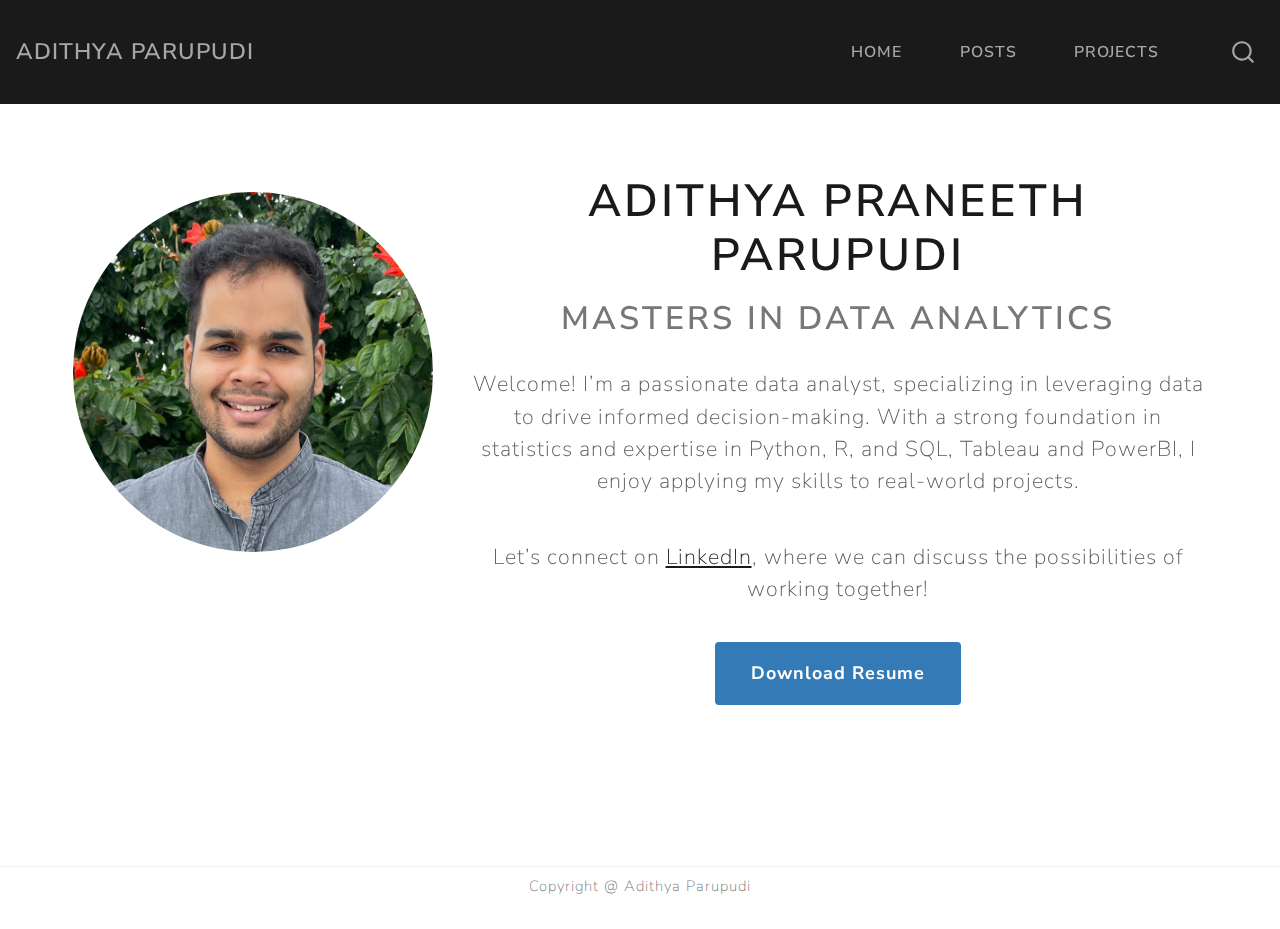
<file: docs/index.html>
<!DOCTYPE html>
<html xmlns="http://www.w3.org/1999/xhtml" lang="en" xml:lang="en"><head>

<meta charset="utf-8">
<meta name="generator" content="quarto-1.2.475">

<meta name="viewport" content="width=device-width, initial-scale=1.0, user-scalable=yes">


<title>Adithya Parupudi</title>
<style>
code{white-space: pre-wrap;}
span.smallcaps{font-variant: small-caps;}
div.columns{display: flex; gap: min(4vw, 1.5em);}
div.column{flex: auto; overflow-x: auto;}
div.hanging-indent{margin-left: 1.5em; text-indent: -1.5em;}
ul.task-list{list-style: none;}
ul.task-list li input[type="checkbox"] {
  width: 0.8em;
  margin: 0 0.8em 0.2em -1.6em;
  vertical-align: middle;
}
</style>


<script src="site_libs/quarto-nav/quarto-nav.js"></script>
<script src="site_libs/clipboard/clipboard.min.js"></script>
<script src="site_libs/quarto-search/autocomplete.umd.js"></script>
<script src="site_libs/quarto-search/fuse.min.js"></script>
<script src="site_libs/quarto-search/quarto-search.js"></script>
<meta name="quarto:offset" content="./">
<link href="./img/favicon-star.png" rel="icon" type="image/png">
<script src="site_libs/quarto-html/quarto.js"></script>
<script src="site_libs/quarto-html/popper.min.js"></script>
<script src="site_libs/quarto-html/tippy.umd.min.js"></script>
<link href="site_libs/quarto-html/tippy.css" rel="stylesheet">
<link href="site_libs/quarto-html/quarto-syntax-highlighting.css" rel="stylesheet" id="quarto-text-highlighting-styles">
<script src="site_libs/bootstrap/bootstrap.min.js"></script>
<link href="site_libs/bootstrap/bootstrap-icons.css" rel="stylesheet">
<link href="site_libs/bootstrap/bootstrap.min.css" rel="stylesheet" id="quarto-bootstrap" data-mode="light">
<script id="quarto-search-options" type="application/json">{
  "location": "navbar",
  "copy-button": false,
  "collapse-after": 3,
  "panel-placement": "end",
  "type": "overlay",
  "limit": 20,
  "language": {
    "search-no-results-text": "No results",
    "search-matching-documents-text": "matching documents",
    "search-copy-link-title": "Copy link to search",
    "search-hide-matches-text": "Hide additional matches",
    "search-more-match-text": "more match in this document",
    "search-more-matches-text": "more matches in this document",
    "search-clear-button-title": "Clear",
    "search-detached-cancel-button-title": "Cancel",
    "search-submit-button-title": "Submit"
  }
}</script>
<style>html{ scroll-behavior: smooth; }</style>
<link rel="stylesheet" href="https://cdnjs.cloudflare.com/ajax/libs/font-awesome/6.4.0/css/all.min.css" integrity="sha512-iecdLmaskl7CVkqkXNQ/ZH/XLlvWZOJyj7Yy7tcenmpD1ypASozpmT/E0iPtmFIB46ZmdtAc9eNBvH0H/ZpiBw==" crossorigin="anonymous" referrerpolicy="no-referrer">



<link rel="stylesheet" href="styles.css">
<meta property="og:title" content="">
<meta property="og:site-name" content="Adithya Parupudi">
</head>

<body class="nav-fixed">

<div id="quarto-search-results"></div>
  <header id="quarto-header" class="headroom fixed-top">
    <nav class="navbar navbar-expand-lg navbar-dark ">
      <div class="navbar-container container-fluid">
      <div class="navbar-brand-container">
    <a class="navbar-brand" href="./index.html">
    <span class="navbar-title">Adithya Parupudi</span>
    </a>
  </div>
          <button class="navbar-toggler" type="button" data-bs-toggle="collapse" data-bs-target="#navbarCollapse" aria-controls="navbarCollapse" aria-expanded="false" aria-label="Toggle navigation" onclick="if (window.quartoToggleHeadroom) { window.quartoToggleHeadroom(); }">
  <span class="navbar-toggler-icon"></span>
</button>
          <div class="collapse navbar-collapse" id="navbarCollapse">
            <ul class="navbar-nav navbar-nav-scroll ms-auto">
  <li class="nav-item">
    <a class="nav-link active" href="./index.html" aria-current="page">
 <span class="menu-text">Home</span></a>
  </li>  
  <li class="nav-item">
    <a class="nav-link" href="./posts.html">
 <span class="menu-text">Posts</span></a>
  </li>  
  <li class="nav-item">
    <a class="nav-link" href="./projects.html">
 <span class="menu-text">Projects</span></a>
  </li>  
</ul>
              <div id="quarto-search" class="" title="Search"></div>
          </div> <!-- /navcollapse -->
      </div> <!-- /container-fluid -->
    </nav>
</header>
<!-- content -->
<div id="quarto-content" class="quarto-container page-columns page-rows-contents page-layout-full page-navbar">
<!-- sidebar -->
<!-- margin-sidebar -->
    
<!-- main -->
<div class="quarto-about-jolla column-page">
 <main class="content column-page" id="quarto-document-content">
<div class="intro-container">
<img class="profile-image" src="img/ProfilePhoto.jpg" alt="Profile Photo">
<div class="intro-text">
<h1 class="intro-title">
Adithya Praneeth Parupudi
</h1>
<h2 class="intro-subtitle">
Masters in Data Analytics
</h2>
<p class="intro-description">
Welcome! I’m a passionate data analyst, specializing in leveraging data to drive informed decision-making. With a strong foundation in statistics and expertise in Python, R, and SQL, Tableau and PowerBI, I enjoy applying my skills to real-world projects.
</p>
<p class="intro-contact">
Let’s connect on <a href="https://www.linkedin.com/in/adithya-parupudi/" target="_blank">LinkedIn</a>, where we can discuss the possibilities of working together!
</p>
<!-- Resume button -->
<a href="./img/Resume.pdf" class="resume-button" target="_blank">Download Resume</a>
<div class="social-links">
<!-- Social media links -->
<p><a href="https://github.com/Adithya1243" target="_blank" class="social-link"> <i class="fab fa-github"></i> </a> <a href="https://www.linkedin.com/in/adithya-parupudi/" target="_blank" class="social-link"> <i class="fab fa-linkedin"></i> </a></p>
</div>
</div>
</div>


</main>  
</div>
 <!-- /main -->
<script id="quarto-html-after-body" type="application/javascript">
window.document.addEventListener("DOMContentLoaded", function (event) {
  const toggleBodyColorMode = (bsSheetEl) => {
    const mode = bsSheetEl.getAttribute("data-mode");
    const bodyEl = window.document.querySelector("body");
    if (mode === "dark") {
      bodyEl.classList.add("quarto-dark");
      bodyEl.classList.remove("quarto-light");
    } else {
      bodyEl.classList.add("quarto-light");
      bodyEl.classList.remove("quarto-dark");
    }
  }
  const toggleBodyColorPrimary = () => {
    const bsSheetEl = window.document.querySelector("link#quarto-bootstrap");
    if (bsSheetEl) {
      toggleBodyColorMode(bsSheetEl);
    }
  }
  toggleBodyColorPrimary();  
  const clipboard = new window.ClipboardJS('.code-copy-button', {
    target: function(trigger) {
      return trigger.previousElementSibling;
    }
  });
  clipboard.on('success', function(e) {
    // button target
    const button = e.trigger;
    // don't keep focus
    button.blur();
    // flash "checked"
    button.classList.add('code-copy-button-checked');
    var currentTitle = button.getAttribute("title");
    button.setAttribute("title", "Copied!");
    let tooltip;
    if (window.bootstrap) {
      button.setAttribute("data-bs-toggle", "tooltip");
      button.setAttribute("data-bs-placement", "left");
      button.setAttribute("data-bs-title", "Copied!");
      tooltip = new bootstrap.Tooltip(button, 
        { trigger: "manual", 
          customClass: "code-copy-button-tooltip",
          offset: [0, -8]});
      tooltip.show();    
    }
    setTimeout(function() {
      if (tooltip) {
        tooltip.hide();
        button.removeAttribute("data-bs-title");
        button.removeAttribute("data-bs-toggle");
        button.removeAttribute("data-bs-placement");
      }
      button.setAttribute("title", currentTitle);
      button.classList.remove('code-copy-button-checked');
    }, 1000);
    // clear code selection
    e.clearSelection();
  });
  function tippyHover(el, contentFn) {
    const config = {
      allowHTML: true,
      content: contentFn,
      maxWidth: 500,
      delay: 100,
      arrow: false,
      appendTo: function(el) {
          return el.parentElement;
      },
      interactive: true,
      interactiveBorder: 10,
      theme: 'quarto',
      placement: 'bottom-start'
    };
    window.tippy(el, config); 
  }
  const noterefs = window.document.querySelectorAll('a[role="doc-noteref"]');
  for (var i=0; i<noterefs.length; i++) {
    const ref = noterefs[i];
    tippyHover(ref, function() {
      // use id or data attribute instead here
      let href = ref.getAttribute('data-footnote-href') || ref.getAttribute('href');
      try { href = new URL(href).hash; } catch {}
      const id = href.replace(/^#\/?/, "");
      const note = window.document.getElementById(id);
      return note.innerHTML;
    });
  }
  const findCites = (el) => {
    const parentEl = el.parentElement;
    if (parentEl) {
      const cites = parentEl.dataset.cites;
      if (cites) {
        return {
          el,
          cites: cites.split(' ')
        };
      } else {
        return findCites(el.parentElement)
      }
    } else {
      return undefined;
    }
  };
  var bibliorefs = window.document.querySelectorAll('a[role="doc-biblioref"]');
  for (var i=0; i<bibliorefs.length; i++) {
    const ref = bibliorefs[i];
    const citeInfo = findCites(ref);
    if (citeInfo) {
      tippyHover(citeInfo.el, function() {
        var popup = window.document.createElement('div');
        citeInfo.cites.forEach(function(cite) {
          var citeDiv = window.document.createElement('div');
          citeDiv.classList.add('hanging-indent');
          citeDiv.classList.add('csl-entry');
          var biblioDiv = window.document.getElementById('ref-' + cite);
          if (biblioDiv) {
            citeDiv.innerHTML = biblioDiv.innerHTML;
          }
          popup.appendChild(citeDiv);
        });
        return popup.innerHTML;
      });
    }
  }
});
</script>
</div> <!-- /content -->
<footer class="footer">
  <div class="nav-footer">
      <div class="nav-footer-center">Copyright @ Adithya Parupudi</div>
  </div>
</footer>



<script src="site_libs/quarto-html/zenscroll-min.js"></script>
</body></html>
</file>
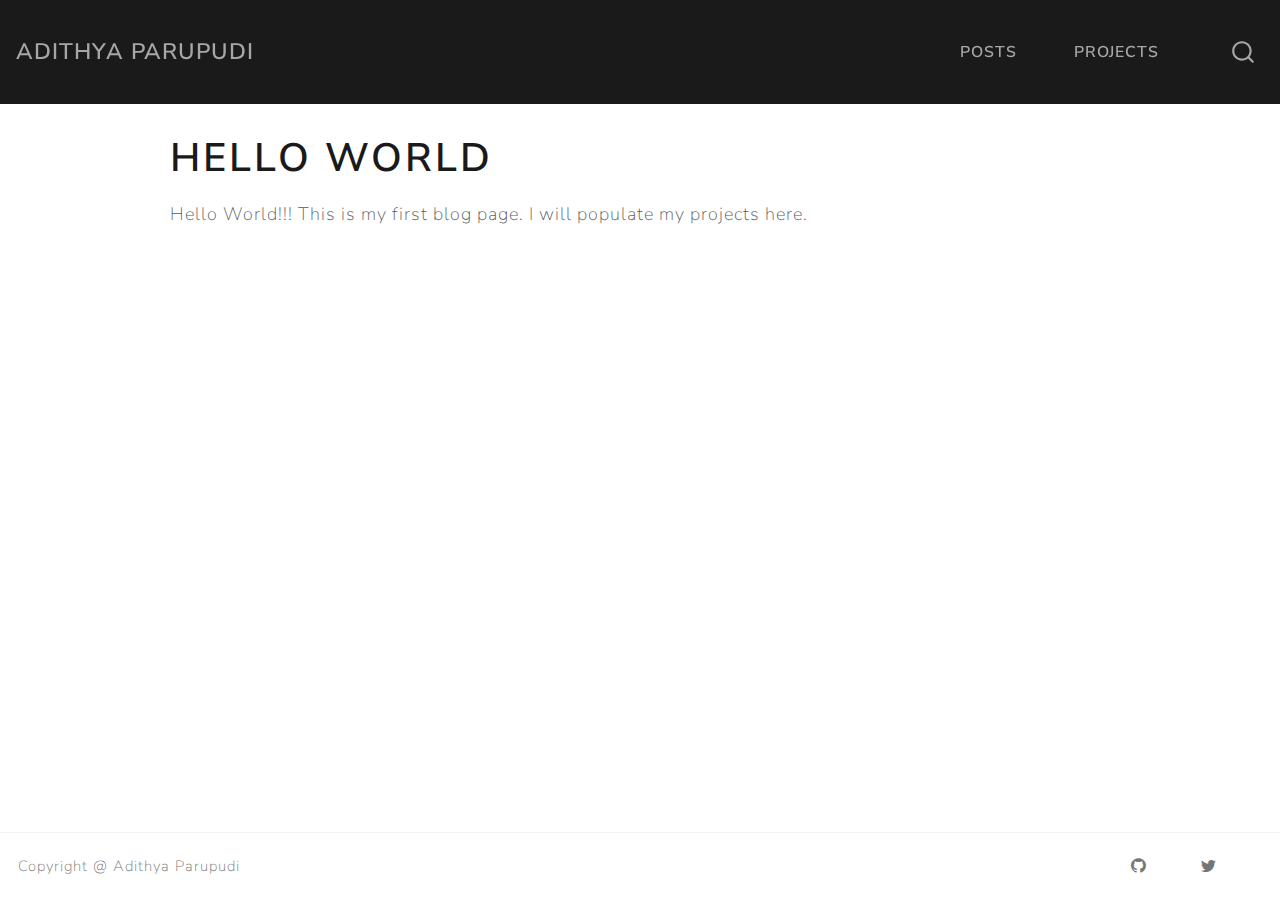
<file: docs/projects.html>
<!DOCTYPE html>
<html xmlns="http://www.w3.org/1999/xhtml" lang="en" xml:lang="en"><head>

<meta charset="utf-8">
<meta name="generator" content="quarto-1.2.475">

<meta name="viewport" content="width=device-width, initial-scale=1.0, user-scalable=yes">


<title>Adithya Parupudi - Hello World</title>
<style>
code{white-space: pre-wrap;}
span.smallcaps{font-variant: small-caps;}
div.columns{display: flex; gap: min(4vw, 1.5em);}
div.column{flex: auto; overflow-x: auto;}
div.hanging-indent{margin-left: 1.5em; text-indent: -1.5em;}
ul.task-list{list-style: none;}
ul.task-list li input[type="checkbox"] {
  width: 0.8em;
  margin: 0 0.8em 0.2em -1.6em;
  vertical-align: middle;
}
</style>


<script src="site_libs/quarto-nav/quarto-nav.js"></script>
<script src="site_libs/clipboard/clipboard.min.js"></script>
<script src="site_libs/quarto-search/autocomplete.umd.js"></script>
<script src="site_libs/quarto-search/fuse.min.js"></script>
<script src="site_libs/quarto-search/quarto-search.js"></script>
<meta name="quarto:offset" content="./">
<link href="./img/favicon-star.png" rel="icon" type="image/png">
<script src="site_libs/quarto-html/quarto.js"></script>
<script src="site_libs/quarto-html/popper.min.js"></script>
<script src="site_libs/quarto-html/tippy.umd.min.js"></script>
<script src="site_libs/quarto-html/anchor.min.js"></script>
<link href="site_libs/quarto-html/tippy.css" rel="stylesheet">
<link href="site_libs/quarto-html/quarto-syntax-highlighting.css" rel="stylesheet" id="quarto-text-highlighting-styles">
<script src="site_libs/bootstrap/bootstrap.min.js"></script>
<link href="site_libs/bootstrap/bootstrap-icons.css" rel="stylesheet">
<link href="site_libs/bootstrap/bootstrap.min.css" rel="stylesheet" id="quarto-bootstrap" data-mode="light">
<script id="quarto-search-options" type="application/json">{
  "location": "navbar",
  "copy-button": false,
  "collapse-after": 3,
  "panel-placement": "end",
  "type": "overlay",
  "limit": 20,
  "language": {
    "search-no-results-text": "No results",
    "search-matching-documents-text": "matching documents",
    "search-copy-link-title": "Copy link to search",
    "search-hide-matches-text": "Hide additional matches",
    "search-more-match-text": "more match in this document",
    "search-more-matches-text": "more matches in this document",
    "search-clear-button-title": "Clear",
    "search-detached-cancel-button-title": "Cancel",
    "search-submit-button-title": "Submit"
  }
}</script>
<style>html{ scroll-behavior: smooth; }</style>


<meta property="og:title" content="Adithya Parupudi - Hello World">
<meta property="og:description" content="Hello World!!! This is my first blog page. I will populate my projects here.">
<meta property="og:image" content="img/ProfilePhoto.jpg">
<meta property="og:site-name" content="Adithya Parupudi">
</head>

<body class="nav-fixed">

<div id="quarto-search-results"></div>
  <header id="quarto-header" class="headroom fixed-top">
    <nav class="navbar navbar-expand-lg navbar-dark ">
      <div class="navbar-container container-fluid">
      <div class="navbar-brand-container">
    <a class="navbar-brand" href="./index.html">
    <span class="navbar-title">Adithya Parupudi</span>
    </a>
  </div>
          <button class="navbar-toggler" type="button" data-bs-toggle="collapse" data-bs-target="#navbarCollapse" aria-controls="navbarCollapse" aria-expanded="false" aria-label="Toggle navigation" onclick="if (window.quartoToggleHeadroom) { window.quartoToggleHeadroom(); }">
  <span class="navbar-toggler-icon"></span>
</button>
          <div class="collapse navbar-collapse" id="navbarCollapse">
            <ul class="navbar-nav navbar-nav-scroll ms-auto">
  <li class="nav-item">
    <a class="nav-link" href="./posts.html">
 <span class="menu-text">Posts</span></a>
  </li>  
  <li class="nav-item">
    <a class="nav-link active" href="./projects.html" aria-current="page">
 <span class="menu-text">Projects</span></a>
  </li>  
</ul>
              <div id="quarto-search" class="" title="Search"></div>
          </div> <!-- /navcollapse -->
      </div> <!-- /container-fluid -->
    </nav>
</header>
<!-- content -->
<div id="quarto-content" class="quarto-container page-columns page-rows-contents page-layout-article page-navbar">
<!-- sidebar -->
<!-- margin-sidebar -->
    <div id="quarto-margin-sidebar" class="sidebar margin-sidebar">
        
    </div>
<!-- main -->
<main class="content" id="quarto-document-content">

<header id="title-block-header" class="quarto-title-block default">
<div class="quarto-title">
<h1 class="title">Hello World</h1>
</div>



<div class="quarto-title-meta">

    
  
    
  </div>
  

</header>

<p>Hello World!!! This is my first blog page. I will populate my projects here.</p>



</main> <!-- /main -->
<script id="quarto-html-after-body" type="application/javascript">
window.document.addEventListener("DOMContentLoaded", function (event) {
  const toggleBodyColorMode = (bsSheetEl) => {
    const mode = bsSheetEl.getAttribute("data-mode");
    const bodyEl = window.document.querySelector("body");
    if (mode === "dark") {
      bodyEl.classList.add("quarto-dark");
      bodyEl.classList.remove("quarto-light");
    } else {
      bodyEl.classList.add("quarto-light");
      bodyEl.classList.remove("quarto-dark");
    }
  }
  const toggleBodyColorPrimary = () => {
    const bsSheetEl = window.document.querySelector("link#quarto-bootstrap");
    if (bsSheetEl) {
      toggleBodyColorMode(bsSheetEl);
    }
  }
  toggleBodyColorPrimary();  
  const icon = "";
  const anchorJS = new window.AnchorJS();
  anchorJS.options = {
    placement: 'right',
    icon: icon
  };
  anchorJS.add('.anchored');
  const clipboard = new window.ClipboardJS('.code-copy-button', {
    target: function(trigger) {
      return trigger.previousElementSibling;
    }
  });
  clipboard.on('success', function(e) {
    // button target
    const button = e.trigger;
    // don't keep focus
    button.blur();
    // flash "checked"
    button.classList.add('code-copy-button-checked');
    var currentTitle = button.getAttribute("title");
    button.setAttribute("title", "Copied!");
    let tooltip;
    if (window.bootstrap) {
      button.setAttribute("data-bs-toggle", "tooltip");
      button.setAttribute("data-bs-placement", "left");
      button.setAttribute("data-bs-title", "Copied!");
      tooltip = new bootstrap.Tooltip(button, 
        { trigger: "manual", 
          customClass: "code-copy-button-tooltip",
          offset: [0, -8]});
      tooltip.show();    
    }
    setTimeout(function() {
      if (tooltip) {
        tooltip.hide();
        button.removeAttribute("data-bs-title");
        button.removeAttribute("data-bs-toggle");
        button.removeAttribute("data-bs-placement");
      }
      button.setAttribute("title", currentTitle);
      button.classList.remove('code-copy-button-checked');
    }, 1000);
    // clear code selection
    e.clearSelection();
  });
  function tippyHover(el, contentFn) {
    const config = {
      allowHTML: true,
      content: contentFn,
      maxWidth: 500,
      delay: 100,
      arrow: false,
      appendTo: function(el) {
          return el.parentElement;
      },
      interactive: true,
      interactiveBorder: 10,
      theme: 'quarto',
      placement: 'bottom-start'
    };
    window.tippy(el, config); 
  }
  const noterefs = window.document.querySelectorAll('a[role="doc-noteref"]');
  for (var i=0; i<noterefs.length; i++) {
    const ref = noterefs[i];
    tippyHover(ref, function() {
      // use id or data attribute instead here
      let href = ref.getAttribute('data-footnote-href') || ref.getAttribute('href');
      try { href = new URL(href).hash; } catch {}
      const id = href.replace(/^#\/?/, "");
      const note = window.document.getElementById(id);
      return note.innerHTML;
    });
  }
  const findCites = (el) => {
    const parentEl = el.parentElement;
    if (parentEl) {
      const cites = parentEl.dataset.cites;
      if (cites) {
        return {
          el,
          cites: cites.split(' ')
        };
      } else {
        return findCites(el.parentElement)
      }
    } else {
      return undefined;
    }
  };
  var bibliorefs = window.document.querySelectorAll('a[role="doc-biblioref"]');
  for (var i=0; i<bibliorefs.length; i++) {
    const ref = bibliorefs[i];
    const citeInfo = findCites(ref);
    if (citeInfo) {
      tippyHover(citeInfo.el, function() {
        var popup = window.document.createElement('div');
        citeInfo.cites.forEach(function(cite) {
          var citeDiv = window.document.createElement('div');
          citeDiv.classList.add('hanging-indent');
          citeDiv.classList.add('csl-entry');
          var biblioDiv = window.document.getElementById('ref-' + cite);
          if (biblioDiv) {
            citeDiv.innerHTML = biblioDiv.innerHTML;
          }
          popup.appendChild(citeDiv);
        });
        return popup.innerHTML;
      });
    }
  }
});
</script>
</div> <!-- /content -->
<footer class="footer">
  <div class="nav-footer">
    <div class="nav-footer-left">Copyright @ Adithya Parupudi</div>   
    <div class="nav-footer-right">
      <ul class="footer-items list-unstyled">
    <li class="nav-item compact">
    <a class="nav-link" href="https://github.com/Adithya1243">
      <i class="bi bi-github" role="img">
</i> 
    </a>
  </li>  
    <li class="nav-item compact">
    <a class="nav-link" href="https://twitter.com/">
      <i class="bi bi-twitter" role="img">
</i> 
    </a>
  </li>  
</ul>
    </div>
  </div>
</footer>



<script src="site_libs/quarto-html/zenscroll-min.js"></script>
</body></html>
</file>
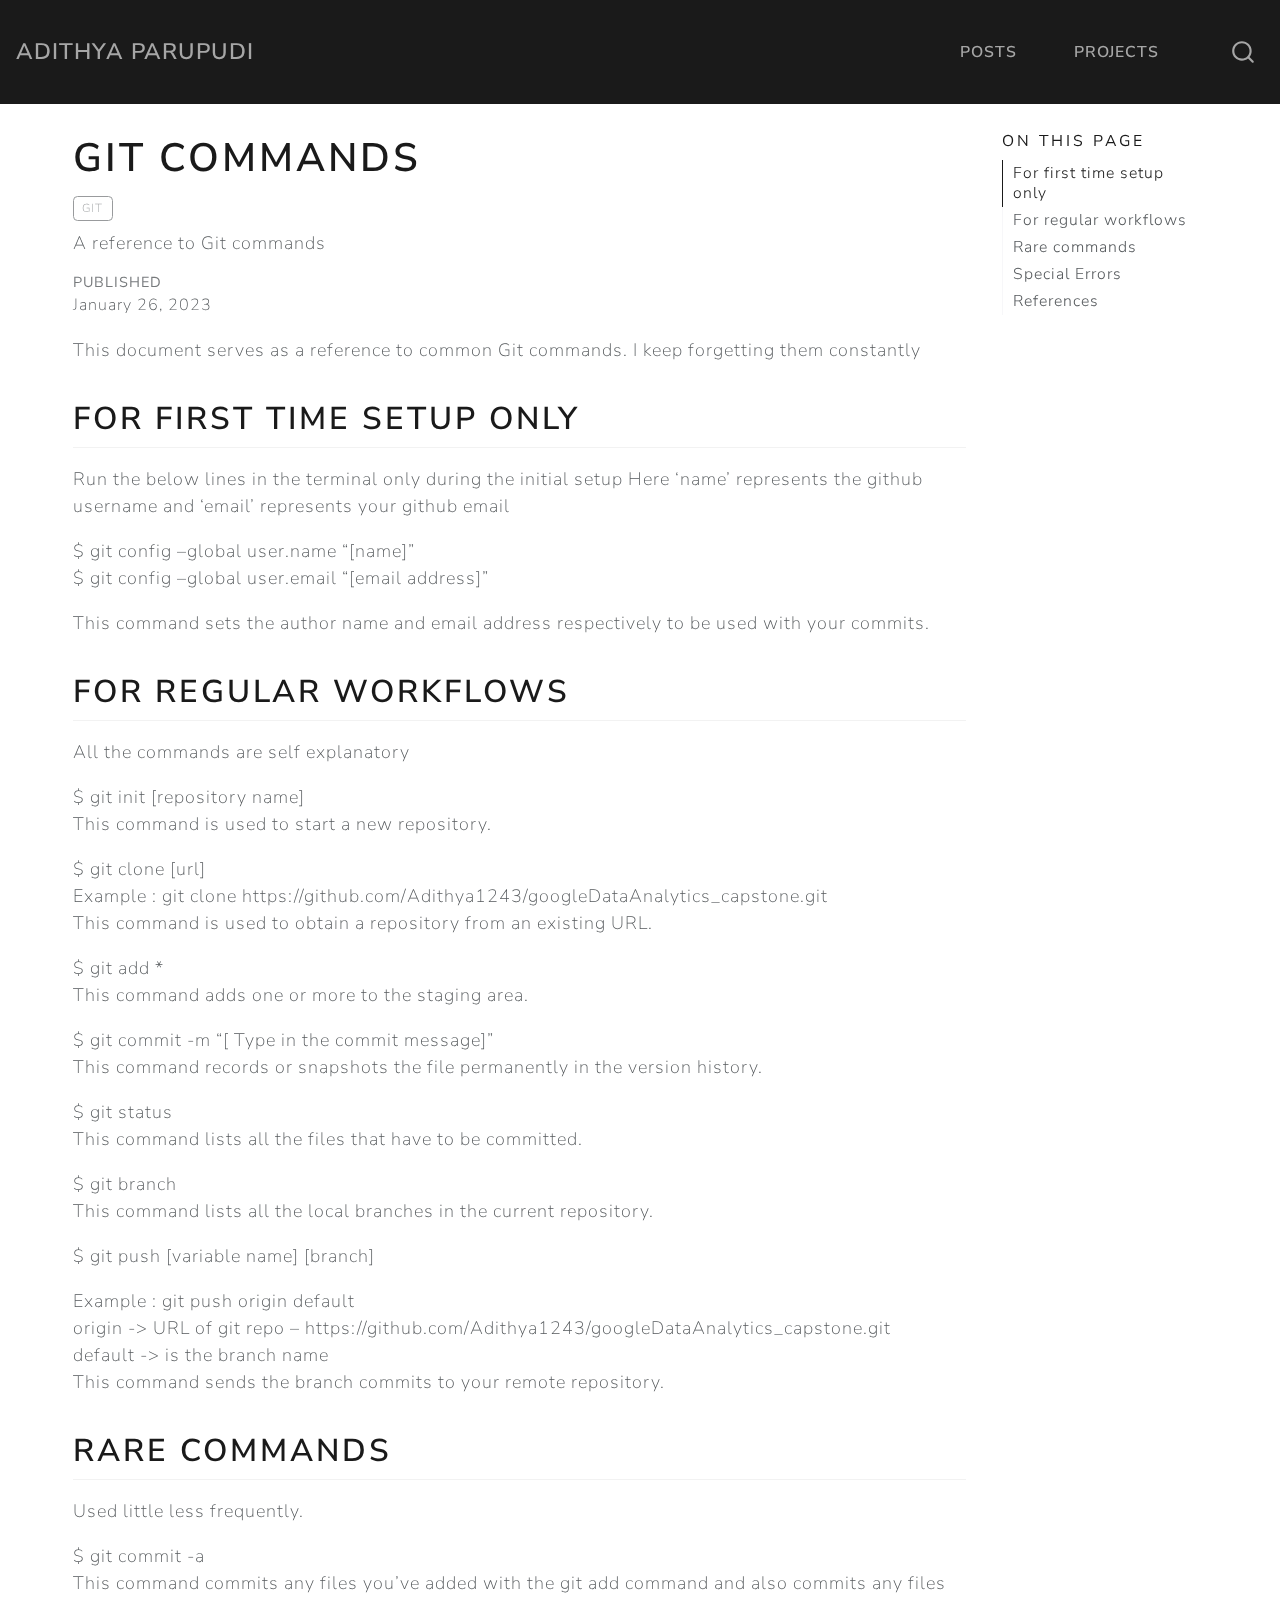
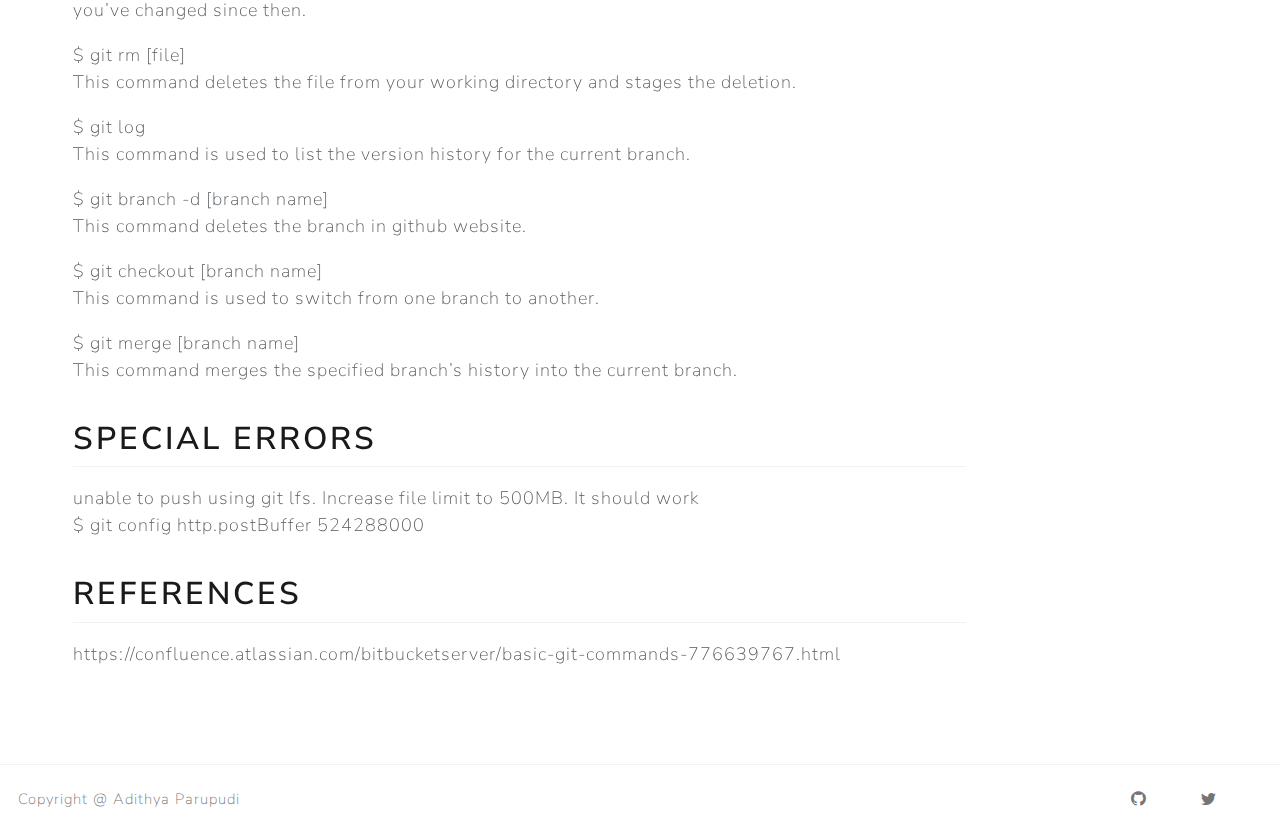
<file: docs/posts/1_git_command_ref/git_command_ref.html>
<!DOCTYPE html>
<html xmlns="http://www.w3.org/1999/xhtml" lang="en" xml:lang="en"><head>

<meta charset="utf-8">
<meta name="generator" content="quarto-1.2.475">

<meta name="viewport" content="width=device-width, initial-scale=1.0, user-scalable=yes">

<meta name="dcterms.date" content="2023-01-26">
<meta name="description" content="A reference to Git commands">

<title>Adithya Parupudi - Git Commands</title>
<style>
code{white-space: pre-wrap;}
span.smallcaps{font-variant: small-caps;}
div.columns{display: flex; gap: min(4vw, 1.5em);}
div.column{flex: auto; overflow-x: auto;}
div.hanging-indent{margin-left: 1.5em; text-indent: -1.5em;}
ul.task-list{list-style: none;}
ul.task-list li input[type="checkbox"] {
  width: 0.8em;
  margin: 0 0.8em 0.2em -1.6em;
  vertical-align: middle;
}
</style>


<script src="../../site_libs/quarto-nav/quarto-nav.js"></script>
<script src="../../site_libs/clipboard/clipboard.min.js"></script>
<script src="../../site_libs/quarto-search/autocomplete.umd.js"></script>
<script src="../../site_libs/quarto-search/fuse.min.js"></script>
<script src="../../site_libs/quarto-search/quarto-search.js"></script>
<meta name="quarto:offset" content="../../">
<link href="../../img/favicon-star.png" rel="icon" type="image/png">
<script src="../../site_libs/quarto-html/quarto.js"></script>
<script src="../../site_libs/quarto-html/popper.min.js"></script>
<script src="../../site_libs/quarto-html/tippy.umd.min.js"></script>
<script src="../../site_libs/quarto-html/anchor.min.js"></script>
<link href="../../site_libs/quarto-html/tippy.css" rel="stylesheet">
<link href="../../site_libs/quarto-html/quarto-syntax-highlighting.css" rel="stylesheet" id="quarto-text-highlighting-styles">
<script src="../../site_libs/bootstrap/bootstrap.min.js"></script>
<link href="../../site_libs/bootstrap/bootstrap-icons.css" rel="stylesheet">
<link href="../../site_libs/bootstrap/bootstrap.min.css" rel="stylesheet" id="quarto-bootstrap" data-mode="light">
<script id="quarto-search-options" type="application/json">{
  "location": "navbar",
  "copy-button": false,
  "collapse-after": 3,
  "panel-placement": "end",
  "type": "overlay",
  "limit": 20,
  "language": {
    "search-no-results-text": "No results",
    "search-matching-documents-text": "matching documents",
    "search-copy-link-title": "Copy link to search",
    "search-hide-matches-text": "Hide additional matches",
    "search-more-match-text": "more match in this document",
    "search-more-matches-text": "more matches in this document",
    "search-clear-button-title": "Clear",
    "search-detached-cancel-button-title": "Cancel",
    "search-submit-button-title": "Submit"
  }
}</script>
<style>html{ scroll-behavior: smooth; }</style>


<meta property="og:title" content="Adithya Parupudi - Git Commands">
<meta property="og:description" content="A reference to Git commands">
<meta property="og:image" content="git.png">
<meta property="og:site-name" content="Adithya Parupudi">
</head>

<body class="nav-fixed">

<div id="quarto-search-results"></div>
  <header id="quarto-header" class="headroom fixed-top">
    <nav class="navbar navbar-expand-lg navbar-dark ">
      <div class="navbar-container container-fluid">
      <div class="navbar-brand-container">
    <a class="navbar-brand" href="../../index.html">
    <span class="navbar-title">Adithya Parupudi</span>
    </a>
  </div>
          <button class="navbar-toggler" type="button" data-bs-toggle="collapse" data-bs-target="#navbarCollapse" aria-controls="navbarCollapse" aria-expanded="false" aria-label="Toggle navigation" onclick="if (window.quartoToggleHeadroom) { window.quartoToggleHeadroom(); }">
  <span class="navbar-toggler-icon"></span>
</button>
          <div class="collapse navbar-collapse" id="navbarCollapse">
            <ul class="navbar-nav navbar-nav-scroll ms-auto">
  <li class="nav-item">
    <a class="nav-link" href="../../posts.html">
 <span class="menu-text">Posts</span></a>
  </li>  
  <li class="nav-item">
    <a class="nav-link" href="../../projects.html">
 <span class="menu-text">Projects</span></a>
  </li>  
</ul>
              <div id="quarto-search" class="" title="Search"></div>
          </div> <!-- /navcollapse -->
      </div> <!-- /container-fluid -->
    </nav>
</header>
<!-- content -->
<div id="quarto-content" class="quarto-container page-columns page-rows-contents page-layout-full page-navbar">
<!-- sidebar -->
<!-- margin-sidebar -->
    <div id="quarto-margin-sidebar" class="sidebar margin-sidebar">
        <nav id="TOC" role="doc-toc" class="toc-active">
    <h2 id="toc-title">On this page</h2>
   
  <ul>
  <li><a href="#for-first-time-setup-only" id="toc-for-first-time-setup-only" class="nav-link active" data-scroll-target="#for-first-time-setup-only">For first time setup only</a></li>
  <li><a href="#for-regular-workflows" id="toc-for-regular-workflows" class="nav-link" data-scroll-target="#for-regular-workflows">For regular workflows</a></li>
  <li><a href="#rare-commands" id="toc-rare-commands" class="nav-link" data-scroll-target="#rare-commands">Rare commands</a></li>
  <li><a href="#special-errors" id="toc-special-errors" class="nav-link" data-scroll-target="#special-errors">Special Errors</a></li>
  <li><a href="#references" id="toc-references" class="nav-link" data-scroll-target="#references">References</a></li>
  </ul>
</nav>
    </div>
<!-- main -->
<main class="content column-page-left" id="quarto-document-content">

<header id="title-block-header" class="quarto-title-block default">
<div class="quarto-title">
<h1 class="title">Git Commands</h1>
  <div class="quarto-categories">
    <div class="quarto-category">git</div>
  </div>
  </div>

<div>
  <div class="description">
    A reference to Git commands
  </div>
</div>


<div class="quarto-title-meta">

    
    <div>
    <div class="quarto-title-meta-heading">Published</div>
    <div class="quarto-title-meta-contents">
      <p class="date">January 26, 2023</p>
    </div>
  </div>
  
    
  </div>
  

</header>

<p>This document serves as a reference to common Git commands. I keep forgetting them constantly</p>
<section id="for-first-time-setup-only" class="level2">
<h2 class="anchored" data-anchor-id="for-first-time-setup-only">For first time setup only</h2>
<p>Run the below lines in the terminal only during the initial setup Here ‘name’ represents the github username and ‘email’ represents your github email</p>
<p>$ git config –global user.name “[name]”<br>
$ git config –global user.email “[email address]”</p>
<p>This command sets the author name and email address respectively to be used with your commits.</p>
</section>
<section id="for-regular-workflows" class="level2">
<h2 class="anchored" data-anchor-id="for-regular-workflows">For regular workflows</h2>
<p>All the commands are self explanatory</p>
<p>$ git init [repository name] <br> This command is used to start a new repository.</p>
<p>$ git clone [url] <br> Example : git clone https://github.com/Adithya1243/googleDataAnalytics_capstone.git <br> This command is used to obtain a repository from an existing URL.</p>
<p>$ git add * <br> This command adds one or more to the staging area.<br></p>
<p>$ git commit -m “[ Type in the commit message]”<br> This command records or snapshots the file permanently in the version history.</p>
<p>$ git status<br> This command lists all the files that have to be committed.<br></p>
<p>$ git branch<br> This command lists all the local branches in the current repository.</p>
<p>$ git push [variable name] [branch]<br></p>
<p>Example : git push origin default<br> origin -&gt; URL of git repo – https://github.com/Adithya1243/googleDataAnalytics_capstone.git<br> default -&gt; is the branch name<br> This command sends the branch commits to your remote repository.<br></p>
</section>
<section id="rare-commands" class="level2">
<h2 class="anchored" data-anchor-id="rare-commands">Rare commands</h2>
<p>Used little less frequently.</p>
<p>$ git commit -a<br> This command commits any files you’ve added with the git add command and also commits any files you’ve changed since then.<br></p>
<p>$ git rm [file]<br> This command deletes the file from your working directory and stages the deletion.<br></p>
<p>$ git log<br>
This command is used to list the version history for the current branch.</p>
<p>$ git branch -d [branch name]<br>
This command deletes the branch in github website.</p>
<p>$ git checkout [branch name]<br>
This command is used to switch from one branch to another.</p>
<p>$ git merge [branch name]<br>
This command merges the specified branch’s history into the current branch.</p>
</section>
<section id="special-errors" class="level2">
<h2 class="anchored" data-anchor-id="special-errors">Special Errors</h2>
<p>unable to push using git lfs. Increase file limit to 500MB. It should work<br>
$ git config http.postBuffer 524288000</p>
</section>
<section id="references" class="level2">
<h2 class="anchored" data-anchor-id="references">References</h2>
<p>https://confluence.atlassian.com/bitbucketserver/basic-git-commands-776639767.html</p>


</section>

</main> <!-- /main -->
<script id="quarto-html-after-body" type="application/javascript">
window.document.addEventListener("DOMContentLoaded", function (event) {
  const toggleBodyColorMode = (bsSheetEl) => {
    const mode = bsSheetEl.getAttribute("data-mode");
    const bodyEl = window.document.querySelector("body");
    if (mode === "dark") {
      bodyEl.classList.add("quarto-dark");
      bodyEl.classList.remove("quarto-light");
    } else {
      bodyEl.classList.add("quarto-light");
      bodyEl.classList.remove("quarto-dark");
    }
  }
  const toggleBodyColorPrimary = () => {
    const bsSheetEl = window.document.querySelector("link#quarto-bootstrap");
    if (bsSheetEl) {
      toggleBodyColorMode(bsSheetEl);
    }
  }
  toggleBodyColorPrimary();  
  const icon = "";
  const anchorJS = new window.AnchorJS();
  anchorJS.options = {
    placement: 'right',
    icon: icon
  };
  anchorJS.add('.anchored');
  const clipboard = new window.ClipboardJS('.code-copy-button', {
    target: function(trigger) {
      return trigger.previousElementSibling;
    }
  });
  clipboard.on('success', function(e) {
    // button target
    const button = e.trigger;
    // don't keep focus
    button.blur();
    // flash "checked"
    button.classList.add('code-copy-button-checked');
    var currentTitle = button.getAttribute("title");
    button.setAttribute("title", "Copied!");
    let tooltip;
    if (window.bootstrap) {
      button.setAttribute("data-bs-toggle", "tooltip");
      button.setAttribute("data-bs-placement", "left");
      button.setAttribute("data-bs-title", "Copied!");
      tooltip = new bootstrap.Tooltip(button, 
        { trigger: "manual", 
          customClass: "code-copy-button-tooltip",
          offset: [0, -8]});
      tooltip.show();    
    }
    setTimeout(function() {
      if (tooltip) {
        tooltip.hide();
        button.removeAttribute("data-bs-title");
        button.removeAttribute("data-bs-toggle");
        button.removeAttribute("data-bs-placement");
      }
      button.setAttribute("title", currentTitle);
      button.classList.remove('code-copy-button-checked');
    }, 1000);
    // clear code selection
    e.clearSelection();
  });
  function tippyHover(el, contentFn) {
    const config = {
      allowHTML: true,
      content: contentFn,
      maxWidth: 500,
      delay: 100,
      arrow: false,
      appendTo: function(el) {
          return el.parentElement;
      },
      interactive: true,
      interactiveBorder: 10,
      theme: 'quarto',
      placement: 'bottom-start'
    };
    window.tippy(el, config); 
  }
  const noterefs = window.document.querySelectorAll('a[role="doc-noteref"]');
  for (var i=0; i<noterefs.length; i++) {
    const ref = noterefs[i];
    tippyHover(ref, function() {
      // use id or data attribute instead here
      let href = ref.getAttribute('data-footnote-href') || ref.getAttribute('href');
      try { href = new URL(href).hash; } catch {}
      const id = href.replace(/^#\/?/, "");
      const note = window.document.getElementById(id);
      return note.innerHTML;
    });
  }
  const findCites = (el) => {
    const parentEl = el.parentElement;
    if (parentEl) {
      const cites = parentEl.dataset.cites;
      if (cites) {
        return {
          el,
          cites: cites.split(' ')
        };
      } else {
        return findCites(el.parentElement)
      }
    } else {
      return undefined;
    }
  };
  var bibliorefs = window.document.querySelectorAll('a[role="doc-biblioref"]');
  for (var i=0; i<bibliorefs.length; i++) {
    const ref = bibliorefs[i];
    const citeInfo = findCites(ref);
    if (citeInfo) {
      tippyHover(citeInfo.el, function() {
        var popup = window.document.createElement('div');
        citeInfo.cites.forEach(function(cite) {
          var citeDiv = window.document.createElement('div');
          citeDiv.classList.add('hanging-indent');
          citeDiv.classList.add('csl-entry');
          var biblioDiv = window.document.getElementById('ref-' + cite);
          if (biblioDiv) {
            citeDiv.innerHTML = biblioDiv.innerHTML;
          }
          popup.appendChild(citeDiv);
        });
        return popup.innerHTML;
      });
    }
  }
});
</script>
</div> <!-- /content -->
<footer class="footer">
  <div class="nav-footer">
    <div class="nav-footer-left">Copyright @ Adithya Parupudi</div>   
    <div class="nav-footer-right">
      <ul class="footer-items list-unstyled">
    <li class="nav-item compact">
    <a class="nav-link" href="https://github.com/Adithya1243">
      <i class="bi bi-github" role="img">
</i> 
    </a>
  </li>  
    <li class="nav-item compact">
    <a class="nav-link" href="https://twitter.com/">
      <i class="bi bi-twitter" role="img">
</i> 
    </a>
  </li>  
</ul>
    </div>
  </div>
</footer>



<script src="../../site_libs/quarto-html/zenscroll-min.js"></script>
</body></html>
</file>
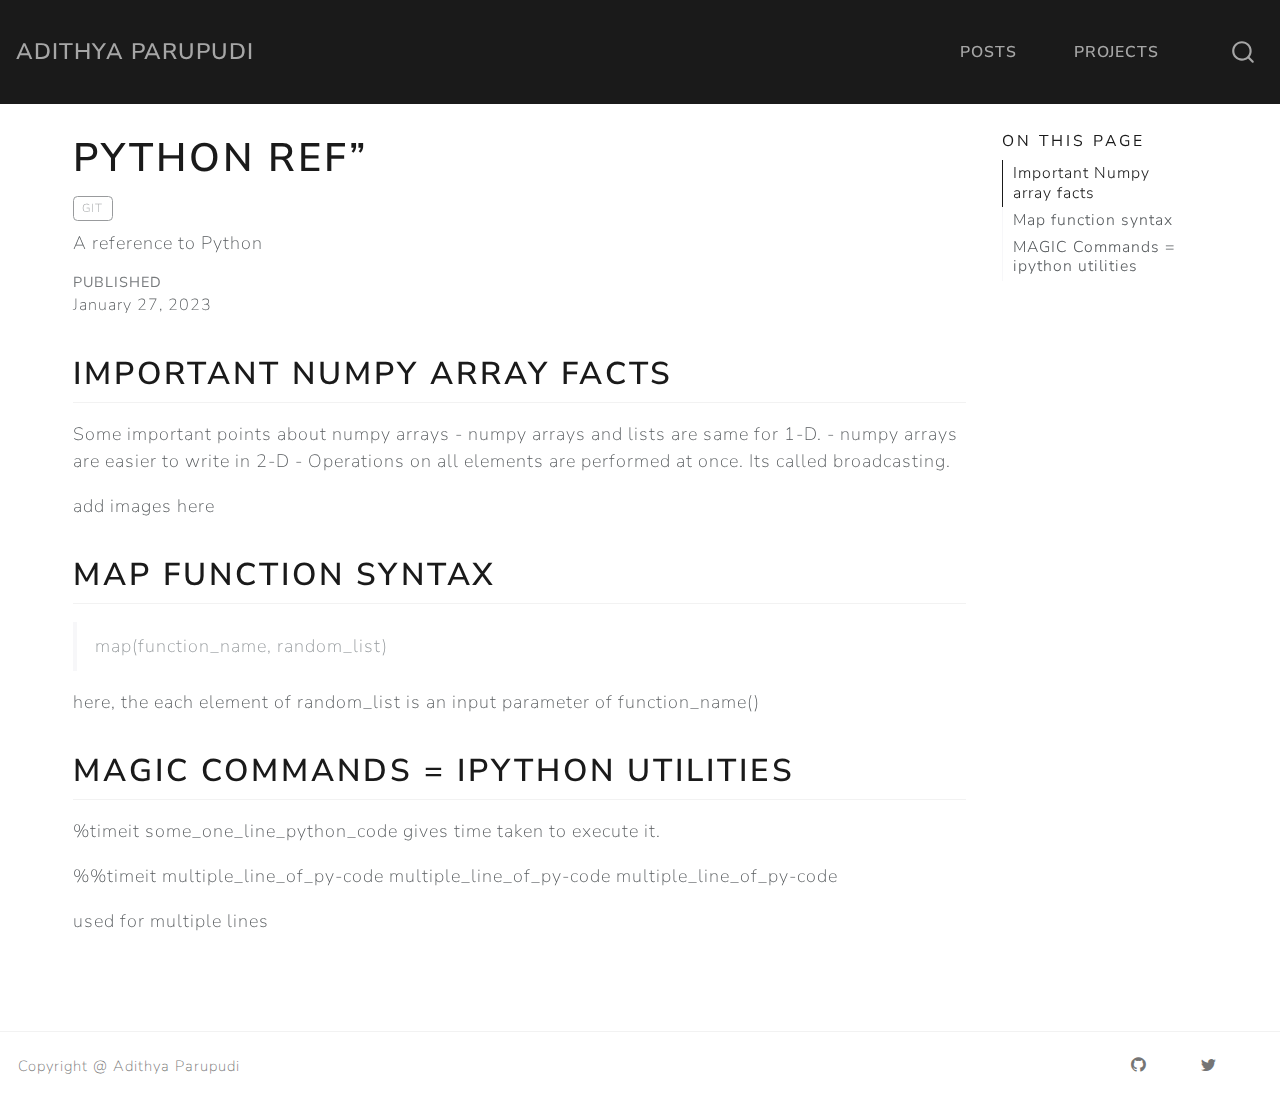
<file: docs/posts/2_python_ref/python_ref.html>
<!DOCTYPE html>
<html xmlns="http://www.w3.org/1999/xhtml" lang="en" xml:lang="en"><head>

<meta charset="utf-8">
<meta name="generator" content="quarto-1.1.189">

<meta name="viewport" content="width=device-width, initial-scale=1.0, user-scalable=yes">

<meta name="dcterms.date" content="2023-01-27">
<meta name="description" content="A reference to Python">

<title>Adithya Parupudi - Python Ref”</title>
<style>
code{white-space: pre-wrap;}
span.smallcaps{font-variant: small-caps;}
div.columns{display: flex; gap: min(4vw, 1.5em);}
div.column{flex: auto; overflow-x: auto;}
div.hanging-indent{margin-left: 1.5em; text-indent: -1.5em;}
ul.task-list{list-style: none;}
ul.task-list li input[type="checkbox"] {
  width: 0.8em;
  margin: 0 0.8em 0.2em -1.6em;
  vertical-align: middle;
}
</style>


<script src="../../site_libs/quarto-nav/quarto-nav.js"></script>
<script src="../../site_libs/clipboard/clipboard.min.js"></script>
<script src="../../site_libs/quarto-search/autocomplete.umd.js"></script>
<script src="../../site_libs/quarto-search/fuse.min.js"></script>
<script src="../../site_libs/quarto-search/quarto-search.js"></script>
<meta name="quarto:offset" content="../../">
<link href="../../img/favicon-star.png" rel="icon" type="image/png">
<script src="../../site_libs/quarto-html/quarto.js"></script>
<script src="../../site_libs/quarto-html/popper.min.js"></script>
<script src="../../site_libs/quarto-html/tippy.umd.min.js"></script>
<script src="../../site_libs/quarto-html/anchor.min.js"></script>
<link href="../../site_libs/quarto-html/tippy.css" rel="stylesheet">
<link href="../../site_libs/quarto-html/quarto-syntax-highlighting.css" rel="stylesheet" id="quarto-text-highlighting-styles">
<script src="../../site_libs/bootstrap/bootstrap.min.js"></script>
<link href="../../site_libs/bootstrap/bootstrap-icons.css" rel="stylesheet">
<link href="../../site_libs/bootstrap/bootstrap.min.css" rel="stylesheet" id="quarto-bootstrap" data-mode="light">
<script id="quarto-search-options" type="application/json">{
  "location": "navbar",
  "copy-button": false,
  "collapse-after": 3,
  "panel-placement": "end",
  "type": "overlay",
  "limit": 20,
  "language": {
    "search-no-results-text": "No results",
    "search-matching-documents-text": "matching documents",
    "search-copy-link-title": "Copy link to search",
    "search-hide-matches-text": "Hide additional matches",
    "search-more-match-text": "more match in this document",
    "search-more-matches-text": "more matches in this document",
    "search-clear-button-title": "Clear",
    "search-detached-cancel-button-title": "Cancel",
    "search-submit-button-title": "Submit"
  }
}</script>
<style>html{ scroll-behavior: smooth; }</style>


<meta property="og:title" content="Adithya Parupudi - Python Ref”">
<meta property="og:description" content="A reference to Python">
<meta property="og:image" content="git.png">
<meta property="og:site-name" content="Adithya Parupudi">
</head>

<body class="nav-fixed">

<div id="quarto-search-results"></div>
  <header id="quarto-header" class="headroom fixed-top">
    <nav class="navbar navbar-expand-lg navbar-dark ">
      <div class="navbar-container container-fluid">
      <div class="navbar-brand-container">
    <a class="navbar-brand" href="../../index.html">
    <span class="navbar-title">Adithya Parupudi</span>
    </a>
  </div>
          <button class="navbar-toggler" type="button" data-bs-toggle="collapse" data-bs-target="#navbarCollapse" aria-controls="navbarCollapse" aria-expanded="false" aria-label="Toggle navigation" onclick="if (window.quartoToggleHeadroom) { window.quartoToggleHeadroom(); }">
  <span class="navbar-toggler-icon"></span>
</button>
          <div class="collapse navbar-collapse" id="navbarCollapse">
            <ul class="navbar-nav navbar-nav-scroll ms-auto">
  <li class="nav-item">
    <a class="nav-link" href="../../posts.html">Posts</a>
  </li>  
  <li class="nav-item">
    <a class="nav-link" href="../../projects.html">Projects</a>
  </li>  
</ul>
              <div id="quarto-search" class="" title="Search"></div>
          </div> <!-- /navcollapse -->
      </div> <!-- /container-fluid -->
    </nav>
</header>
<!-- content -->
<div id="quarto-content" class="quarto-container page-columns page-rows-contents page-layout-full page-navbar">
<!-- sidebar -->
<!-- margin-sidebar -->
    <div id="quarto-margin-sidebar" class="sidebar margin-sidebar">
        <nav id="TOC" role="doc-toc" class="toc-active">
    <h2 id="toc-title">On this page</h2>
   
  <ul>
  <li><a href="#important-numpy-array-facts" id="toc-important-numpy-array-facts" class="nav-link active" data-scroll-target="#important-numpy-array-facts">Important Numpy array facts</a></li>
  <li><a href="#map-function-syntax" id="toc-map-function-syntax" class="nav-link" data-scroll-target="#map-function-syntax">Map function syntax</a></li>
  <li><a href="#magic-commands-ipython-utilities" id="toc-magic-commands-ipython-utilities" class="nav-link" data-scroll-target="#magic-commands-ipython-utilities">MAGIC Commands = ipython utilities</a></li>
  </ul>
</nav>
    </div>
<!-- main -->
<main class="content column-page-left" id="quarto-document-content">

<header id="title-block-header" class="quarto-title-block default">
<div class="quarto-title">
<h1 class="title">Python Ref”</h1>
  <div class="quarto-categories">
    <div class="quarto-category">git</div>
  </div>
  </div>

<div>
  <div class="description">
    A reference to Python
  </div>
</div>


<div class="quarto-title-meta">

    
    <div>
    <div class="quarto-title-meta-heading">Published</div>
    <div class="quarto-title-meta-contents">
      <p class="date">January 27, 2023</p>
    </div>
  </div>
    
  </div>
  

</header>

<section id="important-numpy-array-facts" class="level2">
<h2 class="anchored" data-anchor-id="important-numpy-array-facts">Important Numpy array facts</h2>
<p>Some important points about numpy arrays - numpy arrays and lists are same for 1-D. - numpy arrays are easier to write in 2-D - Operations on all elements are performed at once. Its called broadcasting.</p>
<p>add images here</p>
</section>
<section id="map-function-syntax" class="level2">
<h2 class="anchored" data-anchor-id="map-function-syntax">Map function syntax</h2>
<blockquote class="blockquote">
<p>map(function_name, random_list)</p>
</blockquote>
<p>here, the each element of random_list is an input parameter of function_name()</p>
</section>
<section id="magic-commands-ipython-utilities" class="level2">
<h2 class="anchored" data-anchor-id="magic-commands-ipython-utilities">MAGIC Commands = ipython utilities</h2>
<p>%timeit some_one_line_python_code gives time taken to execute it.</p>
<p>%%timeit multiple_line_of_py-code multiple_line_of_py-code multiple_line_of_py-code</p>
<p>used for multiple lines</p>


</section>

</main> <!-- /main -->
<script id="quarto-html-after-body" type="application/javascript">
window.document.addEventListener("DOMContentLoaded", function (event) {
  const toggleBodyColorMode = (bsSheetEl) => {
    const mode = bsSheetEl.getAttribute("data-mode");
    const bodyEl = window.document.querySelector("body");
    if (mode === "dark") {
      bodyEl.classList.add("quarto-dark");
      bodyEl.classList.remove("quarto-light");
    } else {
      bodyEl.classList.add("quarto-light");
      bodyEl.classList.remove("quarto-dark");
    }
  }
  const toggleBodyColorPrimary = () => {
    const bsSheetEl = window.document.querySelector("link#quarto-bootstrap");
    if (bsSheetEl) {
      toggleBodyColorMode(bsSheetEl);
    }
  }
  toggleBodyColorPrimary();  
  const icon = "";
  const anchorJS = new window.AnchorJS();
  anchorJS.options = {
    placement: 'right',
    icon: icon
  };
  anchorJS.add('.anchored');
  const clipboard = new window.ClipboardJS('.code-copy-button', {
    target: function(trigger) {
      return trigger.previousElementSibling;
    }
  });
  clipboard.on('success', function(e) {
    // button target
    const button = e.trigger;
    // don't keep focus
    button.blur();
    // flash "checked"
    button.classList.add('code-copy-button-checked');
    var currentTitle = button.getAttribute("title");
    button.setAttribute("title", "Copied!");
    setTimeout(function() {
      button.setAttribute("title", currentTitle);
      button.classList.remove('code-copy-button-checked');
    }, 1000);
    // clear code selection
    e.clearSelection();
  });
  function tippyHover(el, contentFn) {
    const config = {
      allowHTML: true,
      content: contentFn,
      maxWidth: 500,
      delay: 100,
      arrow: false,
      appendTo: function(el) {
          return el.parentElement;
      },
      interactive: true,
      interactiveBorder: 10,
      theme: 'quarto',
      placement: 'bottom-start'
    };
    window.tippy(el, config); 
  }
  const noterefs = window.document.querySelectorAll('a[role="doc-noteref"]');
  for (var i=0; i<noterefs.length; i++) {
    const ref = noterefs[i];
    tippyHover(ref, function() {
      // use id or data attribute instead here
      let href = ref.getAttribute('data-footnote-href') || ref.getAttribute('href');
      try { href = new URL(href).hash; } catch {}
      const id = href.replace(/^#\/?/, "");
      const note = window.document.getElementById(id);
      return note.innerHTML;
    });
  }
  var bibliorefs = window.document.querySelectorAll('a[role="doc-biblioref"]');
  for (var i=0; i<bibliorefs.length; i++) {
    const ref = bibliorefs[i];
    const cites = ref.parentNode.getAttribute('data-cites').split(' ');
    tippyHover(ref, function() {
      var popup = window.document.createElement('div');
      cites.forEach(function(cite) {
        var citeDiv = window.document.createElement('div');
        citeDiv.classList.add('hanging-indent');
        citeDiv.classList.add('csl-entry');
        var biblioDiv = window.document.getElementById('ref-' + cite);
        if (biblioDiv) {
          citeDiv.innerHTML = biblioDiv.innerHTML;
        }
        popup.appendChild(citeDiv);
      });
      return popup.innerHTML;
    });
  }
});
</script>
</div> <!-- /content -->
<footer class="footer">
  <div class="nav-footer">
    <div class="nav-footer-left">Copyright @ Adithya Parupudi</div>   
    <div class="nav-footer-right">
      <ul class="footer-items list-unstyled">
    <li class="nav-item compact">
    <a class="nav-link" href="https://github.com/Adithya1243">
      <i class="bi bi-github" role="img">
</i> 
    </a>
  </li>  
    <li class="nav-item compact">
    <a class="nav-link" href="https://twitter.com/">
      <i class="bi bi-twitter" role="img">
</i> 
    </a>
  </li>  
</ul>
    </div>
  </div>
</footer>



<script src="../../site_libs/quarto-html/zenscroll-min.js"></script>
</body></html>
</file>
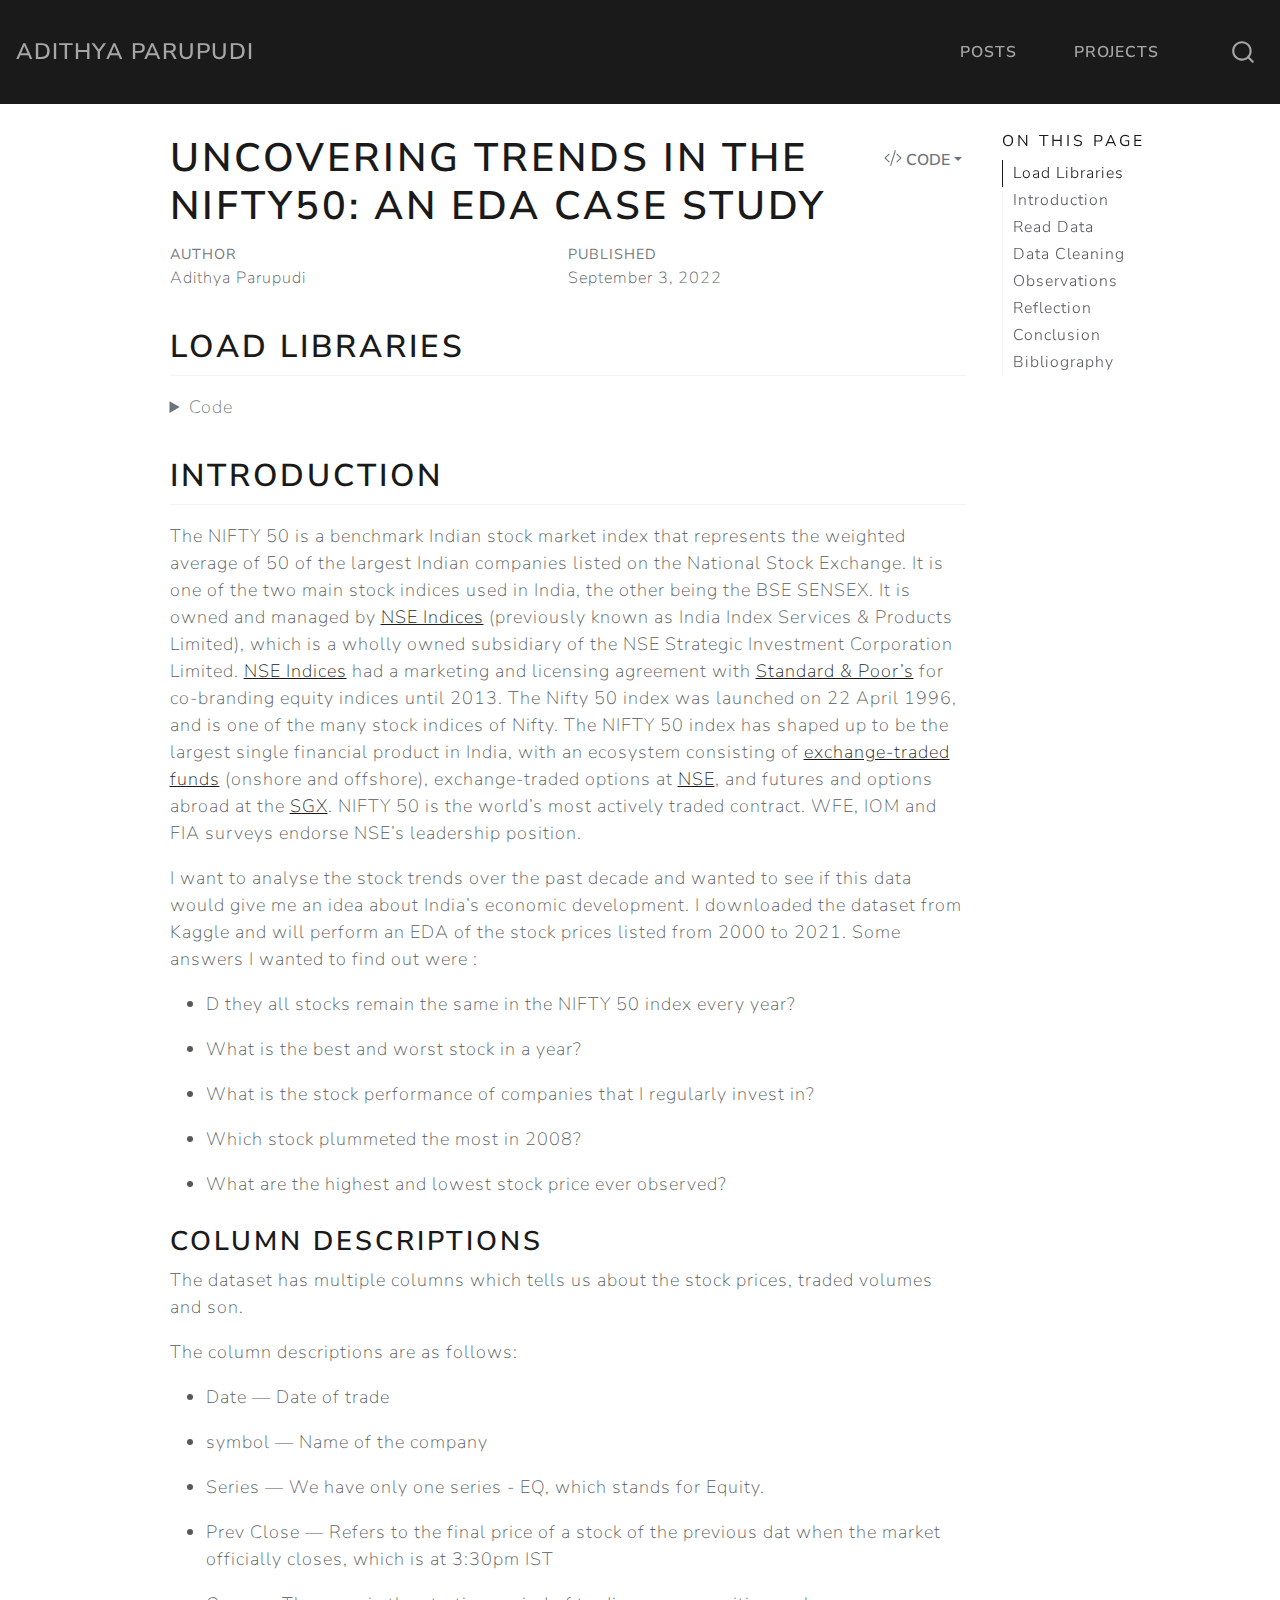
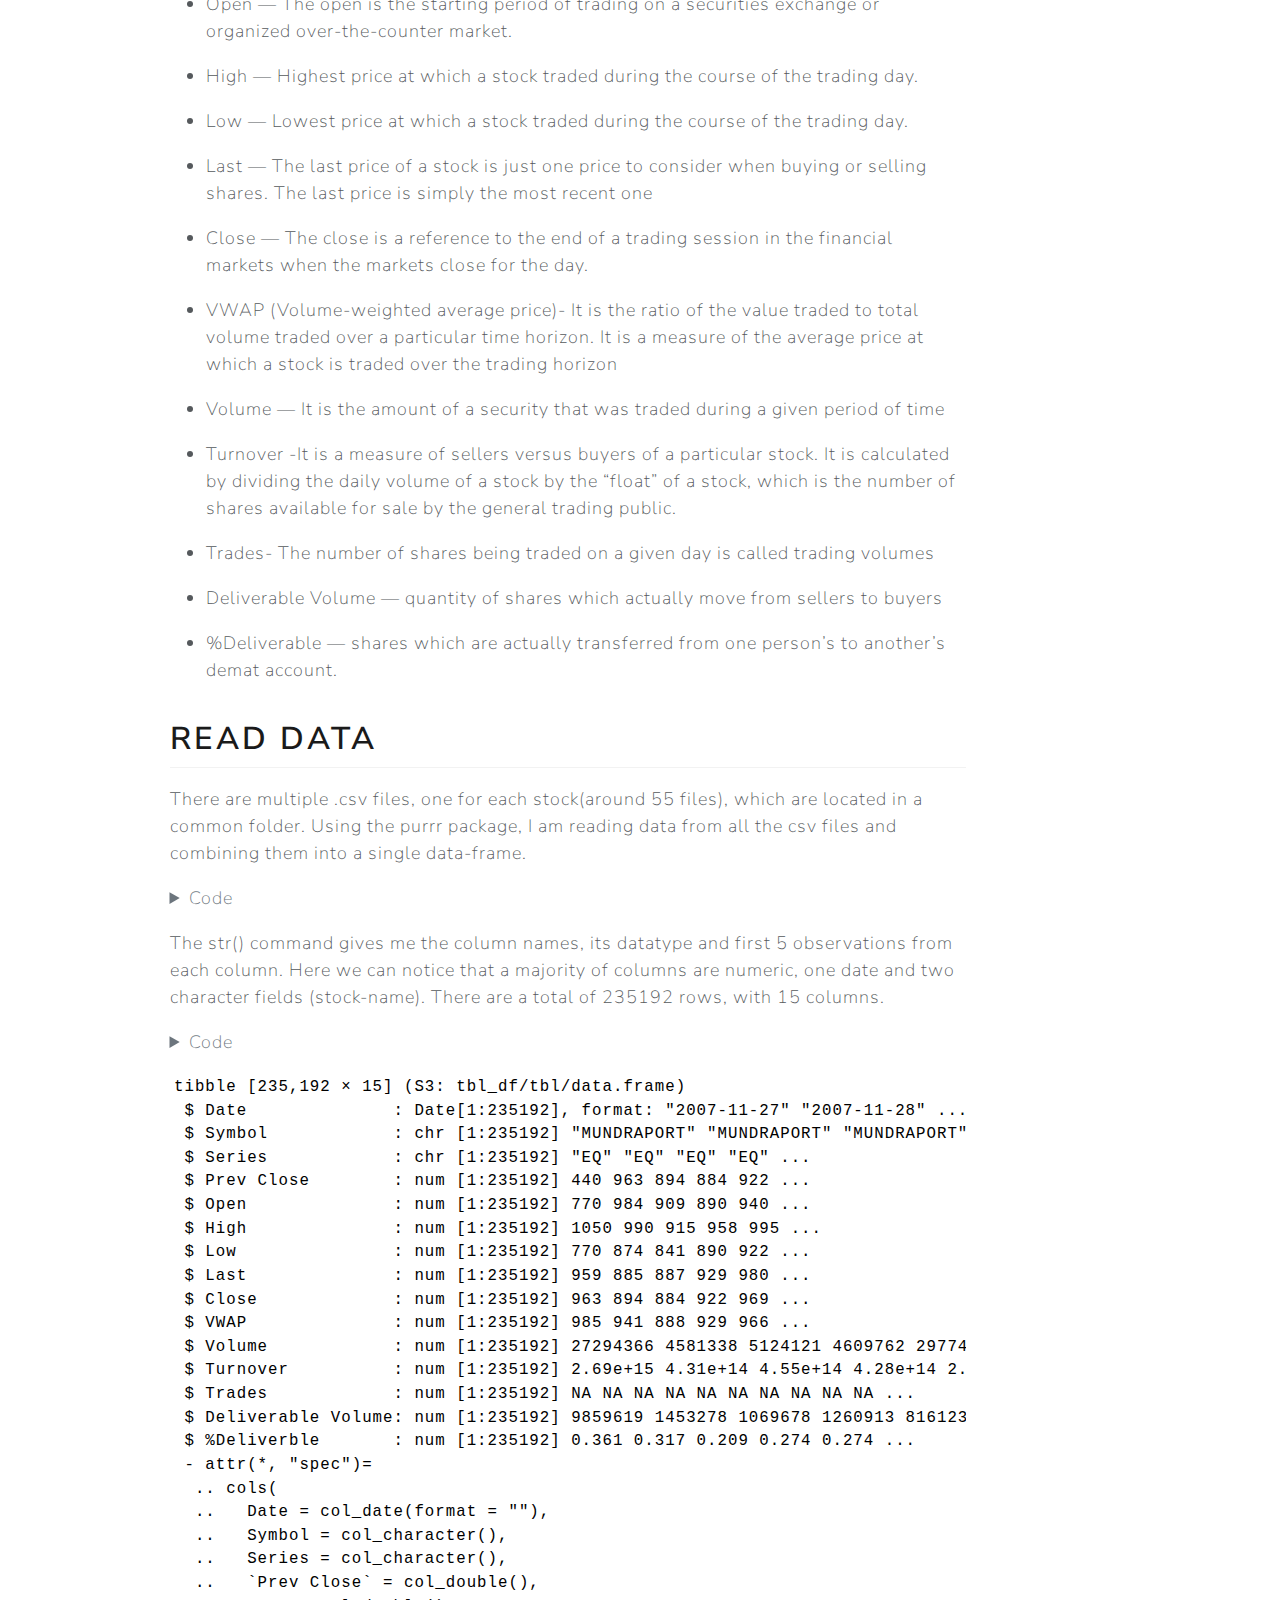
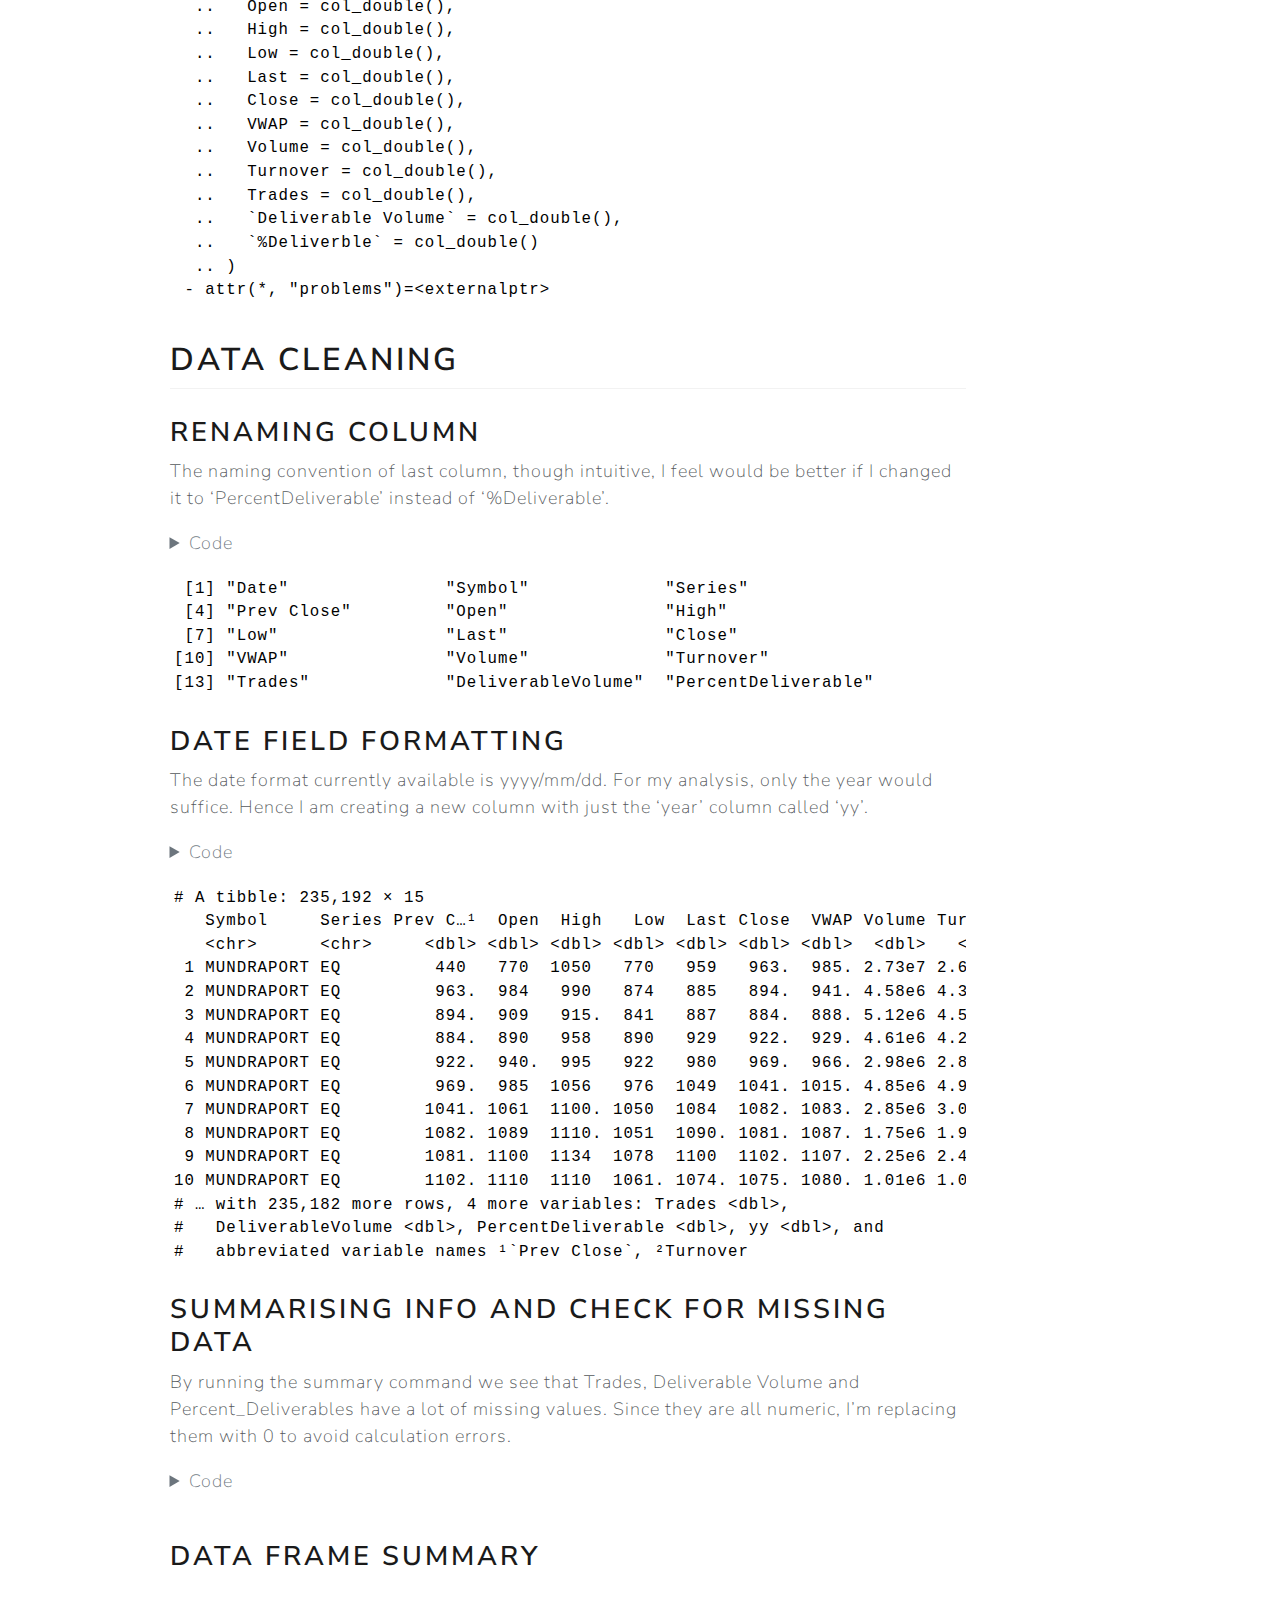
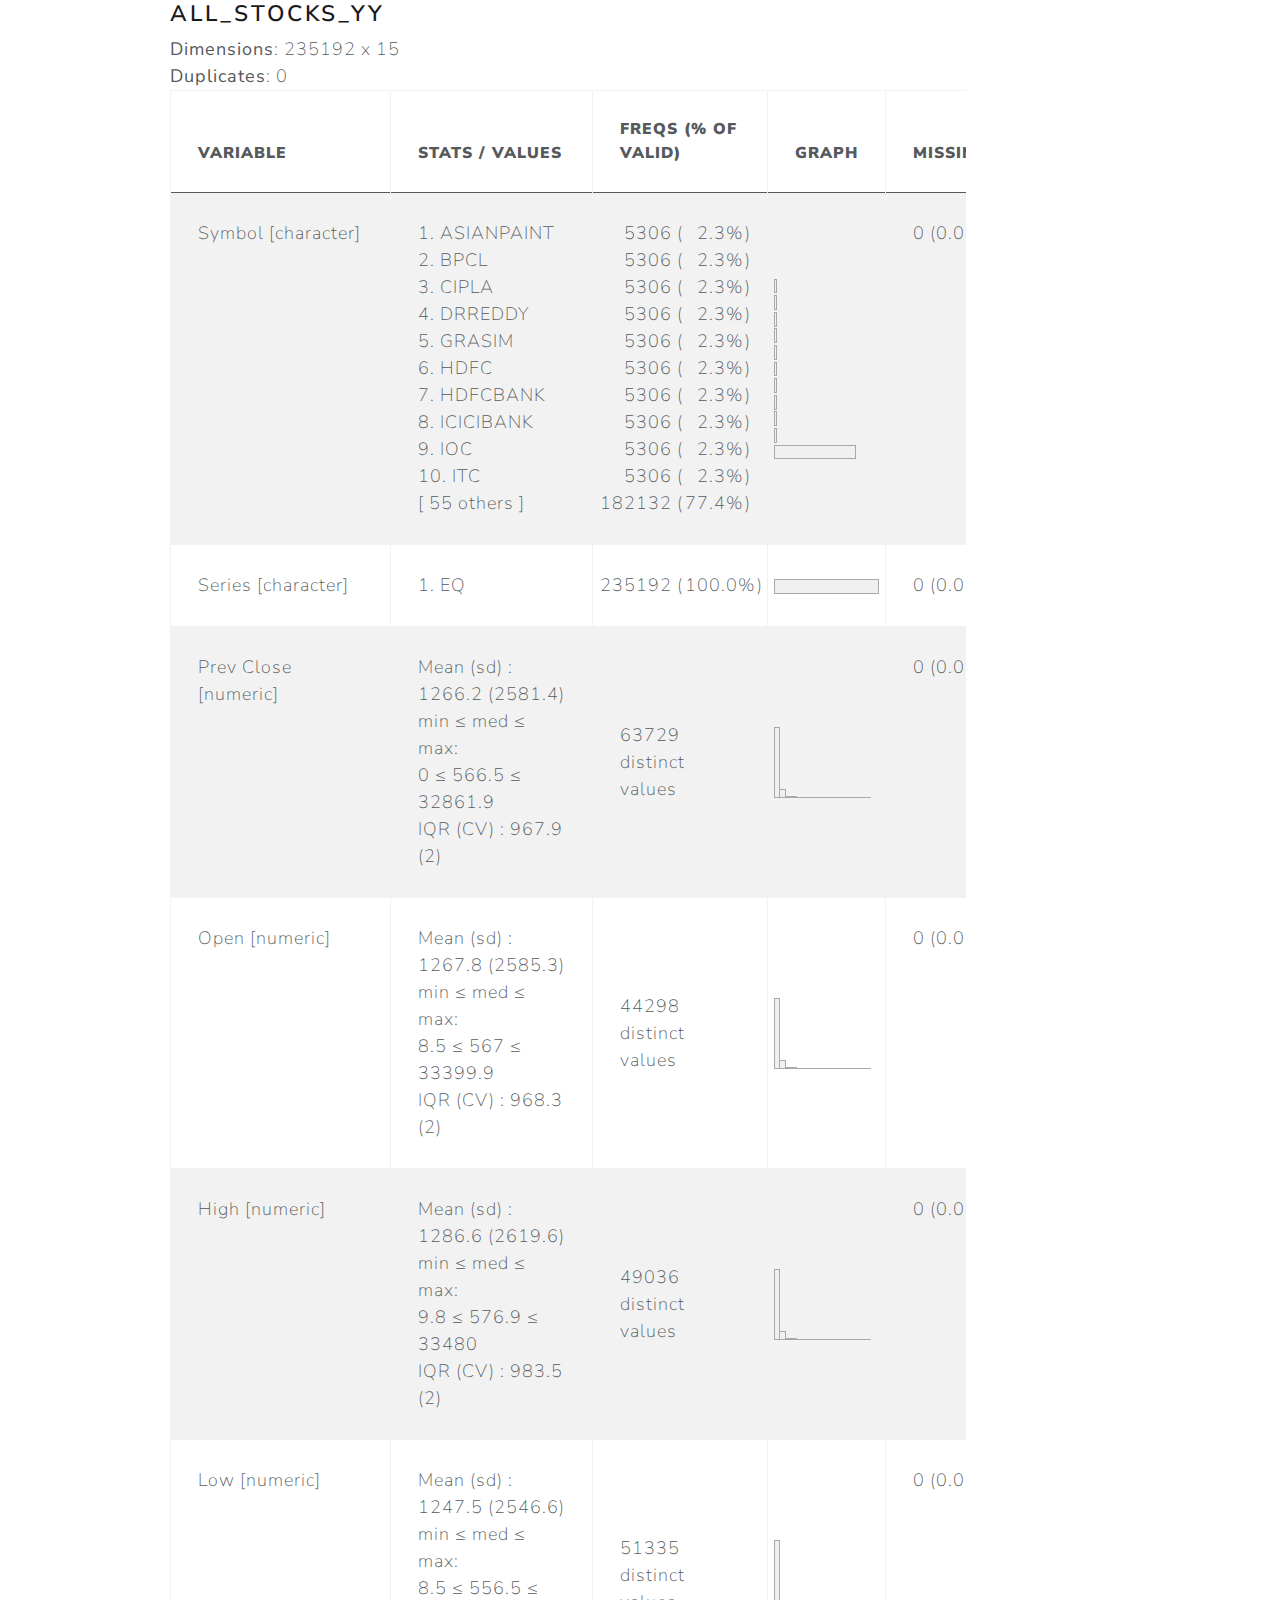
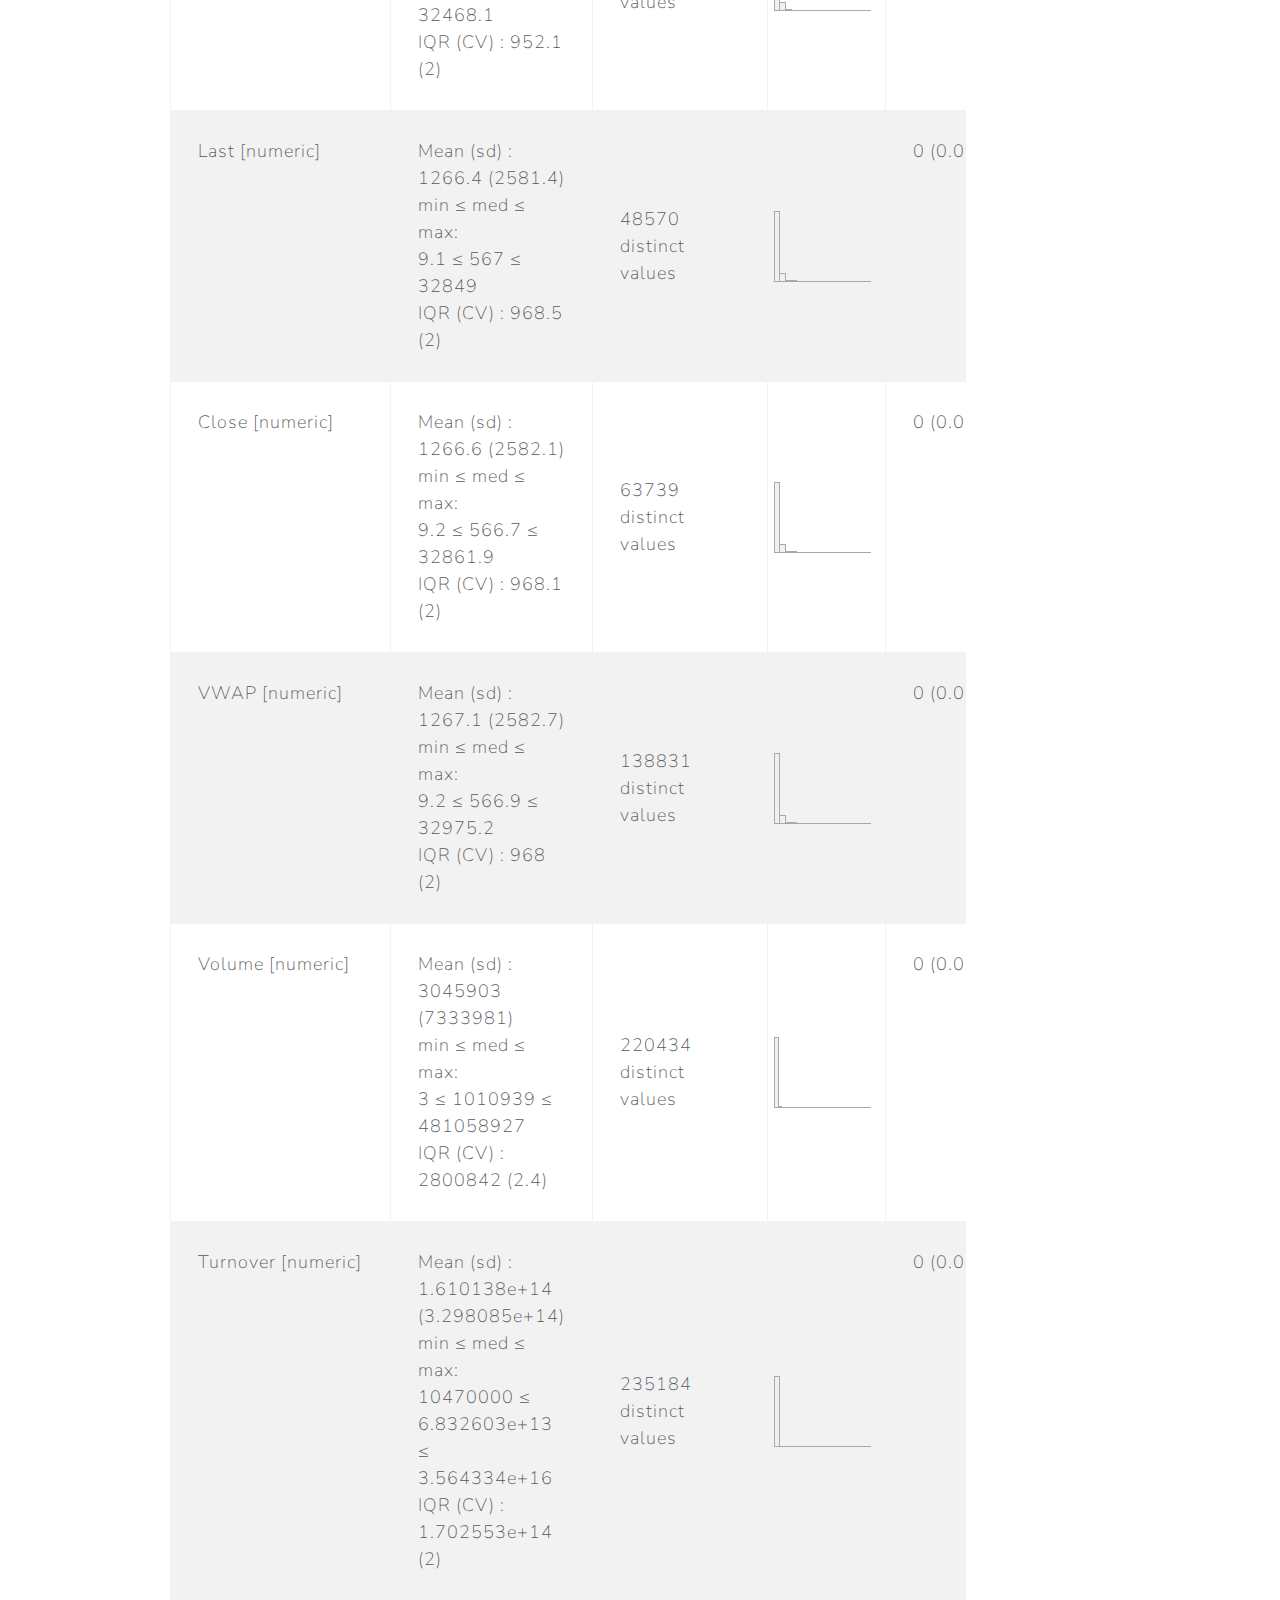
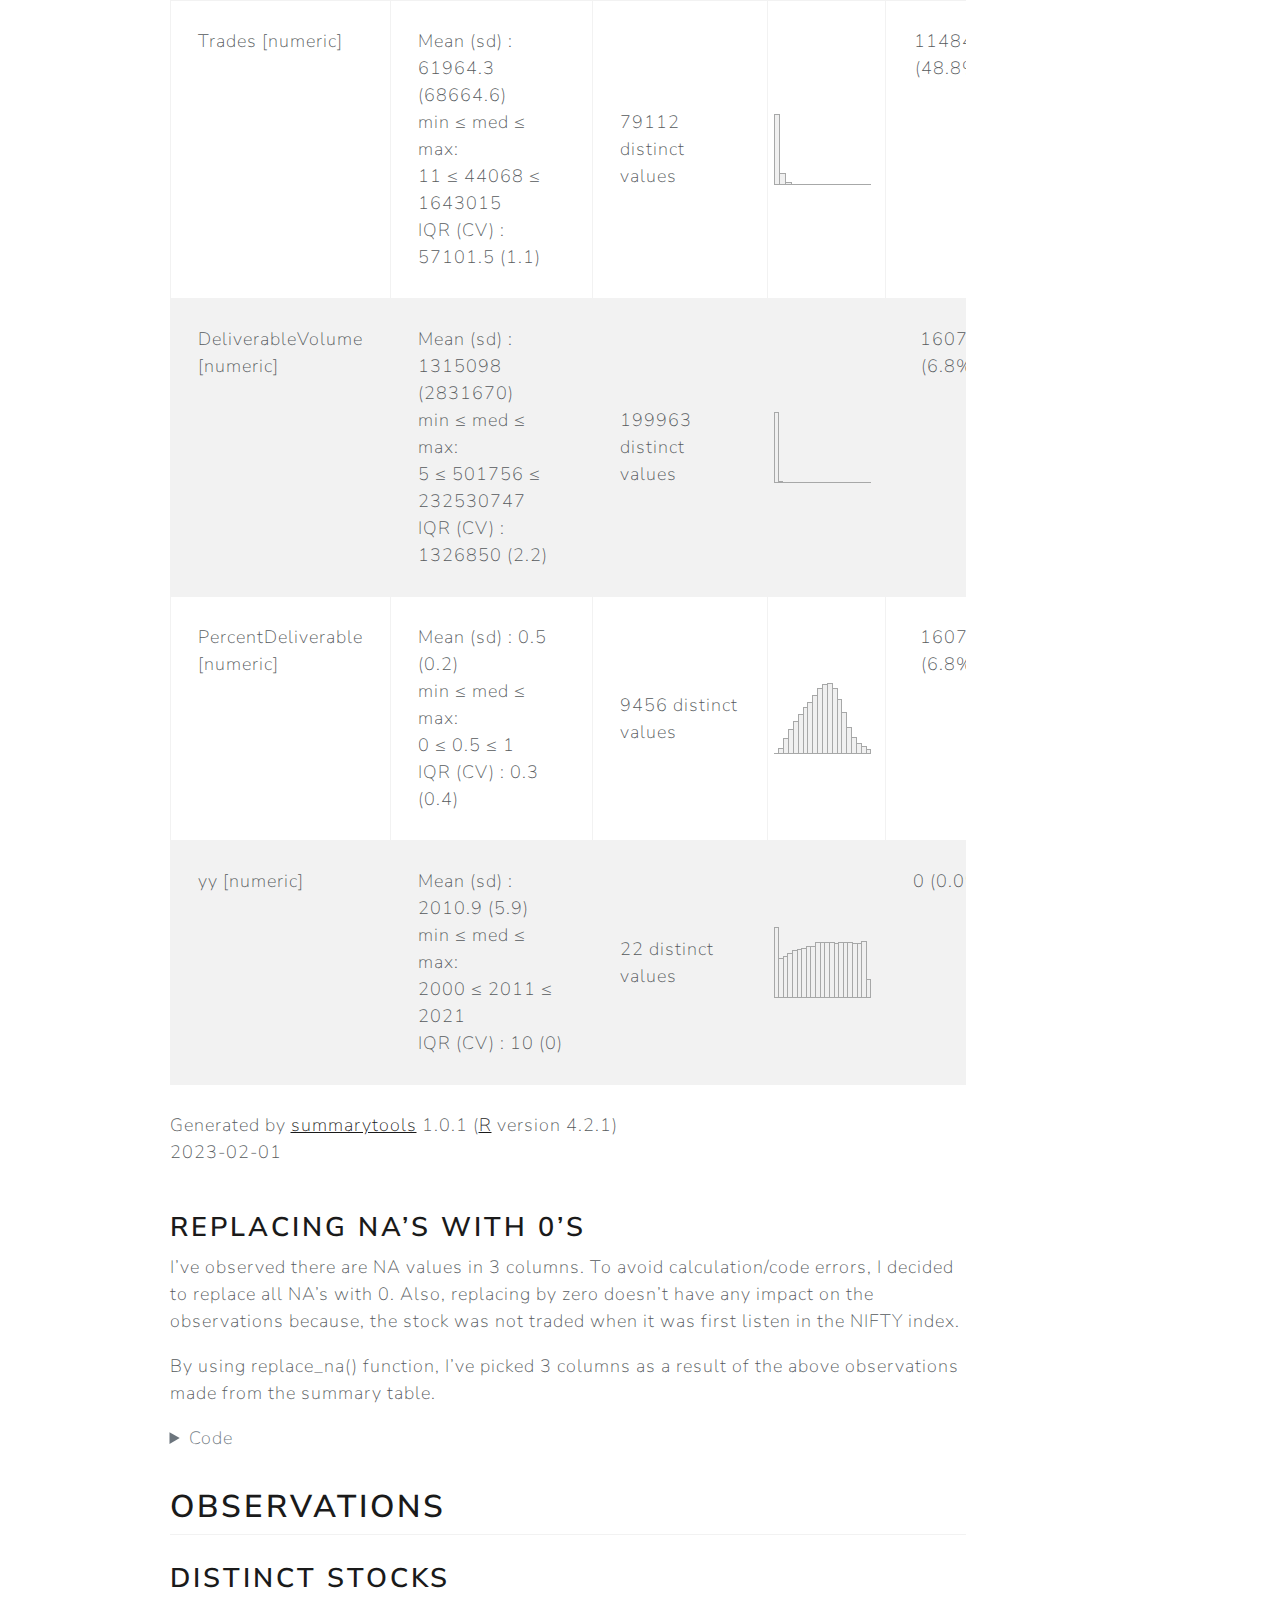
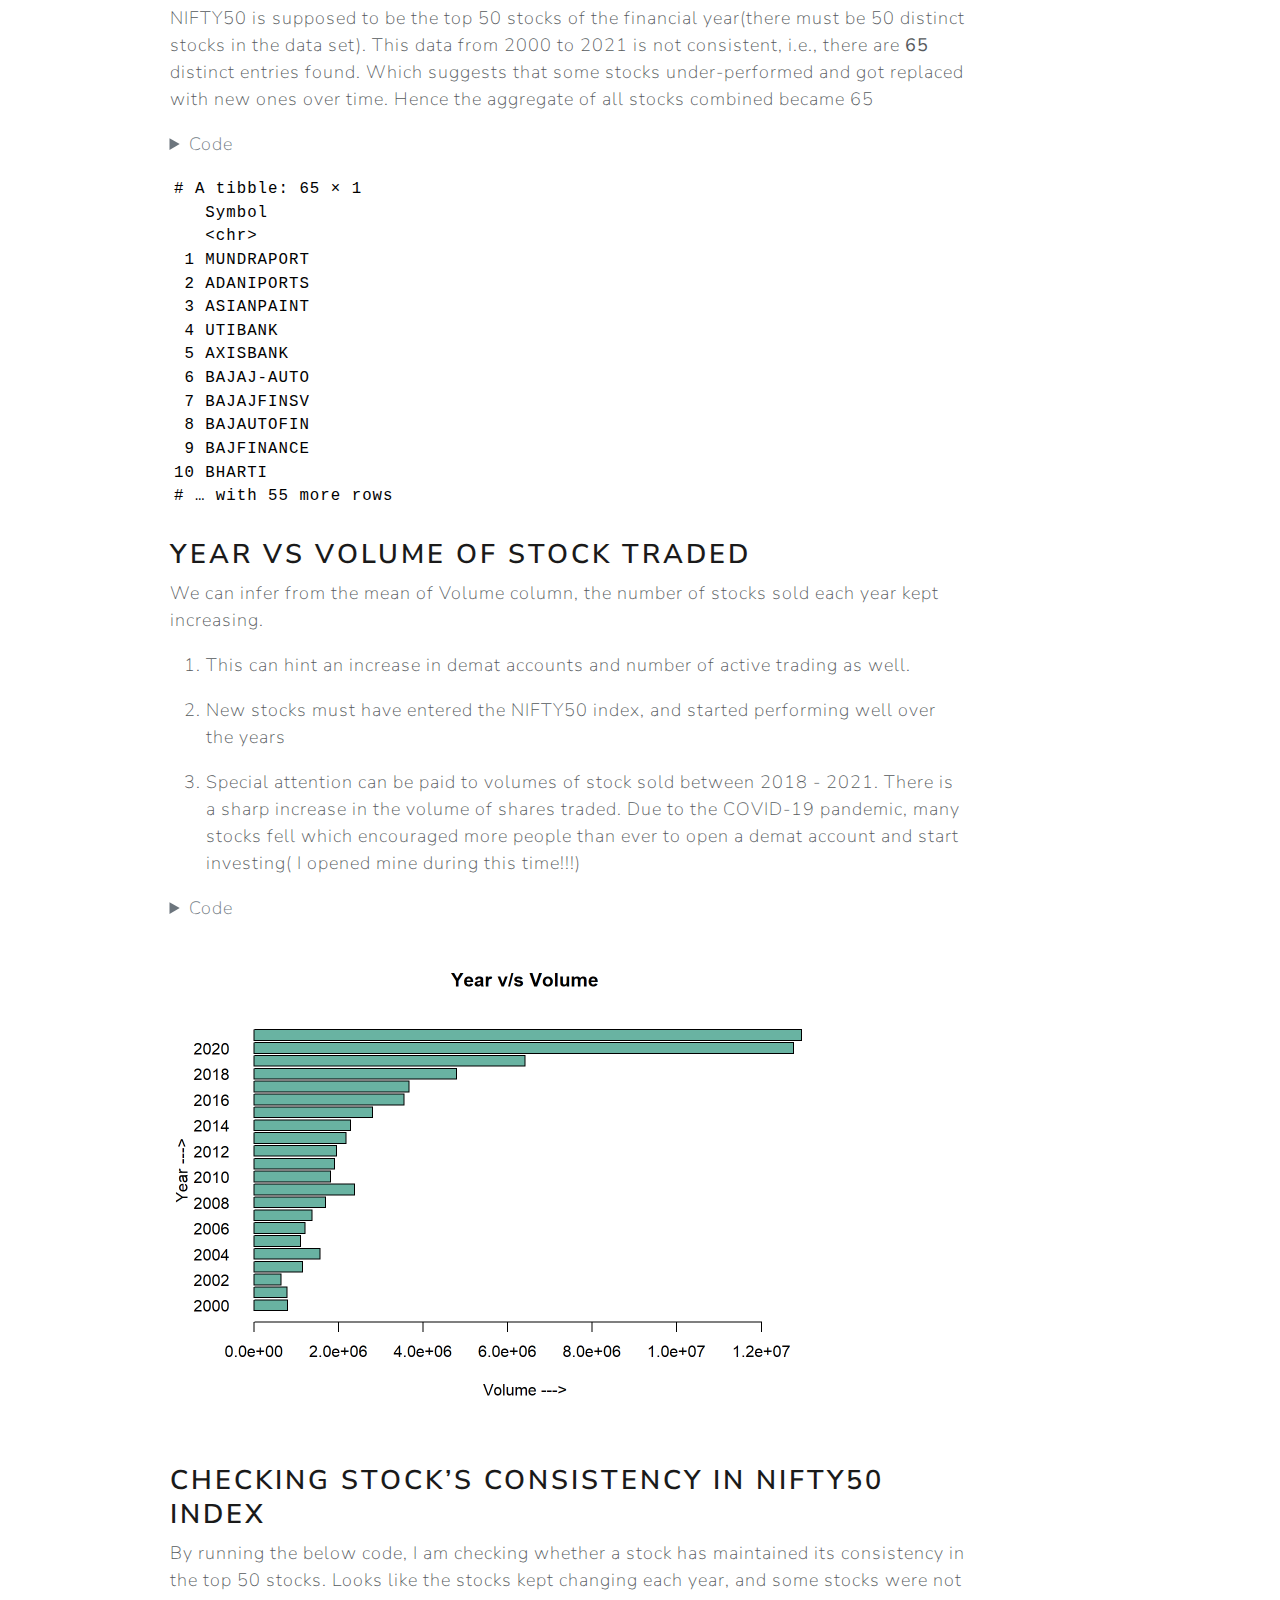
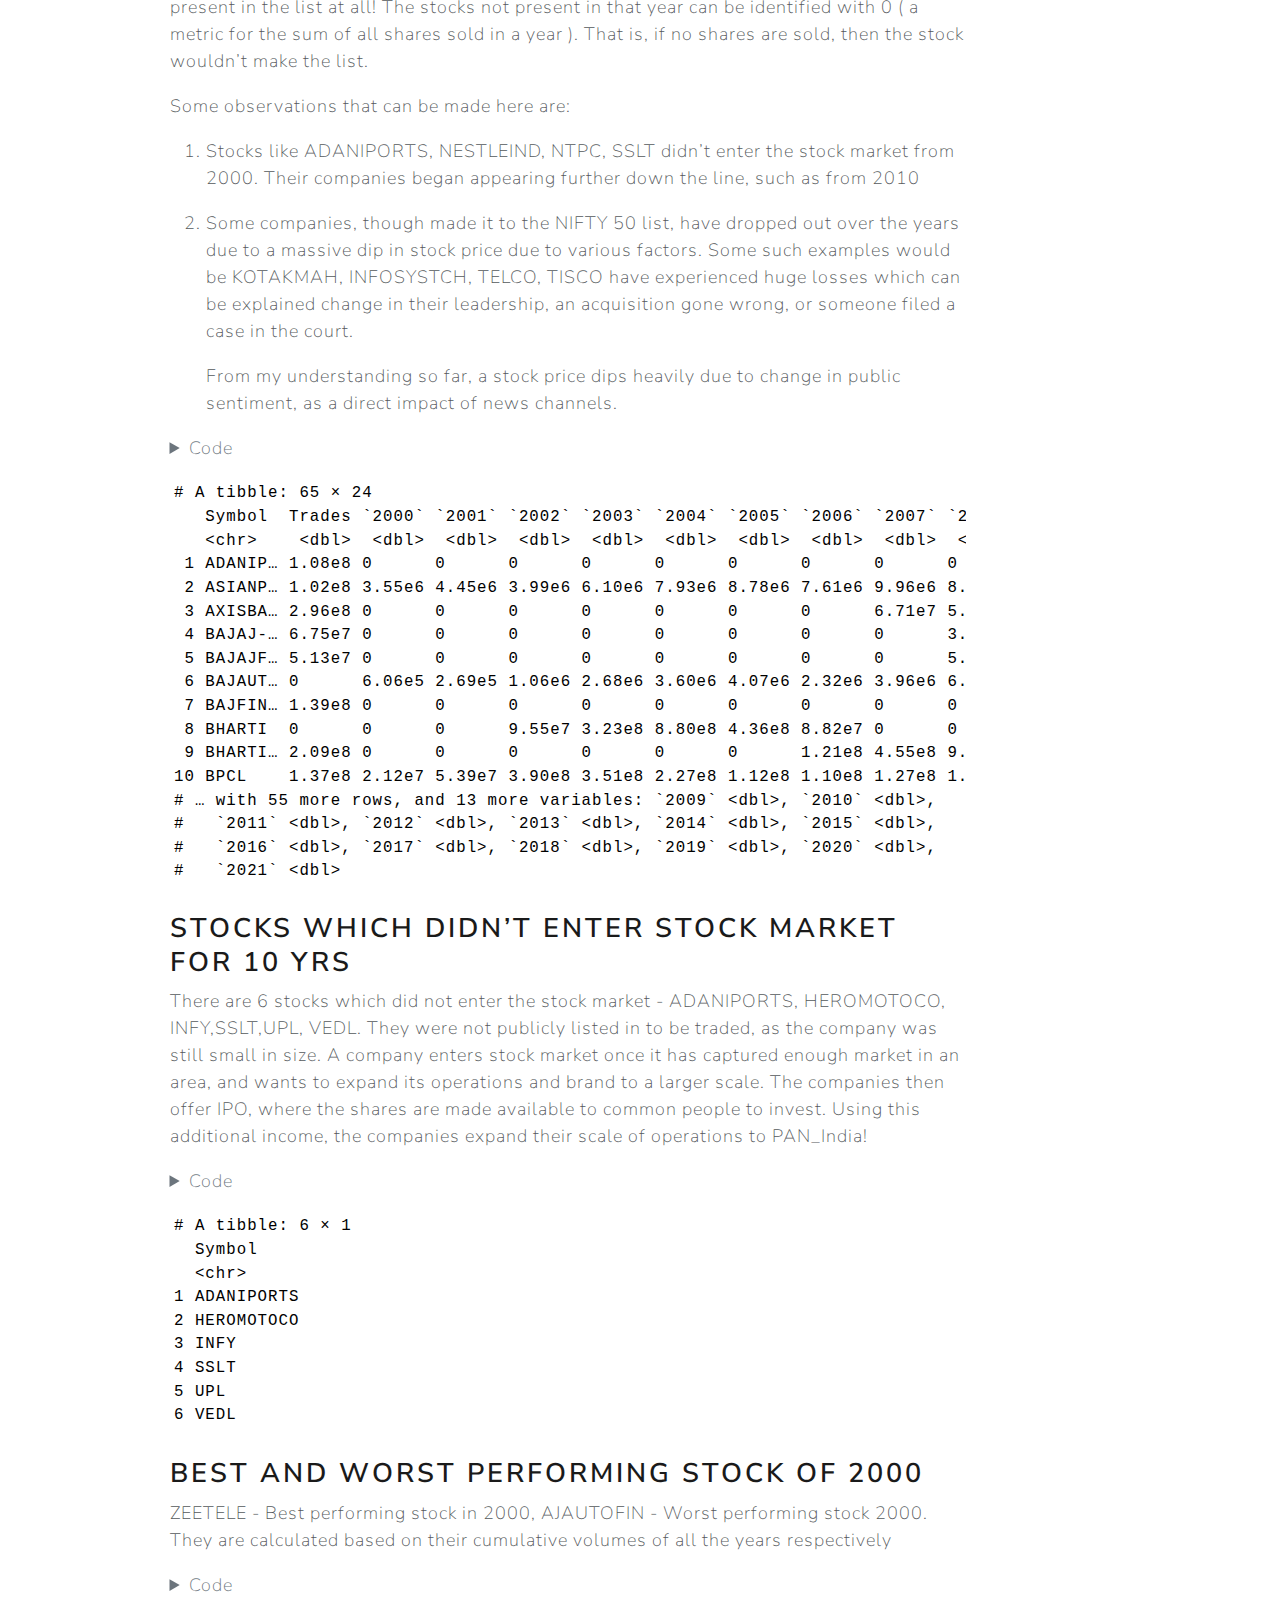
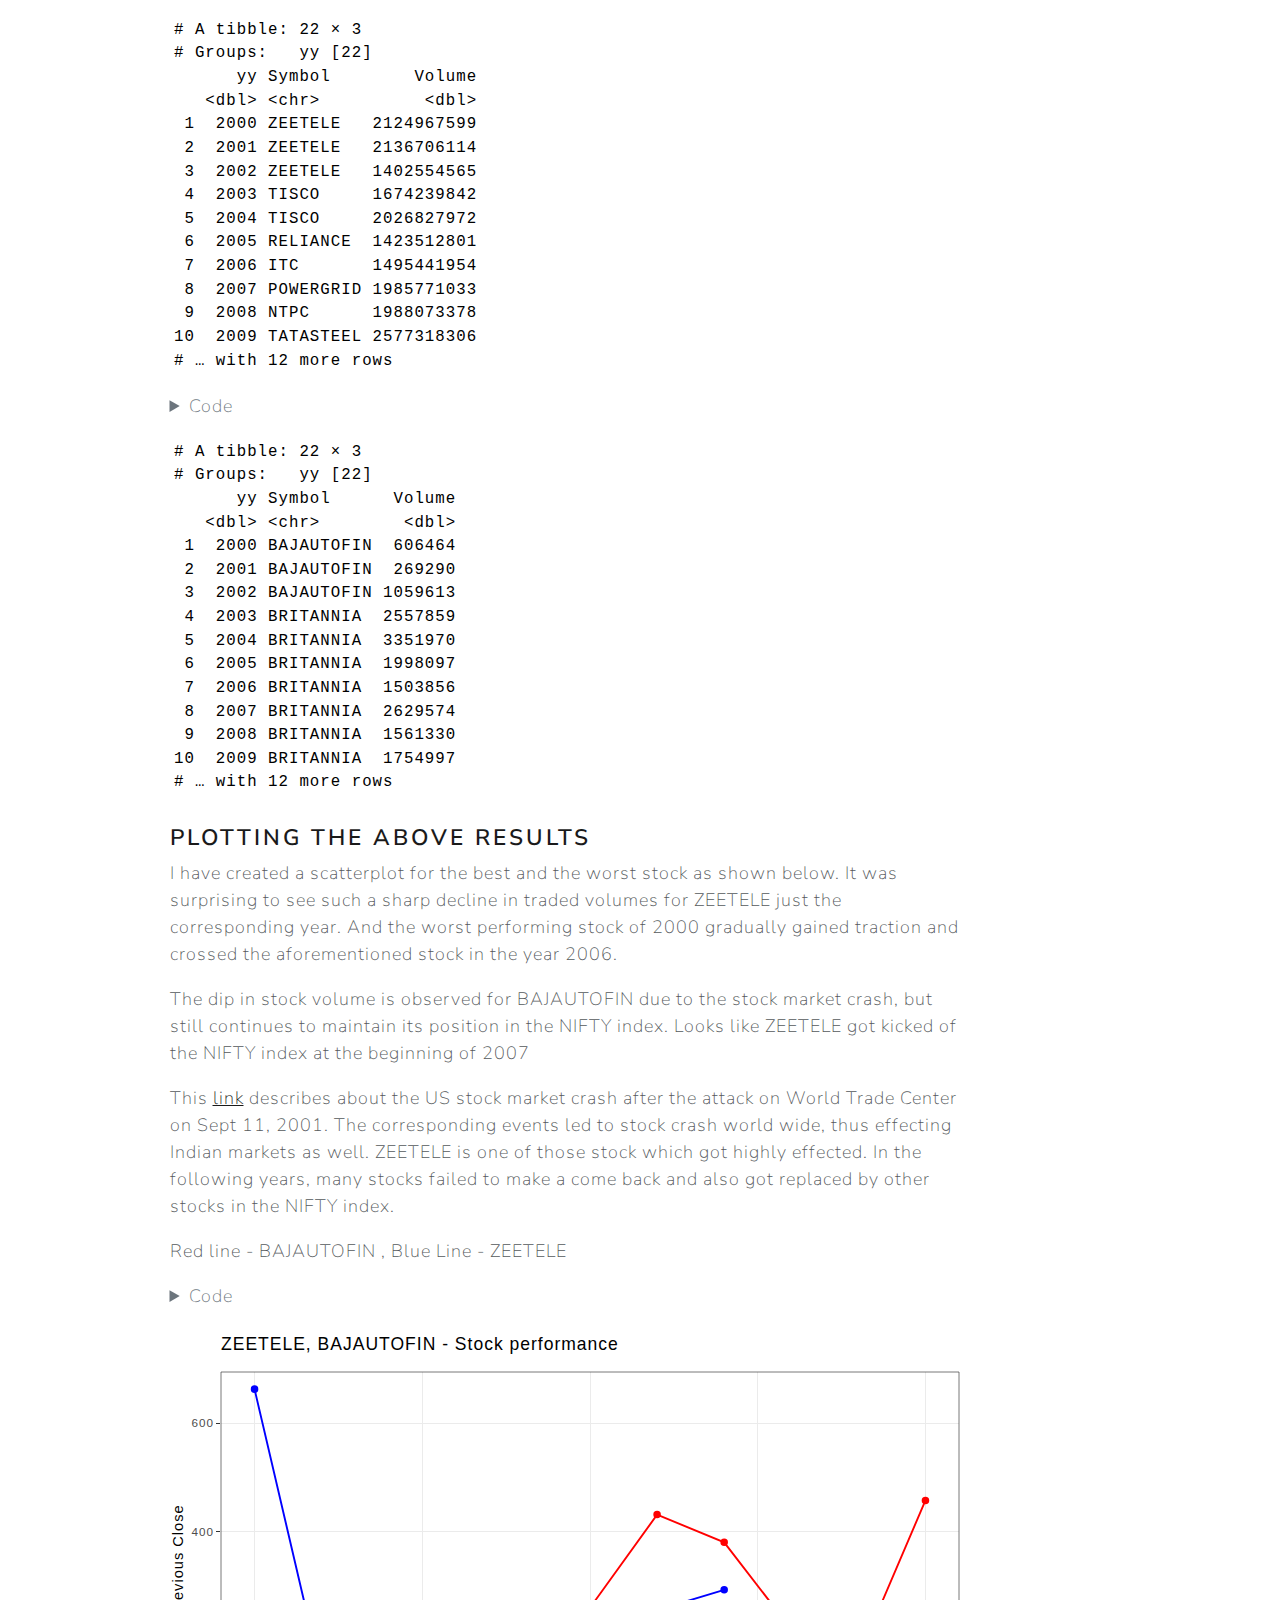
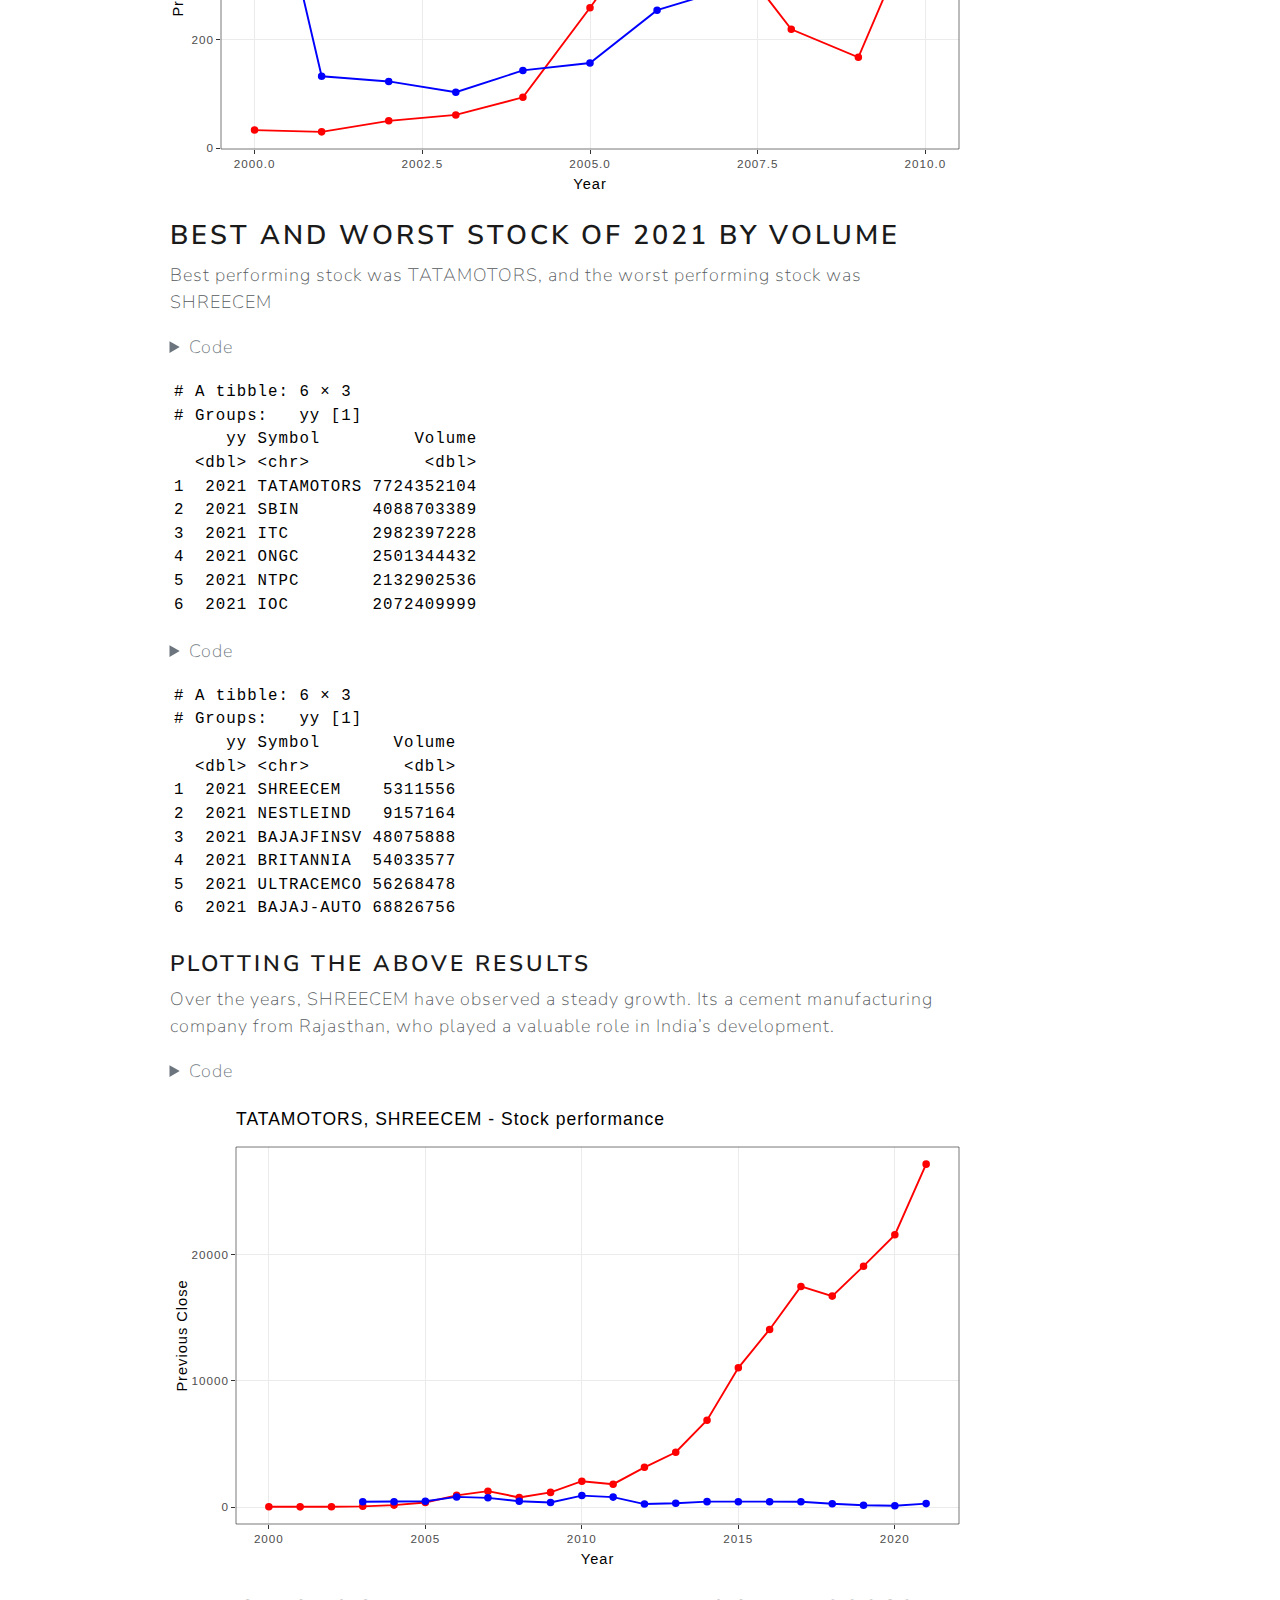
<file: docs/posts/3_IntroToR_NIFTY50/3_nifty50.html>
<!DOCTYPE html>
<html xmlns="http://www.w3.org/1999/xhtml" lang="en" xml:lang="en"><head>

<meta charset="utf-8">
<meta name="generator" content="quarto-1.1.189">

<meta name="viewport" content="width=device-width, initial-scale=1.0, user-scalable=yes">

<meta name="author" content="Adithya Parupudi">
<meta name="dcterms.date" content="2022-09-03">

<title>Adithya Parupudi - Uncovering Trends in the NIFTY50: An EDA Case Study</title>
<style>
code{white-space: pre-wrap;}
span.smallcaps{font-variant: small-caps;}
div.columns{display: flex; gap: min(4vw, 1.5em);}
div.column{flex: auto; overflow-x: auto;}
div.hanging-indent{margin-left: 1.5em; text-indent: -1.5em;}
ul.task-list{list-style: none;}
ul.task-list li input[type="checkbox"] {
  width: 0.8em;
  margin: 0 0.8em 0.2em -1.6em;
  vertical-align: middle;
}
pre > code.sourceCode { white-space: pre; position: relative; }
pre > code.sourceCode > span { display: inline-block; line-height: 1.25; }
pre > code.sourceCode > span:empty { height: 1.2em; }
.sourceCode { overflow: visible; }
code.sourceCode > span { color: inherit; text-decoration: inherit; }
div.sourceCode { margin: 1em 0; }
pre.sourceCode { margin: 0; }
@media screen {
div.sourceCode { overflow: auto; }
}
@media print {
pre > code.sourceCode { white-space: pre-wrap; }
pre > code.sourceCode > span { text-indent: -5em; padding-left: 5em; }
}
pre.numberSource code
  { counter-reset: source-line 0; }
pre.numberSource code > span
  { position: relative; left: -4em; counter-increment: source-line; }
pre.numberSource code > span > a:first-child::before
  { content: counter(source-line);
    position: relative; left: -1em; text-align: right; vertical-align: baseline;
    border: none; display: inline-block;
    -webkit-touch-callout: none; -webkit-user-select: none;
    -khtml-user-select: none; -moz-user-select: none;
    -ms-user-select: none; user-select: none;
    padding: 0 4px; width: 4em;
    color: #aaaaaa;
  }
pre.numberSource { margin-left: 3em; border-left: 1px solid #aaaaaa;  padding-left: 4px; }
div.sourceCode
  {   }
@media screen {
pre > code.sourceCode > span > a:first-child::before { text-decoration: underline; }
}
code span.al { color: #ff0000; font-weight: bold; } /* Alert */
code span.an { color: #60a0b0; font-weight: bold; font-style: italic; } /* Annotation */
code span.at { color: #7d9029; } /* Attribute */
code span.bn { color: #40a070; } /* BaseN */
code span.bu { color: #008000; } /* BuiltIn */
code span.cf { color: #007020; font-weight: bold; } /* ControlFlow */
code span.ch { color: #4070a0; } /* Char */
code span.cn { color: #880000; } /* Constant */
code span.co { color: #60a0b0; font-style: italic; } /* Comment */
code span.cv { color: #60a0b0; font-weight: bold; font-style: italic; } /* CommentVar */
code span.do { color: #ba2121; font-style: italic; } /* Documentation */
code span.dt { color: #902000; } /* DataType */
code span.dv { color: #40a070; } /* DecVal */
code span.er { color: #ff0000; font-weight: bold; } /* Error */
code span.ex { } /* Extension */
code span.fl { color: #40a070; } /* Float */
code span.fu { color: #06287e; } /* Function */
code span.im { color: #008000; font-weight: bold; } /* Import */
code span.in { color: #60a0b0; font-weight: bold; font-style: italic; } /* Information */
code span.kw { color: #007020; font-weight: bold; } /* Keyword */
code span.op { color: #666666; } /* Operator */
code span.ot { color: #007020; } /* Other */
code span.pp { color: #bc7a00; } /* Preprocessor */
code span.sc { color: #4070a0; } /* SpecialChar */
code span.ss { color: #bb6688; } /* SpecialString */
code span.st { color: #4070a0; } /* String */
code span.va { color: #19177c; } /* Variable */
code span.vs { color: #4070a0; } /* VerbatimString */
code span.wa { color: #60a0b0; font-weight: bold; font-style: italic; } /* Warning */
</style>


<script src="../../site_libs/quarto-nav/quarto-nav.js"></script>
<script src="../../site_libs/clipboard/clipboard.min.js"></script>
<script src="../../site_libs/quarto-search/autocomplete.umd.js"></script>
<script src="../../site_libs/quarto-search/fuse.min.js"></script>
<script src="../../site_libs/quarto-search/quarto-search.js"></script>
<meta name="quarto:offset" content="../../">
<link href="../../img/favicon-star.png" rel="icon" type="image/png">
<script src="../../site_libs/quarto-html/quarto.js"></script>
<script src="../../site_libs/quarto-html/popper.min.js"></script>
<script src="../../site_libs/quarto-html/tippy.umd.min.js"></script>
<script src="../../site_libs/quarto-html/anchor.min.js"></script>
<link href="../../site_libs/quarto-html/tippy.css" rel="stylesheet">
<link href="../../site_libs/quarto-html/quarto-syntax-highlighting.css" rel="stylesheet" id="quarto-text-highlighting-styles">
<script src="../../site_libs/bootstrap/bootstrap.min.js"></script>
<link href="../../site_libs/bootstrap/bootstrap-icons.css" rel="stylesheet">
<link href="../../site_libs/bootstrap/bootstrap.min.css" rel="stylesheet" id="quarto-bootstrap" data-mode="light">
<script id="quarto-search-options" type="application/json">{
  "location": "navbar",
  "copy-button": false,
  "collapse-after": 3,
  "panel-placement": "end",
  "type": "overlay",
  "limit": 20,
  "language": {
    "search-no-results-text": "No results",
    "search-matching-documents-text": "matching documents",
    "search-copy-link-title": "Copy link to search",
    "search-hide-matches-text": "Hide additional matches",
    "search-more-match-text": "more match in this document",
    "search-more-matches-text": "more matches in this document",
    "search-clear-button-title": "Clear",
    "search-detached-cancel-button-title": "Cancel",
    "search-submit-button-title": "Submit"
  }
}</script>
<style>html{ scroll-behavior: smooth; }</style>
<script src="../../site_libs/htmlwidgets-1.5.4/htmlwidgets.js"></script>
<script src="../../site_libs/plotly-binding-4.10.0/plotly.js"></script>
<script src="../../site_libs/typedarray-0.1/typedarray.min.js"></script>
<script src="../../site_libs/jquery-3.5.1/jquery.min.js"></script>
<link href="../../site_libs/crosstalk-1.2.0/css/crosstalk.min.css" rel="stylesheet">
<script src="../../site_libs/crosstalk-1.2.0/js/crosstalk.min.js"></script>
<link href="../../site_libs/plotly-htmlwidgets-css-2.5.1/plotly-htmlwidgets.css" rel="stylesheet">
<script src="../../site_libs/plotly-main-2.5.1/plotly-latest.min.js"></script>


<meta property="og:title" content="Adithya Parupudi - Uncovering Trends in the NIFTY50: An EDA Case Study">
<meta property="og:description" content="The NIFTY 50 is a benchmark Indian stock market index that represents the weighted average of 50 of the largest Indian companies listed on the National Stock Exchange.">
<meta property="og:image" content="stock_market.jfif">
<meta property="og:site-name" content="Adithya Parupudi">
</head>

<body class="nav-fixed">

<div id="quarto-search-results"></div>
  <header id="quarto-header" class="headroom fixed-top">
    <nav class="navbar navbar-expand-lg navbar-dark ">
      <div class="navbar-container container-fluid">
      <div class="navbar-brand-container">
    <a class="navbar-brand" href="../../index.html">
    <span class="navbar-title">Adithya Parupudi</span>
    </a>
  </div>
          <button class="navbar-toggler" type="button" data-bs-toggle="collapse" data-bs-target="#navbarCollapse" aria-controls="navbarCollapse" aria-expanded="false" aria-label="Toggle navigation" onclick="if (window.quartoToggleHeadroom) { window.quartoToggleHeadroom(); }">
  <span class="navbar-toggler-icon"></span>
</button>
          <div class="collapse navbar-collapse" id="navbarCollapse">
            <ul class="navbar-nav navbar-nav-scroll ms-auto">
  <li class="nav-item">
    <a class="nav-link" href="../../posts.html">Posts</a>
  </li>  
  <li class="nav-item">
    <a class="nav-link" href="../../projects.html">Projects</a>
  </li>  
</ul>
              <div id="quarto-search" class="" title="Search"></div>
          </div> <!-- /navcollapse -->
      </div> <!-- /container-fluid -->
    </nav>
</header>
<!-- content -->
<div id="quarto-content" class="quarto-container page-columns page-rows-contents page-layout-article page-navbar">
<!-- sidebar -->
<!-- margin-sidebar -->
    <div id="quarto-margin-sidebar" class="sidebar margin-sidebar">
        <nav id="TOC" role="doc-toc" class="toc-active">
    <h2 id="toc-title">On this page</h2>
   
  <ul>
  <li><a href="#load-libraries" id="toc-load-libraries" class="nav-link active" data-scroll-target="#load-libraries">Load Libraries</a></li>
  <li><a href="#introduction" id="toc-introduction" class="nav-link" data-scroll-target="#introduction">Introduction</a>
  <ul class="collapse">
  <li><a href="#column-descriptions" id="toc-column-descriptions" class="nav-link" data-scroll-target="#column-descriptions">Column Descriptions</a></li>
  </ul></li>
  <li><a href="#read-data" id="toc-read-data" class="nav-link" data-scroll-target="#read-data">Read Data</a></li>
  <li><a href="#data-cleaning" id="toc-data-cleaning" class="nav-link" data-scroll-target="#data-cleaning">Data Cleaning</a>
  <ul class="collapse">
  <li><a href="#renaming-column" id="toc-renaming-column" class="nav-link" data-scroll-target="#renaming-column">Renaming column</a></li>
  <li><a href="#date-field-formatting" id="toc-date-field-formatting" class="nav-link" data-scroll-target="#date-field-formatting">Date field formatting</a></li>
  <li><a href="#summarising-info-and-check-for-missing-data" id="toc-summarising-info-and-check-for-missing-data" class="nav-link" data-scroll-target="#summarising-info-and-check-for-missing-data">Summarising info and check for missing data</a></li>
  <li><a href="#replacing-nas-with-0s" id="toc-replacing-nas-with-0s" class="nav-link" data-scroll-target="#replacing-nas-with-0s">Replacing NA’s with 0’s</a></li>
  </ul></li>
  <li><a href="#observations" id="toc-observations" class="nav-link" data-scroll-target="#observations">Observations</a>
  <ul class="collapse">
  <li><a href="#distinct-stocks" id="toc-distinct-stocks" class="nav-link" data-scroll-target="#distinct-stocks">Distinct stocks</a></li>
  <li><a href="#year-vs-volume-of-stock-traded" id="toc-year-vs-volume-of-stock-traded" class="nav-link" data-scroll-target="#year-vs-volume-of-stock-traded">Year vs Volume of stock traded</a></li>
  <li><a href="#checking-stocks-consistency-in-nifty50-index" id="toc-checking-stocks-consistency-in-nifty50-index" class="nav-link" data-scroll-target="#checking-stocks-consistency-in-nifty50-index">Checking stock’s consistency in NIFTY50 index</a></li>
  <li><a href="#stocks-which-didnt-enter-stock-market-for-10-yrs" id="toc-stocks-which-didnt-enter-stock-market-for-10-yrs" class="nav-link" data-scroll-target="#stocks-which-didnt-enter-stock-market-for-10-yrs">Stocks which didn’t enter stock market for 10 yrs</a></li>
  <li><a href="#best-and-worst-performing-stock-of-2000" id="toc-best-and-worst-performing-stock-of-2000" class="nav-link" data-scroll-target="#best-and-worst-performing-stock-of-2000">Best and Worst Performing Stock of 2000</a></li>
  <li><a href="#best-and-worst-stock-of-2021-by-volume" id="toc-best-and-worst-stock-of-2021-by-volume" class="nav-link" data-scroll-target="#best-and-worst-stock-of-2021-by-volume">Best and Worst stock of 2021 by Volume</a></li>
  <li><a href="#which-stock-plummeted-the-most-in-2008" id="toc-which-stock-plummeted-the-most-in-2008" class="nav-link" data-scroll-target="#which-stock-plummeted-the-most-in-2008">Which stock plummeted the most in 2008?</a></li>
  <li><a href="#stock-performance-between-2018-to-2021" id="toc-stock-performance-between-2018-to-2021" class="nav-link" data-scroll-target="#stock-performance-between-2018-to-2021">Stock performance between 2018 to 2021</a></li>
  <li><a href="#highest-and-lowest-stock-prices-observed-in-dataset" id="toc-highest-and-lowest-stock-prices-observed-in-dataset" class="nav-link" data-scroll-target="#highest-and-lowest-stock-prices-observed-in-dataset">Highest and Lowest stock prices observed in dataset</a></li>
  <li><a href="#which-stock-consistently-maintained-its-position-for-the-longest-time" id="toc-which-stock-consistently-maintained-its-position-for-the-longest-time" class="nav-link" data-scroll-target="#which-stock-consistently-maintained-its-position-for-the-longest-time">Which stock consistently maintained its position for the longest time?</a></li>
  </ul></li>
  <li><a href="#reflection" id="toc-reflection" class="nav-link" data-scroll-target="#reflection">Reflection</a></li>
  <li><a href="#conclusion" id="toc-conclusion" class="nav-link" data-scroll-target="#conclusion">Conclusion</a></li>
  <li><a href="#bibliography" id="toc-bibliography" class="nav-link" data-scroll-target="#bibliography">Bibliography</a></li>
  </ul>
</nav>
    </div>
<!-- main -->
<main class="content" id="quarto-document-content">

<header id="title-block-header" class="quarto-title-block default">
<div class="quarto-title">
<div class="quarto-title-block"><div><h1 class="title">Uncovering Trends in the NIFTY50: An EDA Case Study</h1><button type="button" class="btn code-tools-button dropdown-toggle" id="quarto-code-tools-menu" data-bs-toggle="dropdown" aria-expanded="false"><i class="bi"></i> Code</button><ul class="dropdown-menu dropdown-menu-end" aria-labelelledby="quarto-code-tools-menu"><li><a id="quarto-show-all-code" class="dropdown-item" href="javascript:void(0)" role="button">Show All Code</a></li><li><a id="quarto-hide-all-code" class="dropdown-item" href="javascript:void(0)" role="button">Hide All Code</a></li><li><hr class="dropdown-divider"></li><li><a id="quarto-view-source" class="dropdown-item" href="javascript:void(0)" role="button">View Source</a></li></ul></div></div>
</div>



<div class="quarto-title-meta">

    <div>
    <div class="quarto-title-meta-heading">Author</div>
    <div class="quarto-title-meta-contents">
             <p>Adithya Parupudi </p>
          </div>
  </div>
    
    <div>
    <div class="quarto-title-meta-heading">Published</div>
    <div class="quarto-title-meta-contents">
      <p class="date">September 3, 2022</p>
    </div>
  </div>
    
  </div>
  

</header>

<section id="load-libraries" class="level2">
<h2 class="anchored" data-anchor-id="load-libraries">Load Libraries</h2>
<div class="cell">
<details>
<summary>Code</summary>
<div class="sourceCode cell-code" id="cb1"><pre class="sourceCode r code-with-copy"><code class="sourceCode r"><span id="cb1-1"><a href="#cb1-1" aria-hidden="true" tabindex="-1"></a><span class="fu">library</span>(tidyverse)</span>
<span id="cb1-2"><a href="#cb1-2" aria-hidden="true" tabindex="-1"></a><span class="fu">library</span>(ggplot2)</span>
<span id="cb1-3"><a href="#cb1-3" aria-hidden="true" tabindex="-1"></a><span class="fu">library</span>(ggforce)</span>
<span id="cb1-4"><a href="#cb1-4" aria-hidden="true" tabindex="-1"></a><span class="fu">library</span>(forcats)</span>
<span id="cb1-5"><a href="#cb1-5" aria-hidden="true" tabindex="-1"></a><span class="fu">library</span>(lubridate)</span>
<span id="cb1-6"><a href="#cb1-6" aria-hidden="true" tabindex="-1"></a><span class="fu">library</span>(hrbrthemes)</span>
<span id="cb1-7"><a href="#cb1-7" aria-hidden="true" tabindex="-1"></a><span class="fu">library</span>(plotly)</span>
<span id="cb1-8"><a href="#cb1-8" aria-hidden="true" tabindex="-1"></a></span>
<span id="cb1-9"><a href="#cb1-9" aria-hidden="true" tabindex="-1"></a>knitr<span class="sc">::</span>opts_chunk<span class="sc">$</span><span class="fu">set</span>(<span class="at">echo =</span> <span class="cn">TRUE</span>, <span class="at">warning =</span> <span class="cn">FALSE</span>, <span class="at">message =</span> <span class="cn">FALSE</span>)</span></code><button title="Copy to Clipboard" class="code-copy-button"><i class="bi"></i></button></pre></div>
</details>
</div>
<div class="cell">

</div>
</section>
<section id="introduction" class="level2">
<h2 class="anchored" data-anchor-id="introduction">Introduction</h2>
<p>The NIFTY 50 is a benchmark Indian stock market index that represents the weighted average of 50 of the largest Indian companies listed on the National Stock Exchange. It is one of the two main stock indices used in India, the other being the BSE SENSEX. It is owned and managed by <a href="https://en.wikipedia.org/wiki/NSE_Indices" title="NSE Indices">NSE Indices</a> (previously known as India Index Services &amp; Products Limited), which is a wholly owned subsidiary of the NSE Strategic Investment Corporation Limited. <a href="https://en.wikipedia.org/wiki/NSE_Indices" title="NSE Indices">NSE Indices</a> had a marketing and licensing agreement with <a href="https://en.wikipedia.org/wiki/Standard_%26_Poor%27s" title="Standard &amp; Poor's">Standard &amp; Poor’s</a> for co-branding equity indices until 2013. The Nifty 50 index was launched on 22 April 1996, and is one of the many stock indices of Nifty. The NIFTY 50 index has shaped up to be the largest single financial product in India, with an ecosystem consisting of <a href="https://en.wikipedia.org/wiki/Exchange-traded_fund" title="Exchange-traded fund">exchange-traded funds</a> (onshore and offshore), exchange-traded options at <a href="https://en.wikipedia.org/wiki/National_Stock_Exchange_of_India" title="National Stock Exchange of India">NSE</a>, and futures and options abroad at the <a href="https://en.wikipedia.org/wiki/Singapore_Exchange" title="Singapore Exchange">SGX</a>. NIFTY 50 is the world’s most actively traded contract. WFE, IOM and FIA surveys endorse NSE’s leadership position.</p>
<p>I want to analyse the stock trends over the past decade and wanted to see if this data would give me an idea about India’s economic development. I downloaded the dataset from Kaggle and will perform an EDA of the stock prices listed from 2000 to 2021. Some answers I wanted to find out were :</p>
<ul>
<li><p>D they all stocks remain the same in the NIFTY 50 index every year?</p></li>
<li><p>What is the best and worst stock in a year?</p></li>
<li><p>What is the stock performance of companies that I regularly invest in?</p></li>
<li><p>Which stock plummeted the most in 2008?</p></li>
<li><p>What are the highest and lowest stock price ever observed?</p></li>
</ul>
<section id="column-descriptions" class="level3">
<h3 class="anchored" data-anchor-id="column-descriptions">Column Descriptions</h3>
<p>The dataset has multiple columns which tells us about the stock prices, traded volumes and son.</p>
<p>The column descriptions are as follows:</p>
<ul>
<li><p>Date — Date of trade</p></li>
<li><p>symbol — Name of the company</p></li>
<li><p>Series — We have only one series - EQ, which stands for Equity.</p></li>
<li><p>Prev Close — Refers to the final price of a stock of the previous dat when the market officially closes, which is at 3:30pm IST</p></li>
<li><p>Open — The open is the starting period of trading on a securities exchange or organized over-the-counter market.</p></li>
<li><p>High — Highest price at which a stock traded during the course of the trading day.</p></li>
<li><p>Low — Lowest price at which a stock traded during the course of the trading day.</p></li>
<li><p>Last — The last price of a stock is just one price to consider when buying or selling shares. The last price is simply the most recent one</p></li>
<li><p>Close — The close is a reference to the end of a trading session in the financial markets when the markets close for the day.</p></li>
<li><p>VWAP (Volume-weighted average price)- It is the ratio of the value traded to total volume traded over a particular time horizon. It is a measure of the average price at which a stock is traded over the trading horizon</p></li>
<li><p>Volume — It is the amount of a security that was traded during a given period of time</p></li>
<li><p>Turnover -It is a measure of sellers versus buyers of a particular stock. It is calculated by dividing the daily volume of a stock by the “float” of a stock, which is the number of shares available for sale by the general trading public.</p></li>
<li><p>Trades- The number of shares being traded on a given day is called trading volumes</p></li>
<li><p>Deliverable Volume — quantity of shares which actually move from sellers to buyers</p></li>
<li><p>%Deliverable — shares which are actually transferred from one person’s to another’s demat account.</p></li>
</ul>
</section>
</section>
<section id="read-data" class="level2">
<h2 class="anchored" data-anchor-id="read-data">Read Data</h2>
<p>There are multiple .csv files, one for each stock(around 55 files), which are located in a common folder. Using the purrr package, I am reading data from all the csv files and combining them into a single data-frame.</p>
<div class="cell">
<details>
<summary>Code</summary>
<div class="sourceCode cell-code" id="cb2"><pre class="sourceCode r code-with-copy"><code class="sourceCode r"><span id="cb2-1"><a href="#cb2-1" aria-hidden="true" tabindex="-1"></a>all_stocks <span class="ot">&lt;-</span> <span class="fu">dir</span>(<span class="st">"_data/NIFTY_AdithyaParupudi/"</span>, <span class="at">full.names =</span> <span class="cn">TRUE</span>) <span class="sc">%&gt;%</span>  <span class="fu">map_dfr</span>(read_csv, )</span>
<span id="cb2-2"><a href="#cb2-2" aria-hidden="true" tabindex="-1"></a>all_stocks <span class="ot">&lt;-</span> <span class="fu">tibble</span>(all_stocks)</span></code><button title="Copy to Clipboard" class="code-copy-button"><i class="bi"></i></button></pre></div>
</details>
</div>
<p>The str() command gives me the column names, its datatype and first 5 observations from each column. Here we can notice that a majority of columns are numeric, one date and two character fields (stock-name). There are a total of 235192 rows, with 15 columns.</p>
<div class="cell">
<details>
<summary>Code</summary>
<div class="sourceCode cell-code" id="cb3"><pre class="sourceCode r code-with-copy"><code class="sourceCode r"><span id="cb3-1"><a href="#cb3-1" aria-hidden="true" tabindex="-1"></a><span class="fu">str</span>(all_stocks)</span></code><button title="Copy to Clipboard" class="code-copy-button"><i class="bi"></i></button></pre></div>
</details>
<div class="cell-output cell-output-stdout">
<pre><code>tibble [235,192 × 15] (S3: tbl_df/tbl/data.frame)
 $ Date              : Date[1:235192], format: "2007-11-27" "2007-11-28" ...
 $ Symbol            : chr [1:235192] "MUNDRAPORT" "MUNDRAPORT" "MUNDRAPORT" "MUNDRAPORT" ...
 $ Series            : chr [1:235192] "EQ" "EQ" "EQ" "EQ" ...
 $ Prev Close        : num [1:235192] 440 963 894 884 922 ...
 $ Open              : num [1:235192] 770 984 909 890 940 ...
 $ High              : num [1:235192] 1050 990 915 958 995 ...
 $ Low               : num [1:235192] 770 874 841 890 922 ...
 $ Last              : num [1:235192] 959 885 887 929 980 ...
 $ Close             : num [1:235192] 963 894 884 922 969 ...
 $ VWAP              : num [1:235192] 985 941 888 929 966 ...
 $ Volume            : num [1:235192] 27294366 4581338 5124121 4609762 2977470 ...
 $ Turnover          : num [1:235192] 2.69e+15 4.31e+14 4.55e+14 4.28e+14 2.88e+14 ...
 $ Trades            : num [1:235192] NA NA NA NA NA NA NA NA NA NA ...
 $ Deliverable Volume: num [1:235192] 9859619 1453278 1069678 1260913 816123 ...
 $ %Deliverble       : num [1:235192] 0.361 0.317 0.209 0.274 0.274 ...
 - attr(*, "spec")=
  .. cols(
  ..   Date = col_date(format = ""),
  ..   Symbol = col_character(),
  ..   Series = col_character(),
  ..   `Prev Close` = col_double(),
  ..   Open = col_double(),
  ..   High = col_double(),
  ..   Low = col_double(),
  ..   Last = col_double(),
  ..   Close = col_double(),
  ..   VWAP = col_double(),
  ..   Volume = col_double(),
  ..   Turnover = col_double(),
  ..   Trades = col_double(),
  ..   `Deliverable Volume` = col_double(),
  ..   `%Deliverble` = col_double()
  .. )
 - attr(*, "problems")=&lt;externalptr&gt; </code></pre>
</div>
</div>
</section>
<section id="data-cleaning" class="level2">
<h2 class="anchored" data-anchor-id="data-cleaning">Data Cleaning</h2>
<section id="renaming-column" class="level3">
<h3 class="anchored" data-anchor-id="renaming-column">Renaming column</h3>
<p>The naming convention of last column, though intuitive, I feel would be better if I changed it to ‘PercentDeliverable’ instead of ‘%Deliverable’.</p>
<div class="cell">
<details>
<summary>Code</summary>
<div class="sourceCode cell-code" id="cb5"><pre class="sourceCode r code-with-copy"><code class="sourceCode r"><span id="cb5-1"><a href="#cb5-1" aria-hidden="true" tabindex="-1"></a>all_stocksv2 <span class="ot">&lt;-</span> all_stocks <span class="sc">%&gt;%</span> <span class="fu">rename</span>(<span class="at">PercentDeliverable =</span> <span class="st">`</span><span class="at">%Deliverble</span><span class="st">`</span>, <span class="at">DeliverableVolume =</span> <span class="st">`</span><span class="at">Deliverable Volume</span><span class="st">`</span>)</span>
<span id="cb5-2"><a href="#cb5-2" aria-hidden="true" tabindex="-1"></a><span class="fu">colnames</span>(all_stocksv2)</span></code><button title="Copy to Clipboard" class="code-copy-button"><i class="bi"></i></button></pre></div>
</details>
<div class="cell-output cell-output-stdout">
<pre><code> [1] "Date"               "Symbol"             "Series"            
 [4] "Prev Close"         "Open"               "High"              
 [7] "Low"                "Last"               "Close"             
[10] "VWAP"               "Volume"             "Turnover"          
[13] "Trades"             "DeliverableVolume"  "PercentDeliverable"</code></pre>
</div>
</div>
</section>
<section id="date-field-formatting" class="level3">
<h3 class="anchored" data-anchor-id="date-field-formatting">Date field formatting</h3>
<p>The date format currently available is yyyy/mm/dd. For my analysis, only the year would suffice. Hence I am creating a new column with just the ‘year’ column called ‘yy’.</p>
<div class="cell">
<details>
<summary>Code</summary>
<div class="sourceCode cell-code" id="cb7"><pre class="sourceCode r code-with-copy"><code class="sourceCode r"><span id="cb7-1"><a href="#cb7-1" aria-hidden="true" tabindex="-1"></a>x<span class="ot">&lt;-</span><span class="fu">format</span>(<span class="fu">as.Date</span>(all_stocksv2<span class="sc">$</span>Date, <span class="at">format=</span><span class="st">"%Y/%m/%d"</span>))</span>
<span id="cb7-2"><a href="#cb7-2" aria-hidden="true" tabindex="-1"></a></span>
<span id="cb7-3"><a href="#cb7-3" aria-hidden="true" tabindex="-1"></a>all_stocks_yy <span class="ot">&lt;-</span> all_stocksv2 <span class="sc">%&gt;%</span> </span>
<span id="cb7-4"><a href="#cb7-4" aria-hidden="true" tabindex="-1"></a>  <span class="fu">mutate</span>(<span class="at">yy=</span><span class="fu">year</span>(x)) <span class="sc">%&gt;%</span></span>
<span id="cb7-5"><a href="#cb7-5" aria-hidden="true" tabindex="-1"></a>  <span class="fu">select</span>(<span class="sc">-</span>Date)</span>
<span id="cb7-6"><a href="#cb7-6" aria-hidden="true" tabindex="-1"></a><span class="fu">print</span>(all_stocks_yy)</span></code><button title="Copy to Clipboard" class="code-copy-button"><i class="bi"></i></button></pre></div>
</details>
<div class="cell-output cell-output-stdout">
<pre><code># A tibble: 235,192 × 15
   Symbol     Series Prev C…¹  Open  High   Low  Last Close  VWAP Volume Turno…²
   &lt;chr&gt;      &lt;chr&gt;     &lt;dbl&gt; &lt;dbl&gt; &lt;dbl&gt; &lt;dbl&gt; &lt;dbl&gt; &lt;dbl&gt; &lt;dbl&gt;  &lt;dbl&gt;   &lt;dbl&gt;
 1 MUNDRAPORT EQ         440   770  1050   770   959   963.  985. 2.73e7 2.69e15
 2 MUNDRAPORT EQ         963.  984   990   874   885   894.  941. 4.58e6 4.31e14
 3 MUNDRAPORT EQ         894.  909   915.  841   887   884.  888. 5.12e6 4.55e14
 4 MUNDRAPORT EQ         884.  890   958   890   929   922.  929. 4.61e6 4.28e14
 5 MUNDRAPORT EQ         922.  940.  995   922   980   969.  966. 2.98e6 2.88e14
 6 MUNDRAPORT EQ         969.  985  1056   976  1049  1041. 1015. 4.85e6 4.92e14
 7 MUNDRAPORT EQ        1041. 1061  1100. 1050  1084  1082. 1083. 2.85e6 3.08e14
 8 MUNDRAPORT EQ        1082. 1089  1110. 1051  1090. 1081. 1087. 1.75e6 1.90e14
 9 MUNDRAPORT EQ        1081. 1100  1134  1078  1100  1102. 1107. 2.25e6 2.49e14
10 MUNDRAPORT EQ        1102. 1110  1110  1061. 1074. 1075. 1080. 1.01e6 1.09e14
# … with 235,182 more rows, 4 more variables: Trades &lt;dbl&gt;,
#   DeliverableVolume &lt;dbl&gt;, PercentDeliverable &lt;dbl&gt;, yy &lt;dbl&gt;, and
#   abbreviated variable names ¹​`Prev Close`, ²​Turnover</code></pre>
</div>
</div>
</section>
<section id="summarising-info-and-check-for-missing-data" class="level3">
<h3 class="anchored" data-anchor-id="summarising-info-and-check-for-missing-data">Summarising info and check for missing data</h3>
<p>By running the summary command we see that Trades, Deliverable Volume and Percent_Deliverables have a lot of missing values. Since they are all numeric, I’m replacing them with 0 to avoid calculation errors.</p>
<div class="cell">
<details>
<summary>Code</summary>
<div class="sourceCode cell-code" id="cb9"><pre class="sourceCode r code-with-copy"><code class="sourceCode r"><span id="cb9-1"><a href="#cb9-1" aria-hidden="true" tabindex="-1"></a><span class="fu">print</span>(summarytools<span class="sc">::</span><span class="fu">dfSummary</span>(all_stocks_yy,</span>
<span id="cb9-2"><a href="#cb9-2" aria-hidden="true" tabindex="-1"></a>                        <span class="at">varnumbers =</span> <span class="cn">FALSE</span>,</span>
<span id="cb9-3"><a href="#cb9-3" aria-hidden="true" tabindex="-1"></a>                        <span class="at">plain.ascii  =</span> <span class="cn">FALSE</span>, </span>
<span id="cb9-4"><a href="#cb9-4" aria-hidden="true" tabindex="-1"></a>                        <span class="at">style        =</span> <span class="st">"grid"</span>, </span>
<span id="cb9-5"><a href="#cb9-5" aria-hidden="true" tabindex="-1"></a>                        <span class="at">graph.magnif =</span> <span class="fl">0.70</span>, </span>
<span id="cb9-6"><a href="#cb9-6" aria-hidden="true" tabindex="-1"></a>                        <span class="at">valid.col    =</span> <span class="cn">FALSE</span>),</span>
<span id="cb9-7"><a href="#cb9-7" aria-hidden="true" tabindex="-1"></a>      <span class="at">method =</span> <span class="st">'render'</span>,</span>
<span id="cb9-8"><a href="#cb9-8" aria-hidden="true" tabindex="-1"></a>      <span class="at">table.classes =</span> <span class="st">'table-condensed'</span>)</span></code><button title="Copy to Clipboard" class="code-copy-button"><i class="bi"></i></button></pre></div>
</details>
<div class="cell-output-display">

<div class="container st-container">
<h3 class="anchored">Data Frame Summary</h3>
<h4 class="anchored">all_stocks_yy</h4>
<strong>Dimensions</strong>: 235192 x 15
  <br><strong>Duplicates</strong>: 0
<br>
<table class="table table-striped table-bordered st-table st-table-striped st-table-bordered st-multiline table-condensed">
  <thead>
    <tr>
      <th align="center" class="st-protect-top-border"><strong>Variable</strong></th>
      <th align="center" class="st-protect-top-border"><strong>Stats / Values</strong></th>
      <th align="center" class="st-protect-top-border"><strong>Freqs (% of Valid)</strong></th>
      <th align="center" class="st-protect-top-border"><strong>Graph</strong></th>
      <th align="center" class="st-protect-top-border"><strong>Missing</strong></th>
    </tr>
  </thead>
  <tbody>
    <tr>
      <td align="left">Symbol
[character]</td>
      <td align="left" style="padding:8;vertical-align:middle"><table style="border-collapse:collapse;border:none;margin:0"><tbody><tr style="background-color:transparent"><td style="padding:0;margin:0;border:0" align="left">1. ASIANPAINT</td></tr><tr style="background-color:transparent"><td style="padding:0;margin:0;border:0" align="left">2. BPCL</td></tr><tr style="background-color:transparent"><td style="padding:0;margin:0;border:0" align="left">3. CIPLA</td></tr><tr style="background-color:transparent"><td style="padding:0;margin:0;border:0" align="left">4. DRREDDY</td></tr><tr style="background-color:transparent"><td style="padding:0;margin:0;border:0" align="left">5. GRASIM</td></tr><tr style="background-color:transparent"><td style="padding:0;margin:0;border:0" align="left">6. HDFC</td></tr><tr style="background-color:transparent"><td style="padding:0;margin:0;border:0" align="left">7. HDFCBANK</td></tr><tr style="background-color:transparent"><td style="padding:0;margin:0;border:0" align="left">8. ICICIBANK</td></tr><tr style="background-color:transparent"><td style="padding:0;margin:0;border:0" align="left">9. IOC</td></tr><tr style="background-color:transparent"><td style="padding:0;margin:0;border:0" align="left">10. ITC</td></tr><tr style="background-color:transparent"><td style="padding:0;margin:0;border:0" align="left">[ 55 others ]</td></tr></tbody></table></td>
      <td align="left" style="padding:0;vertical-align:middle"><table style="border-collapse:collapse;border:none;margin:0"><tbody><tr style="background-color:transparent"><td style="padding:0 5px 0 7px;margin:0;border:0" align="right">5306</td><td style="padding:0 2px 0 0;border:0;" align="left">(</td><td style="padding:0;border:0" align="right">2.3%</td><td style="padding:0 4px 0 2px;border:0" align="left">)</td></tr><tr style="background-color:transparent"><td style="padding:0 5px 0 7px;margin:0;border:0" align="right">5306</td><td style="padding:0 2px 0 0;border:0;" align="left">(</td><td style="padding:0;border:0" align="right">2.3%</td><td style="padding:0 4px 0 2px;border:0" align="left">)</td></tr><tr style="background-color:transparent"><td style="padding:0 5px 0 7px;margin:0;border:0" align="right">5306</td><td style="padding:0 2px 0 0;border:0;" align="left">(</td><td style="padding:0;border:0" align="right">2.3%</td><td style="padding:0 4px 0 2px;border:0" align="left">)</td></tr><tr style="background-color:transparent"><td style="padding:0 5px 0 7px;margin:0;border:0" align="right">5306</td><td style="padding:0 2px 0 0;border:0;" align="left">(</td><td style="padding:0;border:0" align="right">2.3%</td><td style="padding:0 4px 0 2px;border:0" align="left">)</td></tr><tr style="background-color:transparent"><td style="padding:0 5px 0 7px;margin:0;border:0" align="right">5306</td><td style="padding:0 2px 0 0;border:0;" align="left">(</td><td style="padding:0;border:0" align="right">2.3%</td><td style="padding:0 4px 0 2px;border:0" align="left">)</td></tr><tr style="background-color:transparent"><td style="padding:0 5px 0 7px;margin:0;border:0" align="right">5306</td><td style="padding:0 2px 0 0;border:0;" align="left">(</td><td style="padding:0;border:0" align="right">2.3%</td><td style="padding:0 4px 0 2px;border:0" align="left">)</td></tr><tr style="background-color:transparent"><td style="padding:0 5px 0 7px;margin:0;border:0" align="right">5306</td><td style="padding:0 2px 0 0;border:0;" align="left">(</td><td style="padding:0;border:0" align="right">2.3%</td><td style="padding:0 4px 0 2px;border:0" align="left">)</td></tr><tr style="background-color:transparent"><td style="padding:0 5px 0 7px;margin:0;border:0" align="right">5306</td><td style="padding:0 2px 0 0;border:0;" align="left">(</td><td style="padding:0;border:0" align="right">2.3%</td><td style="padding:0 4px 0 2px;border:0" align="left">)</td></tr><tr style="background-color:transparent"><td style="padding:0 5px 0 7px;margin:0;border:0" align="right">5306</td><td style="padding:0 2px 0 0;border:0;" align="left">(</td><td style="padding:0;border:0" align="right">2.3%</td><td style="padding:0 4px 0 2px;border:0" align="left">)</td></tr><tr style="background-color:transparent"><td style="padding:0 5px 0 7px;margin:0;border:0" align="right">5306</td><td style="padding:0 2px 0 0;border:0;" align="left">(</td><td style="padding:0;border:0" align="right">2.3%</td><td style="padding:0 4px 0 2px;border:0" align="left">)</td></tr><tr style="background-color:transparent"><td style="padding:0 5px 0 7px;margin:0;border:0" align="right">182132</td><td style="padding:0 2px 0 0;border:0;" align="left">(</td><td style="padding:0;border:0" align="right">77.4%</td><td style="padding:0 4px 0 2px;border:0" align="left">)</td></tr></tbody></table></td>
      <td align="left" style="vertical-align:middle;padding:0;background-color:transparent;"><img style="border:none;background-color:transparent;padding:0;max-width:max-content;" src="data:image/png;base64, iVBORw0KGgoAAAANSUhEUgAAAF4AAAC8BAMAAAADcATUAAAABGdBTUEAALGPC/xhBQAAACBjSFJNAAB6JgAAgIQAAPoAAACA6AAAdTAAAOpgAAA6mAAAF3CculE8AAAAD1BMVEX////9/v2mpqbw8PD///+xh0SBAAAAAnRSTlMAAHaTzTgAAAABYktHRACIBR1IAAAAB3RJTUUH5wIBBTA6GmiYNQAAAHFJREFUaN7t17EJgDAUBNCs4AjqBrr/bmm0s7goQkLe1a8J3PFJKeNnW5csl995/oNv7VuoX3v953v29sLzuf97L/rP9+zdC57Pvb3wM3v95/nc2wvP595/nJ/Zuxc8n/vu9pLmfu+Z5eD5B9/at5FTAYmpQ8VSSfKuAAAAJXRFWHRkYXRlOmNyZWF0ZQAyMDIzLTAyLTAxVDA1OjQ4OjU4KzAwOjAwKhactAAAACV0RVh0ZGF0ZTptb2RpZnkAMjAyMy0wMi0wMVQwNTo0ODo1OCswMDowMFtLJAgAAAAASUVORK5CYII="></td>
      <td align="center">0
(0.0%)</td>
    </tr>
    <tr>
      <td align="left">Series
[character]</td>
      <td align="left">1. EQ</td>
      <td align="left" style="padding:0;vertical-align:middle"><table style="border-collapse:collapse;border:none;margin:0"><tbody><tr style="background-color:transparent"><td style="padding:0 5px 0 7px;margin:0;border:0" align="right">235192</td><td style="padding:0 2px 0 0;border:0;" align="left">(</td><td style="padding:0;border:0" align="right">100.0%</td><td style="padding:0 4px 0 2px;border:0" align="left">)</td></tr></tbody></table></td>
      <td align="left" style="vertical-align:middle;padding:0;background-color:transparent;"><img style="border:none;background-color:transparent;padding:0;max-width:max-content;" src="data:image/png;base64, iVBORw0KGgoAAAANSUhEUgAAAHUAAAAXCAQAAACfMchmAAAABGdBTUEAALGPC/xhBQAAACBjSFJNAAB6JgAAgIQAAPoAAACA6AAAdTAAAOpgAAA6mAAAF3CculE8AAAAAmJLR0QA/4ePzL8AAAAHdElNRQfnAgEFMDttb6ijAAAAYElEQVRYw+3XQQoAEBCF4Rk5nRs4oRvM9diibFDy5n272chfFFrFi/B6A0xl6onYDwXu4mZdpIqk13u7yobJ0QFmKiKmImIqIqYiYioiR6nTc9/2VvmCwv3blhwdYKYiapF5Becy9uLlAAAAJXRFWHRkYXRlOmNyZWF0ZQAyMDIzLTAyLTAxVDA1OjQ4OjU5KzAwOjAwjGGXAAAAACV0RVh0ZGF0ZTptb2RpZnkAMjAyMy0wMi0wMVQwNTo0ODo1OSswMDowMP08L7wAAAAASUVORK5CYII="></td>
      <td align="center">0
(0.0%)</td>
    </tr>
    <tr>
      <td align="left">Prev Close
[numeric]</td>
      <td align="left" style="padding:8;vertical-align:middle"><table style="border-collapse:collapse;border:none;margin:0"><tbody><tr style="background-color:transparent"><td style="padding:0;margin:0;border:0" align="left">Mean (sd) : 1266.2 (2581.4)</td></tr><tr style="background-color:transparent"><td style="padding:0;margin:0;border:0" align="left">min ≤ med ≤ max:</td></tr><tr style="background-color:transparent"><td style="padding:0;margin:0;border:0" align="left">0 ≤ 566.5 ≤ 32861.9</td></tr><tr style="background-color:transparent"><td style="padding:0;margin:0;border:0" align="left">IQR (CV) : 967.9 (2)</td></tr></tbody></table></td>
      <td align="left" style="vertical-align:middle">63729 distinct values</td>
      <td align="left" style="vertical-align:middle;padding:0;background-color:transparent;"><img style="border:none;background-color:transparent;padding:0;max-width:max-content;" src="data:image/png;base64, iVBORw0KGgoAAAANSUhEUgAAAG0AAABPBAMAAAATslZYAAAABGdBTUEAALGPC/xhBQAAACBjSFJNAAB6JgAAgIQAAPoAAACA6AAAdTAAAOpgAAA6mAAAF3CculE8AAAAD1BMVEX////9/v2mpqbw8PD///+xh0SBAAAAAnRSTlMAAHaTzTgAAAABYktHRACIBR1IAAAAB3RJTUUH5wIBBTA7bW+oowAAAElJREFUWMPt17EJACAUA9E/gm6gcQPdfzcRLCwNdnLXP1In4v8kZae0XRsdh8PhcDgcDofD4XBvzrpkhxvOJO7GaVUdJ7MS/zcBTCUEh4CjpSAAAAAldEVYdGRhdGU6Y3JlYXRlADIwMjMtMDItMDFUMDU6NDg6NTkrMDA6MDCMYZcAAAAAJXRFWHRkYXRlOm1vZGlmeQAyMDIzLTAyLTAxVDA1OjQ4OjU5KzAwOjAw/TwvvAAAAABJRU5ErkJggg=="></td>
      <td align="center">0
(0.0%)</td>
    </tr>
    <tr>
      <td align="left">Open
[numeric]</td>
      <td align="left" style="padding:8;vertical-align:middle"><table style="border-collapse:collapse;border:none;margin:0"><tbody><tr style="background-color:transparent"><td style="padding:0;margin:0;border:0" align="left">Mean (sd) : 1267.8 (2585.3)</td></tr><tr style="background-color:transparent"><td style="padding:0;margin:0;border:0" align="left">min ≤ med ≤ max:</td></tr><tr style="background-color:transparent"><td style="padding:0;margin:0;border:0" align="left">8.5 ≤ 567 ≤ 33399.9</td></tr><tr style="background-color:transparent"><td style="padding:0;margin:0;border:0" align="left">IQR (CV) : 968.3 (2)</td></tr></tbody></table></td>
      <td align="left" style="vertical-align:middle">44298 distinct values</td>
      <td align="left" style="vertical-align:middle;padding:0;background-color:transparent;"><img style="border:none;background-color:transparent;padding:0;max-width:max-content;" src="data:image/png;base64, iVBORw0KGgoAAAANSUhEUgAAAG0AAABPBAMAAAATslZYAAAABGdBTUEAALGPC/xhBQAAACBjSFJNAAB6JgAAgIQAAPoAAACA6AAAdTAAAOpgAAA6mAAAF3CculE8AAAAD1BMVEX////9/v2mpqbw8PD///+xh0SBAAAAAnRSTlMAAHaTzTgAAAABYktHRACIBR1IAAAAB3RJTUUH5wIBBTEAxX9wxgAAAElJREFUWMPt17EJACAUA9E/gm6gcQPdfzcRLCwNdnLXP1In4v8kZae0XRsdh8PhcDgcDofD4XBvzrpkhxvOJO7GaVUdJ7MS/zcBTCUEh4CjpSAAAAAldEVYdGRhdGU6Y3JlYXRlADIwMjMtMDItMDFUMDU6NDk6MDArMDA6MDC+27eJAAAAJXRFWHRkYXRlOm1vZGlmeQAyMDIzLTAyLTAxVDA1OjQ5OjAwKzAwOjAwz4YPNQAAAABJRU5ErkJggg=="></td>
      <td align="center">0
(0.0%)</td>
    </tr>
    <tr>
      <td align="left">High
[numeric]</td>
      <td align="left" style="padding:8;vertical-align:middle"><table style="border-collapse:collapse;border:none;margin:0"><tbody><tr style="background-color:transparent"><td style="padding:0;margin:0;border:0" align="left">Mean (sd) : 1286.6 (2619.6)</td></tr><tr style="background-color:transparent"><td style="padding:0;margin:0;border:0" align="left">min ≤ med ≤ max:</td></tr><tr style="background-color:transparent"><td style="padding:0;margin:0;border:0" align="left">9.8 ≤ 576.9 ≤ 33480</td></tr><tr style="background-color:transparent"><td style="padding:0;margin:0;border:0" align="left">IQR (CV) : 983.5 (2)</td></tr></tbody></table></td>
      <td align="left" style="vertical-align:middle">49036 distinct values</td>
      <td align="left" style="vertical-align:middle;padding:0;background-color:transparent;"><img style="border:none;background-color:transparent;padding:0;max-width:max-content;" src="data:image/png;base64, iVBORw0KGgoAAAANSUhEUgAAAG0AAABPBAMAAAATslZYAAAABGdBTUEAALGPC/xhBQAAACBjSFJNAAB6JgAAgIQAAPoAAACA6AAAdTAAAOpgAAA6mAAAF3CculE8AAAAD1BMVEX////9/v2mpqbw8PD///+xh0SBAAAAAnRSTlMAAHaTzTgAAAABYktHRACIBR1IAAAAB3RJTUUH5wIBBTEBsnhAUAAAAElJREFUWMPt17EJACAUA9E/gm6gcQPdfzcRLCwNdnLXP1In4v8kZae0XRsdh8PhcDgcDofD4XBvzrpkhxvOJO7GaVUdJ7MS/zcBTCUEh4CjpSAAAAAldEVYdGRhdGU6Y3JlYXRlADIwMjMtMDItMDFUMDU6NDk6MDErMDA6MDAYrLw9AAAAJXRFWHRkYXRlOm1vZGlmeQAyMDIzLTAyLTAxVDA1OjQ5OjAxKzAwOjAwafEEgQAAAABJRU5ErkJggg=="></td>
      <td align="center">0
(0.0%)</td>
    </tr>
    <tr>
      <td align="left">Low
[numeric]</td>
      <td align="left" style="padding:8;vertical-align:middle"><table style="border-collapse:collapse;border:none;margin:0"><tbody><tr style="background-color:transparent"><td style="padding:0;margin:0;border:0" align="left">Mean (sd) : 1247.5 (2546.6)</td></tr><tr style="background-color:transparent"><td style="padding:0;margin:0;border:0" align="left">min ≤ med ≤ max:</td></tr><tr style="background-color:transparent"><td style="padding:0;margin:0;border:0" align="left">8.5 ≤ 556.5 ≤ 32468.1</td></tr><tr style="background-color:transparent"><td style="padding:0;margin:0;border:0" align="left">IQR (CV) : 952.1 (2)</td></tr></tbody></table></td>
      <td align="left" style="vertical-align:middle">51335 distinct values</td>
      <td align="left" style="vertical-align:middle;padding:0;background-color:transparent;"><img style="border:none;background-color:transparent;padding:0;max-width:max-content;" src="data:image/png;base64, iVBORw0KGgoAAAANSUhEUgAAAG0AAABPBAMAAAATslZYAAAABGdBTUEAALGPC/xhBQAAACBjSFJNAAB6JgAAgIQAAPoAAACA6AAAdTAAAOpgAAA6mAAAF3CculE8AAAAD1BMVEX////9/v2mpqbw8PD///+xh0SBAAAAAnRSTlMAAHaTzTgAAAABYktHRACIBR1IAAAAB3RJTUUH5wIBBTEBsnhAUAAAAEpJREFUWMPt17ENACAIRFFG0A0MbiD772ajiSUXO/J//0JxFWb1c/[base64]"></td>
      <td align="center">0
(0.0%)</td>
    </tr>
    <tr>
      <td align="left">Last
[numeric]</td>
      <td align="left" style="padding:8;vertical-align:middle"><table style="border-collapse:collapse;border:none;margin:0"><tbody><tr style="background-color:transparent"><td style="padding:0;margin:0;border:0" align="left">Mean (sd) : 1266.4 (2581.4)</td></tr><tr style="background-color:transparent"><td style="padding:0;margin:0;border:0" align="left">min ≤ med ≤ max:</td></tr><tr style="background-color:transparent"><td style="padding:0;margin:0;border:0" align="left">9.1 ≤ 567 ≤ 32849</td></tr><tr style="background-color:transparent"><td style="padding:0;margin:0;border:0" align="left">IQR (CV) : 968.5 (2)</td></tr></tbody></table></td>
      <td align="left" style="vertical-align:middle">48570 distinct values</td>
      <td align="left" style="vertical-align:middle;padding:0;background-color:transparent;"><img style="border:none;background-color:transparent;padding:0;max-width:max-content;" src="data:image/png;base64, iVBORw0KGgoAAAANSUhEUgAAAG0AAABPBAMAAAATslZYAAAABGdBTUEAALGPC/xhBQAAACBjSFJNAAB6JgAAgIQAAPoAAACA6AAAdTAAAOpgAAA6mAAAF3CculE8AAAAD1BMVEX////9/v2mpqbw8PD///+xh0SBAAAAAnRSTlMAAHaTzTgAAAABYktHRACIBR1IAAAAB3RJTUUH5wIBBTECK3ER6gAAAElJREFUWMPt17EJACAUA9E/gm6gcQPdfzcRLCwNdnLXP1In4v8kZae0XRsdh8PhcDgcDofD4XBvzrpkhxvOJO7GaVUdJ7MS/zcBTCUEh4CjpSAAAAAldEVYdGRhdGU6Y3JlYXRlADIwMjMtMDItMDFUMDU6NDk6MDIrMDA6MDApRKagAAAAJXRFWHRkYXRlOm1vZGlmeQAyMDIzLTAyLTAxVDA1OjQ5OjAyKzAwOjAwWBkeHAAAAABJRU5ErkJggg=="></td>
      <td align="center">0
(0.0%)</td>
    </tr>
    <tr>
      <td align="left">Close
[numeric]</td>
      <td align="left" style="padding:8;vertical-align:middle"><table style="border-collapse:collapse;border:none;margin:0"><tbody><tr style="background-color:transparent"><td style="padding:0;margin:0;border:0" align="left">Mean (sd) : 1266.6 (2582.1)</td></tr><tr style="background-color:transparent"><td style="padding:0;margin:0;border:0" align="left">min ≤ med ≤ max:</td></tr><tr style="background-color:transparent"><td style="padding:0;margin:0;border:0" align="left">9.2 ≤ 566.7 ≤ 32861.9</td></tr><tr style="background-color:transparent"><td style="padding:0;margin:0;border:0" align="left">IQR (CV) : 968.1 (2)</td></tr></tbody></table></td>
      <td align="left" style="vertical-align:middle">63739 distinct values</td>
      <td align="left" style="vertical-align:middle;padding:0;background-color:transparent;"><img style="border:none;background-color:transparent;padding:0;max-width:max-content;" src="data:image/png;base64, iVBORw0KGgoAAAANSUhEUgAAAG0AAABPBAMAAAATslZYAAAABGdBTUEAALGPC/xhBQAAACBjSFJNAAB6JgAAgIQAAPoAAACA6AAAdTAAAOpgAAA6mAAAF3CculE8AAAAD1BMVEX////9/v2mpqbw8PD///+xh0SBAAAAAnRSTlMAAHaTzTgAAAABYktHRACIBR1IAAAAB3RJTUUH5wIBBTEDXHYhfAAAAElJREFUWMPt17EJACAUA9E/gm6gcQPdfzcRLCwNdnLXP1In4v8kZae0XRsdh8PhcDgcDofD4XBvzrpkhxvOJO7GaVUdJ7MS/zcBTCUEh4CjpSAAAAAldEVYdGRhdGU6Y3JlYXRlADIwMjMtMDItMDFUMDU6NDk6MDMrMDA6MDCPM60UAAAAJXRFWHRkYXRlOm1vZGlmeQAyMDIzLTAyLTAxVDA1OjQ5OjAzKzAwOjAw/m4VqAAAAABJRU5ErkJggg=="></td>
      <td align="center">0
(0.0%)</td>
    </tr>
    <tr>
      <td align="left">VWAP
[numeric]</td>
      <td align="left" style="padding:8;vertical-align:middle"><table style="border-collapse:collapse;border:none;margin:0"><tbody><tr style="background-color:transparent"><td style="padding:0;margin:0;border:0" align="left">Mean (sd) : 1267.1 (2582.7)</td></tr><tr style="background-color:transparent"><td style="padding:0;margin:0;border:0" align="left">min ≤ med ≤ max:</td></tr><tr style="background-color:transparent"><td style="padding:0;margin:0;border:0" align="left">9.2 ≤ 566.9 ≤ 32975.2</td></tr><tr style="background-color:transparent"><td style="padding:0;margin:0;border:0" align="left">IQR (CV) : 968 (2)</td></tr></tbody></table></td>
      <td align="left" style="vertical-align:middle">138831 distinct values</td>
      <td align="left" style="vertical-align:middle;padding:0;background-color:transparent;"><img style="border:none;background-color:transparent;padding:0;max-width:max-content;" src="data:image/png;base64, iVBORw0KGgoAAAANSUhEUgAAAG0AAABPBAMAAAATslZYAAAABGdBTUEAALGPC/xhBQAAACBjSFJNAAB6JgAAgIQAAPoAAACA6AAAdTAAAOpgAAA6mAAAF3CculE8AAAAD1BMVEX////9/v2mpqbw8PD///+xh0SBAAAAAnRSTlMAAHaTzTgAAAABYktHRACIBR1IAAAAB3RJTUUH5wIBBTEDXHYhfAAAAElJREFUWMPt17EJACAUA9E/gm6gcQPdfzcRLCwNdnLXP1In4v8kZae0XRsdh8PhcDgcDofD4XBvzrpkhxvOJO7GaVUdJ7MS/zcBTCUEh4CjpSAAAAAldEVYdGRhdGU6Y3JlYXRlADIwMjMtMDItMDFUMDU6NDk6MDMrMDA6MDCPM60UAAAAJXRFWHRkYXRlOm1vZGlmeQAyMDIzLTAyLTAxVDA1OjQ5OjAzKzAwOjAw/m4VqAAAAABJRU5ErkJggg=="></td>
      <td align="center">0
(0.0%)</td>
    </tr>
    <tr>
      <td align="left">Volume
[numeric]</td>
      <td align="left" style="padding:8;vertical-align:middle"><table style="border-collapse:collapse;border:none;margin:0"><tbody><tr style="background-color:transparent"><td style="padding:0;margin:0;border:0" align="left">Mean (sd) : 3045903 (7333981)</td></tr><tr style="background-color:transparent"><td style="padding:0;margin:0;border:0" align="left">min ≤ med ≤ max:</td></tr><tr style="background-color:transparent"><td style="padding:0;margin:0;border:0" align="left">3 ≤ 1010939 ≤ 481058927</td></tr><tr style="background-color:transparent"><td style="padding:0;margin:0;border:0" align="left">IQR (CV) : 2800842 (2.4)</td></tr></tbody></table></td>
      <td align="left" style="vertical-align:middle">220434 distinct values</td>
      <td align="left" style="vertical-align:middle;padding:0;background-color:transparent;"><img style="border:none;background-color:transparent;padding:0;max-width:max-content;" src="data:image/png;base64, iVBORw0KGgoAAAANSUhEUgAAAG0AAABPBAMAAAATslZYAAAABGdBTUEAALGPC/xhBQAAACBjSFJNAAB6JgAAgIQAAPoAAACA6AAAdTAAAOpgAAA6mAAAF3CculE8AAAAD1BMVEX////9/v2mpqbw8PD///+xh0SBAAAAAnRSTlMAAHaTzTgAAAABYktHRACIBR1IAAAAB3RJTUUH5wIBBTEEwhK03wAAADtJREFUWMPtyzEVwCAQBbCTUBzQjwT8e2OpATreS/ZU9Ze848bzvbU9z/M8z/M8z/M8r8NL/rxcmtXfAer4/JmdygO1AAAAJXRFWHRkYXRlOmNyZWF0ZQAyMDIzLTAyLTAxVDA1OjQ5OjA0KzAwOjAwSpSTmgAAACV0RVh0ZGF0ZTptb2RpZnkAMjAyMy0wMi0wMVQwNTo0OTowNCswMDowMDvJKyYAAAAASUVORK5CYII="></td>
      <td align="center">0
(0.0%)</td>
    </tr>
    <tr>
      <td align="left">Turnover
[numeric]</td>
      <td align="left" style="padding:8;vertical-align:middle"><table style="border-collapse:collapse;border:none;margin:0"><tbody><tr style="background-color:transparent"><td style="padding:0;margin:0;border:0" align="left">Mean (sd) : 1.610138e+14 (3.298085e+14)</td></tr><tr style="background-color:transparent"><td style="padding:0;margin:0;border:0" align="left">min ≤ med ≤ max:</td></tr><tr style="background-color:transparent"><td style="padding:0;margin:0;border:0" align="left">10470000 ≤ 6.832603e+13 ≤ 3.564334e+16</td></tr><tr style="background-color:transparent"><td style="padding:0;margin:0;border:0" align="left">IQR (CV) : 1.702553e+14 (2)</td></tr></tbody></table></td>
      <td align="left" style="vertical-align:middle">235184 distinct values</td>
      <td align="left" style="vertical-align:middle;padding:0;background-color:transparent;"><img style="border:none;background-color:transparent;padding:0;max-width:max-content;" src="data:image/png;base64, iVBORw0KGgoAAAANSUhEUgAAAG0AAABPBAMAAAATslZYAAAABGdBTUEAALGPC/xhBQAAACBjSFJNAAB6JgAAgIQAAPoAAACA6AAAdTAAAOpgAAA6mAAAF3CculE8AAAAD1BMVEX////9/v2mpqbw8PD///+xh0SBAAAAAnRSTlMAAHaTzTgAAAABYktHRACIBR1IAAAAB3RJTUUH5wIBBTEGLBzV8wAAADhJREFUWMPtyzENACAMALBJAAdkOAD/[base64]"></td>
      <td align="center">0
(0.0%)</td>
    </tr>
    <tr>
      <td align="left">Trades
[numeric]</td>
      <td align="left" style="padding:8;vertical-align:middle"><table style="border-collapse:collapse;border:none;margin:0"><tbody><tr style="background-color:transparent"><td style="padding:0;margin:0;border:0" align="left">Mean (sd) : 61964.3 (68664.6)</td></tr><tr style="background-color:transparent"><td style="padding:0;margin:0;border:0" align="left">min ≤ med ≤ max:</td></tr><tr style="background-color:transparent"><td style="padding:0;margin:0;border:0" align="left">11 ≤ 44068 ≤ 1643015</td></tr><tr style="background-color:transparent"><td style="padding:0;margin:0;border:0" align="left">IQR (CV) : 57101.5 (1.1)</td></tr></tbody></table></td>
      <td align="left" style="vertical-align:middle">79112 distinct values</td>
      <td align="left" style="vertical-align:middle;padding:0;background-color:transparent;"><img style="border:none;background-color:transparent;padding:0;max-width:max-content;" src="data:image/png;base64, iVBORw0KGgoAAAANSUhEUgAAAG0AAABPBAMAAAATslZYAAAABGdBTUEAALGPC/xhBQAAACBjSFJNAAB6JgAAgIQAAPoAAACA6AAAdTAAAOpgAAA6mAAAF3CculE8AAAAD1BMVEX////9/v2mpqbw8PD///+xh0SBAAAAAnRSTlMAAHaTzTgAAAABYktHRACIBR1IAAAAB3RJTUUH5wIBBTEHWxvlZQAAAE1JREFUWMPt17ENACAIBVFG0A0MbiD772ajiXbQEXLXv/yCCpH6qWqP1I6btnA4HA6Hw+FwOBwuqwu9Oo+zyCQuo/Of/nf+yes02JD6bVDRBem9S5VxAAAAJXRFWHRkYXRlOmNyZWF0ZQAyMDIzLTAyLTAxVDA1OjQ5OjA3KzAwOjAwe3yJBwAAACV0RVh0ZGF0ZTptb2RpZnkAMjAyMy0wMi0wMVQwNTo0OTowNyswMDowMAohMbsAAAAASUVORK5CYII="></td>
      <td align="center">114848
(48.8%)</td>
    </tr>
    <tr>
      <td align="left">DeliverableVolume
[numeric]</td>
      <td align="left" style="padding:8;vertical-align:middle"><table style="border-collapse:collapse;border:none;margin:0"><tbody><tr style="background-color:transparent"><td style="padding:0;margin:0;border:0" align="left">Mean (sd) : 1315098 (2831670)</td></tr><tr style="background-color:transparent"><td style="padding:0;margin:0;border:0" align="left">min ≤ med ≤ max:</td></tr><tr style="background-color:transparent"><td style="padding:0;margin:0;border:0" align="left">5 ≤ 501756 ≤ 232530747</td></tr><tr style="background-color:transparent"><td style="padding:0;margin:0;border:0" align="left">IQR (CV) : 1326850 (2.2)</td></tr></tbody></table></td>
      <td align="left" style="vertical-align:middle">199963 distinct values</td>
      <td align="left" style="vertical-align:middle;padding:0;background-color:transparent;"><img style="border:none;background-color:transparent;padding:0;max-width:max-content;" src="data:image/png;base64, iVBORw0KGgoAAAANSUhEUgAAAG0AAABPBAMAAAATslZYAAAABGdBTUEAALGPC/xhBQAAACBjSFJNAAB6JgAAgIQAAPoAAACA6AAAdTAAAOpgAAA6mAAAF3CculE8AAAAD1BMVEX////9/v2mpqbw8PD///+xh0SBAAAAAnRSTlMAAHaTzTgAAAABYktHRACIBR1IAAAAB3RJTUUH5wIBBTEIy6T49AAAAD5JREFUWMPt1zERACEMAMFIAAdPkIB/b9+AgLSZvX4FXET/MtesNK7bh+M4juM4juM4juM6uNoZP5fFvujfD/94/KlR5vtGAAAAJXRFWHRkYXRlOmNyZWF0ZQAyMDIzLTAyLTAxVDA1OjQ5OjA4KzAwOjAwjTT57gAAACV0RVh0ZGF0ZTptb2RpZnkAMjAyMy0wMi0wMVQwNTo0OTowOCswMDowMPxpQVIAAAAASUVORK5CYII="></td>
      <td align="center">16077
(6.8%)</td>
    </tr>
    <tr>
      <td align="left">PercentDeliverable
[numeric]</td>
      <td align="left" style="padding:8;vertical-align:middle"><table style="border-collapse:collapse;border:none;margin:0"><tbody><tr style="background-color:transparent"><td style="padding:0;margin:0;border:0" align="left">Mean (sd) : 0.5 (0.2)</td></tr><tr style="background-color:transparent"><td style="padding:0;margin:0;border:0" align="left">min ≤ med ≤ max:</td></tr><tr style="background-color:transparent"><td style="padding:0;margin:0;border:0" align="left">0 ≤ 0.5 ≤ 1</td></tr><tr style="background-color:transparent"><td style="padding:0;margin:0;border:0" align="left">IQR (CV) : 0.3 (0.4)</td></tr></tbody></table></td>
      <td align="left" style="vertical-align:middle">9456 distinct values</td>
      <td align="left" style="vertical-align:middle;padding:0;background-color:transparent;"><img style="border:none;background-color:transparent;padding:0;max-width:max-content;" src="data:image/png;base64, iVBORw0KGgoAAAANSUhEUgAAAG0AAABPBAMAAAATslZYAAAABGdBTUEAALGPC/xhBQAAACBjSFJNAAB6JgAAgIQAAPoAAACA6AAAdTAAAOpgAAA6mAAAF3CculE8AAAAD1BMVEX////9/v2mpqbw8PD///+xh0SBAAAAAnRSTlMAAHaTzTgAAAABYktHRACIBR1IAAAAB3RJTUUH5wIBBTEIy6T49AAAAMVJREFUWMPt1tERgyAMBmBHaJ2gjRs0++9W4IAmqC1/6lmL5MEHLt95Qkgchvbjuhoj0X2+evngiIjZ4CZ+HN+5LQnOfSTmmINzj+6+dqHEDC6Rv3JlpdW68o1bu3QVYCdIe26UpYk4Rc7h9Hipd7ptLznfICwupnW3hYsNAnc5rbtKJ39HECfHUuHyjAVdkdbdQV1uvtLJmb7icpEqt5B2OhcvIeziIe7p/OFbnN+cl1O/4YB7kzZbILqZ3MS/cgRGci3HE+o3tfopkus+AAAAJXRFWHRkYXRlOmNyZWF0ZQAyMDIzLTAyLTAxVDA1OjQ5OjA4KzAwOjAwjTT57gAAACV0RVh0ZGF0ZTptb2RpZnkAMjAyMy0wMi0wMVQwNTo0OTowOCswMDowMPxpQVIAAAAASUVORK5CYII="></td>
      <td align="center">16077
(6.8%)</td>
    </tr>
    <tr>
      <td align="left">yy
[numeric]</td>
      <td align="left" style="padding:8;vertical-align:middle"><table style="border-collapse:collapse;border:none;margin:0"><tbody><tr style="background-color:transparent"><td style="padding:0;margin:0;border:0" align="left">Mean (sd) : 2010.9 (5.9)</td></tr><tr style="background-color:transparent"><td style="padding:0;margin:0;border:0" align="left">min ≤ med ≤ max:</td></tr><tr style="background-color:transparent"><td style="padding:0;margin:0;border:0" align="left">2000 ≤ 2011 ≤ 2021</td></tr><tr style="background-color:transparent"><td style="padding:0;margin:0;border:0" align="left">IQR (CV) : 10 (0)</td></tr></tbody></table></td>
      <td align="left" style="vertical-align:middle">22 distinct values</td>
      <td align="left" style="vertical-align:middle;padding:0;background-color:transparent;"><img style="border:none;background-color:transparent;padding:0;max-width:max-content;" src="data:image/png;base64, iVBORw0KGgoAAAANSUhEUgAAAG0AAABPBAMAAAATslZYAAAABGdBTUEAALGPC/xhBQAAACBjSFJNAAB6JgAAgIQAAPoAAACA6AAAdTAAAOpgAAA6mAAAF3CculE8AAAAD1BMVEX////9/v2mpqbw8PD///+xh0SBAAAAAnRSTlMAAHaTzTgAAAABYktHRACIBR1IAAAAB3RJTUUH5wIBBTEJvKPIYgAAAJNJREFUWMPt01EKgCAQBNCOkJ4g1xs0979baiZFUG5Egs34sYv6wLKGof+IOKPJmJ0HHd2vnY3/zpULG3KcKU2YBm4c4MOYAZFYUhNS79aSmlTed/[base64]"></td>
      <td align="center">0
(0.0%)</td>
    </tr>
  </tbody>
</table>
<p>Generated by <a href="https://github.com/dcomtois/summarytools">summarytools</a> 1.0.1 (<a href="https://www.r-project.org/">R</a> version 4.2.1)<br>2023-02-01</p>
</div>
</div>
</div>
</section>
<section id="replacing-nas-with-0s" class="level3">
<h3 class="anchored" data-anchor-id="replacing-nas-with-0s">Replacing NA’s with 0’s</h3>
<p>I’ve observed there are NA values in 3 columns. To avoid calculation/code errors, I decided to replace all NA’s with 0. Also, replacing by zero doesn’t have any impact on the observations because, the stock was not traded when it was first listen in the NIFTY index.</p>
<p>By using replace_na() function, I’ve picked 3 columns as a result of the above observations made from the summary table.</p>
<div class="cell">
<details>
<summary>Code</summary>
<div class="sourceCode cell-code" id="cb10"><pre class="sourceCode r code-with-copy"><code class="sourceCode r"><span id="cb10-1"><a href="#cb10-1" aria-hidden="true" tabindex="-1"></a><span class="co"># all_stocks_yy[is.na(all_stocks_yy)] &lt;- 0</span></span>
<span id="cb10-2"><a href="#cb10-2" aria-hidden="true" tabindex="-1"></a><span class="co"># sum(is.na(all_stocks_yy$Trades))</span></span>
<span id="cb10-3"><a href="#cb10-3" aria-hidden="true" tabindex="-1"></a><span class="co"># </span></span>
<span id="cb10-4"><a href="#cb10-4" aria-hidden="true" tabindex="-1"></a><span class="co"># </span></span>
<span id="cb10-5"><a href="#cb10-5" aria-hidden="true" tabindex="-1"></a><span class="co"># all_stocks_yy %&gt;% mutate(</span></span>
<span id="cb10-6"><a href="#cb10-6" aria-hidden="true" tabindex="-1"></a><span class="co">#     across(everything(), ~replace_na(., 0))</span></span>
<span id="cb10-7"><a href="#cb10-7" aria-hidden="true" tabindex="-1"></a><span class="co">#   )</span></span>
<span id="cb10-8"><a href="#cb10-8" aria-hidden="true" tabindex="-1"></a></span>
<span id="cb10-9"><a href="#cb10-9" aria-hidden="true" tabindex="-1"></a>all_stocks_yy <span class="ot">&lt;-</span> all_stocks_yy <span class="sc">%&gt;%</span> <span class="fu">replace_na</span>(<span class="fu">list</span>(<span class="at">PercentDeliverable =</span> <span class="dv">0</span>, <span class="at">DeliverableVolume =</span> <span class="dv">0</span>, <span class="at">Trades=</span><span class="dv">0</span>)) </span></code><button title="Copy to Clipboard" class="code-copy-button"><i class="bi"></i></button></pre></div>
</details>
</div>
</section>
</section>
<section id="observations" class="level2">
<h2 class="anchored" data-anchor-id="observations">Observations</h2>
<section id="distinct-stocks" class="level3">
<h3 class="anchored" data-anchor-id="distinct-stocks">Distinct stocks</h3>
<p>NIFTY50 is supposed to be the top 50 stocks of the financial year(there must be 50 distinct stocks in the data set). This data from 2000 to 2021 is not consistent, i.e., there are <strong>65</strong> distinct entries found. Which suggests that some stocks under-performed and got replaced with new ones over time. Hence the aggregate of all stocks combined became 65</p>
<div class="cell">
<details>
<summary>Code</summary>
<div class="sourceCode cell-code" id="cb11"><pre class="sourceCode r code-with-copy"><code class="sourceCode r"><span id="cb11-1"><a href="#cb11-1" aria-hidden="true" tabindex="-1"></a>all_stocks_yy <span class="sc">%&gt;%</span> <span class="fu">select</span>(<span class="dv">1</span>) <span class="sc">%&gt;%</span> <span class="fu">distinct</span>()</span></code><button title="Copy to Clipboard" class="code-copy-button"><i class="bi"></i></button></pre></div>
</details>
<div class="cell-output cell-output-stdout">
<pre><code># A tibble: 65 × 1
   Symbol    
   &lt;chr&gt;     
 1 MUNDRAPORT
 2 ADANIPORTS
 3 ASIANPAINT
 4 UTIBANK   
 5 AXISBANK  
 6 BAJAJ-AUTO
 7 BAJAJFINSV
 8 BAJAUTOFIN
 9 BAJFINANCE
10 BHARTI    
# … with 55 more rows</code></pre>
</div>
</div>
</section>
<section id="year-vs-volume-of-stock-traded" class="level3">
<h3 class="anchored" data-anchor-id="year-vs-volume-of-stock-traded">Year vs Volume of stock traded</h3>
<p>We can infer from the mean of Volume column, the number of stocks sold each year kept increasing.</p>
<ol type="1">
<li><p>This can hint an increase in demat accounts and number of active trading as well.</p></li>
<li><p>New stocks must have entered the NIFTY50 index, and started performing well over the years</p></li>
<li><p>Special attention can be paid to volumes of stock sold between 2018 - 2021. There is a sharp increase in the volume of shares traded. Due to the COVID-19 pandemic, many stocks fell which encouraged more people than ever to open a demat account and start investing( I opened mine during this time!!!)</p></li>
</ol>
<div class="cell">
<details>
<summary>Code</summary>
<div class="sourceCode cell-code" id="cb13"><pre class="sourceCode r code-with-copy"><code class="sourceCode r"><span id="cb13-1"><a href="#cb13-1" aria-hidden="true" tabindex="-1"></a>barplot<span class="ot">&lt;-</span> all_stocks_yy <span class="sc">%&gt;%</span> </span>
<span id="cb13-2"><a href="#cb13-2" aria-hidden="true" tabindex="-1"></a>  <span class="fu">group_by</span>(yy) <span class="sc">%&gt;%</span> </span>
<span id="cb13-3"><a href="#cb13-3" aria-hidden="true" tabindex="-1"></a>  <span class="fu">select</span>(<span class="st">`</span><span class="at">Volume</span><span class="st">`</span>) <span class="sc">%&gt;%</span> </span>
<span id="cb13-4"><a href="#cb13-4" aria-hidden="true" tabindex="-1"></a>  <span class="fu">summarise_all</span>(mean, <span class="at">na.rm=</span><span class="cn">TRUE</span>)</span>
<span id="cb13-5"><a href="#cb13-5" aria-hidden="true" tabindex="-1"></a></span>
<span id="cb13-6"><a href="#cb13-6" aria-hidden="true" tabindex="-1"></a><span class="fu">barplot</span>(<span class="at">height=</span>barplot<span class="sc">$</span>Volume, <span class="at">names=</span>barplot<span class="sc">$</span>yy, </span>
<span id="cb13-7"><a href="#cb13-7" aria-hidden="true" tabindex="-1"></a>        <span class="at">col=</span><span class="st">"#69b3a2"</span>,</span>
<span id="cb13-8"><a href="#cb13-8" aria-hidden="true" tabindex="-1"></a>        <span class="at">horiz=</span>T, <span class="at">las=</span><span class="dv">1</span>,</span>
<span id="cb13-9"><a href="#cb13-9" aria-hidden="true" tabindex="-1"></a>        <span class="at">xlab=</span><span class="st">'Volume ---&gt;'</span>,</span>
<span id="cb13-10"><a href="#cb13-10" aria-hidden="true" tabindex="-1"></a>        <span class="at">ylab=</span><span class="st">'Year ---&gt;'</span>,</span>
<span id="cb13-11"><a href="#cb13-11" aria-hidden="true" tabindex="-1"></a>        <span class="at">main=</span><span class="st">'Year v/s Volume'</span>,</span>
<span id="cb13-12"><a href="#cb13-12" aria-hidden="true" tabindex="-1"></a>        )</span></code><button title="Copy to Clipboard" class="code-copy-button"><i class="bi"></i></button></pre></div>
</details>
<div class="cell-output-display">
<p><img src="3_nifty50_files/figure-html/unnamed-chunk-10-1.png" class="img-fluid" width="672"></p>
</div>
</div>
</section>
<section id="checking-stocks-consistency-in-nifty50-index" class="level3">
<h3 class="anchored" data-anchor-id="checking-stocks-consistency-in-nifty50-index">Checking stock’s consistency in NIFTY50 index</h3>
<p>By running the below code, I am checking whether a stock has maintained its consistency in the top 50 stocks. Looks like the stocks kept changing each year, and some stocks were not present in the list at all! The stocks not present in that year can be identified with 0 ( a metric for the sum of all shares sold in a year ). That is, if no shares are sold, then the stock wouldn’t make the list.</p>
<p>Some observations that can be made here are:</p>
<ol type="1">
<li><p>Stocks like ADANIPORTS, NESTLEIND, NTPC, SSLT didn’t enter the stock market from 2000. Their companies began appearing further down the line, such as from 2010</p></li>
<li><p>Some companies, though made it to the NIFTY 50 list, have dropped out over the years due to a massive dip in stock price due to various factors. Some such examples would be KOTAKMAH, INFOSYSTCH, TELCO, TISCO have experienced huge losses which can be explained change in their leadership, an acquisition gone wrong, or someone filed a case in the court.</p>
<p>From my understanding so far, a stock price dips heavily due to change in public sentiment, as a direct impact of news channels.</p></li>
</ol>
<div class="cell">
<details>
<summary>Code</summary>
<div class="sourceCode cell-code" id="cb14"><pre class="sourceCode r code-with-copy"><code class="sourceCode r"><span id="cb14-1"><a href="#cb14-1" aria-hidden="true" tabindex="-1"></a>all_stocks_yy <span class="sc">%&gt;%</span> </span>
<span id="cb14-2"><a href="#cb14-2" aria-hidden="true" tabindex="-1"></a>  <span class="fu">pivot_wider</span>(<span class="at">names_from=</span><span class="st">`</span><span class="at">yy</span><span class="st">`</span>, <span class="at">values_from =</span> <span class="st">`</span><span class="at">Volume</span><span class="st">`</span>) <span class="sc">%&gt;%</span> </span>
<span id="cb14-3"><a href="#cb14-3" aria-hidden="true" tabindex="-1"></a>  <span class="fu">group_by</span>(Symbol) <span class="sc">%&gt;%</span> <span class="fu">select</span>(Trades, <span class="dv">14</span><span class="sc">:</span><span class="dv">35</span>) <span class="sc">%&gt;%</span> </span>
<span id="cb14-4"><a href="#cb14-4" aria-hidden="true" tabindex="-1"></a>  <span class="fu">summarise_all</span>(sum, <span class="at">na.rm=</span><span class="cn">TRUE</span>) <span class="sc">%&gt;%</span> </span>
<span id="cb14-5"><a href="#cb14-5" aria-hidden="true" tabindex="-1"></a>  <span class="fu">relocate</span>(<span class="st">`</span><span class="at">2000</span><span class="st">`</span><span class="sc">:</span><span class="st">`</span><span class="at">2006</span><span class="st">`</span>, <span class="at">.before =</span> <span class="st">`</span><span class="at">2007</span><span class="st">`</span>)</span></code><button title="Copy to Clipboard" class="code-copy-button"><i class="bi"></i></button></pre></div>
</details>
<div class="cell-output cell-output-stdout">
<pre><code># A tibble: 65 × 24
   Symbol  Trades `2000` `2001` `2002` `2003` `2004` `2005` `2006` `2007` `2008`
   &lt;chr&gt;    &lt;dbl&gt;  &lt;dbl&gt;  &lt;dbl&gt;  &lt;dbl&gt;  &lt;dbl&gt;  &lt;dbl&gt;  &lt;dbl&gt;  &lt;dbl&gt;  &lt;dbl&gt;  &lt;dbl&gt;
 1 ADANIP… 1.08e8 0      0      0      0      0      0      0      0      0     
 2 ASIANP… 1.02e8 3.55e6 4.45e6 3.99e6 6.10e6 7.93e6 8.78e6 7.61e6 9.96e6 8.48e6
 3 AXISBA… 2.96e8 0      0      0      0      0      0      0      6.71e7 5.79e8
 4 BAJAJ-… 6.75e7 0      0      0      0      0      0      0      0      3.07e7
 5 BAJAJF… 5.13e7 0      0      0      0      0      0      0      0      5.30e7
 6 BAJAUT… 0      6.06e5 2.69e5 1.06e6 2.68e6 3.60e6 4.07e6 2.32e6 3.96e6 6.42e6
 7 BAJFIN… 1.39e8 0      0      0      0      0      0      0      0      0     
 8 BHARTI  0      0      0      9.55e7 3.23e8 8.80e8 4.36e8 8.82e7 0      0     
 9 BHARTI… 2.09e8 0      0      0      0      0      0      1.21e8 4.55e8 9.59e8
10 BPCL    1.37e8 2.12e7 5.39e7 3.90e8 3.51e8 2.27e8 1.12e8 1.10e8 1.27e8 1.66e8
# … with 55 more rows, and 13 more variables: `2009` &lt;dbl&gt;, `2010` &lt;dbl&gt;,
#   `2011` &lt;dbl&gt;, `2012` &lt;dbl&gt;, `2013` &lt;dbl&gt;, `2014` &lt;dbl&gt;, `2015` &lt;dbl&gt;,
#   `2016` &lt;dbl&gt;, `2017` &lt;dbl&gt;, `2018` &lt;dbl&gt;, `2019` &lt;dbl&gt;, `2020` &lt;dbl&gt;,
#   `2021` &lt;dbl&gt;</code></pre>
</div>
</div>
</section>
<section id="stocks-which-didnt-enter-stock-market-for-10-yrs" class="level3">
<h3 class="anchored" data-anchor-id="stocks-which-didnt-enter-stock-market-for-10-yrs">Stocks which didn’t enter stock market for 10 yrs</h3>
<p>There are 6 stocks which did not enter the stock market - ADANIPORTS, HEROMOTOCO, INFY,SSLT,UPL, VEDL. They were not publicly listed in to be traded, as the company was still small in size. A company enters stock market once it has captured enough market in an area, and wants to expand its operations and brand to a larger scale. The companies then offer IPO, where the shares are made available to common people to invest. Using this additional income, the companies expand their scale of operations to PAN_India!</p>
<div class="cell">
<details>
<summary>Code</summary>
<div class="sourceCode cell-code" id="cb16"><pre class="sourceCode r code-with-copy"><code class="sourceCode r"><span id="cb16-1"><a href="#cb16-1" aria-hidden="true" tabindex="-1"></a>all_stocks_yy <span class="sc">%&gt;%</span> </span>
<span id="cb16-2"><a href="#cb16-2" aria-hidden="true" tabindex="-1"></a>  <span class="fu">pivot_wider</span>(<span class="at">names_from=</span><span class="st">`</span><span class="at">yy</span><span class="st">`</span>, <span class="at">values_from =</span> <span class="st">`</span><span class="at">Volume</span><span class="st">`</span>) <span class="sc">%&gt;%</span> </span>
<span id="cb16-3"><a href="#cb16-3" aria-hidden="true" tabindex="-1"></a>  <span class="fu">group_by</span>(Symbol) <span class="sc">%&gt;%</span> <span class="fu">select</span>(Trades, <span class="dv">14</span><span class="sc">:</span><span class="dv">35</span>) <span class="sc">%&gt;%</span> </span>
<span id="cb16-4"><a href="#cb16-4" aria-hidden="true" tabindex="-1"></a>  <span class="fu">summarise_all</span>(sum, <span class="at">na.rm=</span><span class="cn">TRUE</span>) <span class="sc">%&gt;%</span> </span>
<span id="cb16-5"><a href="#cb16-5" aria-hidden="true" tabindex="-1"></a>  <span class="fu">relocate</span>(<span class="st">`</span><span class="at">2000</span><span class="st">`</span><span class="sc">:</span><span class="st">`</span><span class="at">2006</span><span class="st">`</span>, <span class="at">.before =</span> <span class="st">`</span><span class="at">2007</span><span class="st">`</span>) <span class="sc">%&gt;%</span> </span>
<span id="cb16-6"><a href="#cb16-6" aria-hidden="true" tabindex="-1"></a>  <span class="fu">select</span>(<span class="st">`</span><span class="at">Symbol</span><span class="st">`</span>, <span class="st">`</span><span class="at">2000</span><span class="st">`</span><span class="sc">:</span><span class="st">`</span><span class="at">2010</span><span class="st">`</span>) <span class="sc">%&gt;%</span> </span>
<span id="cb16-7"><a href="#cb16-7" aria-hidden="true" tabindex="-1"></a>  <span class="fu">filter</span>(<span class="fu">across</span>(<span class="st">`</span><span class="at">2000</span><span class="st">`</span><span class="sc">:</span><span class="st">`</span><span class="at">2010</span><span class="st">`</span>, <span class="sc">~</span> . <span class="sc">==</span><span class="dv">0</span>)) <span class="sc">%&gt;%</span> </span>
<span id="cb16-8"><a href="#cb16-8" aria-hidden="true" tabindex="-1"></a>  <span class="fu">select</span>(Symbol)</span></code><button title="Copy to Clipboard" class="code-copy-button"><i class="bi"></i></button></pre></div>
</details>
<div class="cell-output cell-output-stdout">
<pre><code># A tibble: 6 × 1
  Symbol    
  &lt;chr&gt;     
1 ADANIPORTS
2 HEROMOTOCO
3 INFY      
4 SSLT      
5 UPL       
6 VEDL      </code></pre>
</div>
</div>
</section>
<section id="best-and-worst-performing-stock-of-2000" class="level3">
<h3 class="anchored" data-anchor-id="best-and-worst-performing-stock-of-2000">Best and Worst Performing Stock of 2000</h3>
<p>ZEETELE - Best performing stock in 2000, AJAUTOFIN - Worst performing stock 2000. They are calculated based on their cumulative volumes of all the years respectively</p>
<div class="cell">
<details>
<summary>Code</summary>
<div class="sourceCode cell-code" id="cb18"><pre class="sourceCode r code-with-copy"><code class="sourceCode r"><span id="cb18-1"><a href="#cb18-1" aria-hidden="true" tabindex="-1"></a><span class="co"># best performing stock</span></span>
<span id="cb18-2"><a href="#cb18-2" aria-hidden="true" tabindex="-1"></a>all_stocks_yy <span class="sc">%&gt;%</span> </span>
<span id="cb18-3"><a href="#cb18-3" aria-hidden="true" tabindex="-1"></a>  <span class="fu">group_by</span>(yy, Symbol) <span class="sc">%&gt;%</span> </span>
<span id="cb18-4"><a href="#cb18-4" aria-hidden="true" tabindex="-1"></a>  <span class="fu">select</span>(<span class="st">`</span><span class="at">Volume</span><span class="st">`</span>) <span class="sc">%&gt;%</span> </span>
<span id="cb18-5"><a href="#cb18-5" aria-hidden="true" tabindex="-1"></a>  <span class="fu">summarise_all</span>(sum, <span class="at">na.rm=</span><span class="cn">TRUE</span>) <span class="sc">%&gt;%</span> </span>
<span id="cb18-6"><a href="#cb18-6" aria-hidden="true" tabindex="-1"></a>  <span class="fu">arrange</span>(<span class="fu">desc</span>(Volume)) <span class="sc">%&gt;%</span> </span>
<span id="cb18-7"><a href="#cb18-7" aria-hidden="true" tabindex="-1"></a>  <span class="fu">slice</span>(<span class="dv">1</span>)</span></code><button title="Copy to Clipboard" class="code-copy-button"><i class="bi"></i></button></pre></div>
</details>
<div class="cell-output cell-output-stdout">
<pre><code># A tibble: 22 × 3
# Groups:   yy [22]
      yy Symbol        Volume
   &lt;dbl&gt; &lt;chr&gt;          &lt;dbl&gt;
 1  2000 ZEETELE   2124967599
 2  2001 ZEETELE   2136706114
 3  2002 ZEETELE   1402554565
 4  2003 TISCO     1674239842
 5  2004 TISCO     2026827972
 6  2005 RELIANCE  1423512801
 7  2006 ITC       1495441954
 8  2007 POWERGRID 1985771033
 9  2008 NTPC      1988073378
10  2009 TATASTEEL 2577318306
# … with 12 more rows</code></pre>
</div>
<details>
<summary>Code</summary>
<div class="sourceCode cell-code" id="cb20"><pre class="sourceCode r code-with-copy"><code class="sourceCode r"><span id="cb20-1"><a href="#cb20-1" aria-hidden="true" tabindex="-1"></a><span class="co"># worst performing stock</span></span>
<span id="cb20-2"><a href="#cb20-2" aria-hidden="true" tabindex="-1"></a>all_stocks_yy <span class="sc">%&gt;%</span> </span>
<span id="cb20-3"><a href="#cb20-3" aria-hidden="true" tabindex="-1"></a>  <span class="fu">group_by</span>(yy, Symbol) <span class="sc">%&gt;%</span> </span>
<span id="cb20-4"><a href="#cb20-4" aria-hidden="true" tabindex="-1"></a>  <span class="fu">select</span>(<span class="st">`</span><span class="at">Volume</span><span class="st">`</span>) <span class="sc">%&gt;%</span> </span>
<span id="cb20-5"><a href="#cb20-5" aria-hidden="true" tabindex="-1"></a>  <span class="fu">summarise_all</span>(sum, <span class="at">na.rm=</span><span class="cn">TRUE</span>) <span class="sc">%&gt;%</span> </span>
<span id="cb20-6"><a href="#cb20-6" aria-hidden="true" tabindex="-1"></a>  <span class="fu">arrange</span>(Volume) <span class="sc">%&gt;%</span> </span>
<span id="cb20-7"><a href="#cb20-7" aria-hidden="true" tabindex="-1"></a>  <span class="fu">slice</span>(<span class="dv">1</span>)</span></code><button title="Copy to Clipboard" class="code-copy-button"><i class="bi"></i></button></pre></div>
</details>
<div class="cell-output cell-output-stdout">
<pre><code># A tibble: 22 × 3
# Groups:   yy [22]
      yy Symbol      Volume
   &lt;dbl&gt; &lt;chr&gt;        &lt;dbl&gt;
 1  2000 BAJAUTOFIN  606464
 2  2001 BAJAUTOFIN  269290
 3  2002 BAJAUTOFIN 1059613
 4  2003 BRITANNIA  2557859
 5  2004 BRITANNIA  3351970
 6  2005 BRITANNIA  1998097
 7  2006 BRITANNIA  1503856
 8  2007 BRITANNIA  2629574
 9  2008 BRITANNIA  1561330
10  2009 BRITANNIA  1754997
# … with 12 more rows</code></pre>
</div>
</div>
<section id="plotting-the-above-results" class="level4">
<h4 class="anchored" data-anchor-id="plotting-the-above-results">Plotting the above results</h4>
<p>I have created a scatterplot for the best and the worst stock as shown below. It was surprising to see such a sharp decline in traded volumes for ZEETELE just the corresponding year. And the worst performing stock of 2000 gradually gained traction and crossed the aforementioned stock in the year 2006.</p>
<p>The dip in stock volume is observed for BAJAUTOFIN due to the stock market crash, but still continues to maintain its position in the NIFTY index. Looks like ZEETELE got kicked of the NIFTY index at the beginning of 2007</p>
<p>This <a href="https://www.investopedia.com/financial-edge/0911/how-september-11-affected-the-u.s.-stock-market.aspx">link</a> describes about the US stock market crash after the attack on World Trade Center on Sept 11, 2001. The corresponding events led to stock crash world wide, thus effecting Indian markets as well. ZEETELE is one of those stock which got highly effected. In the following years, many stocks failed to make a come back and also got replaced by other stocks in the NIFTY index.</p>
<p>Red line - BAJAUTOFIN , Blue Line - ZEETELE</p>
<div class="cell">
<details>
<summary>Code</summary>
<div class="sourceCode cell-code" id="cb22"><pre class="sourceCode r code-with-copy"><code class="sourceCode r"><span id="cb22-1"><a href="#cb22-1" aria-hidden="true" tabindex="-1"></a>p<span class="ot">&lt;-</span>all_stocks_yy <span class="sc">%&gt;%</span> </span>
<span id="cb22-2"><a href="#cb22-2" aria-hidden="true" tabindex="-1"></a>  <span class="fu">select</span>(Symbol, yy, <span class="st">`</span><span class="at">Prev Close</span><span class="st">`</span>) <span class="sc">%&gt;%</span> </span>
<span id="cb22-3"><a href="#cb22-3" aria-hidden="true" tabindex="-1"></a>  <span class="fu">filter</span>(Symbol <span class="sc">==</span> <span class="st">"ZEETELE"</span> <span class="sc">|</span> Symbol <span class="sc">==</span> <span class="st">"BAJAUTOFIN"</span>) <span class="sc">%&gt;%</span> </span>
<span id="cb22-4"><a href="#cb22-4" aria-hidden="true" tabindex="-1"></a>  <span class="fu">group_by</span>(yy, Symbol) <span class="sc">%&gt;%</span> </span>
<span id="cb22-5"><a href="#cb22-5" aria-hidden="true" tabindex="-1"></a>  <span class="fu">summarize_all</span>(mean, <span class="at">na.rm =</span> <span class="cn">TRUE</span>) <span class="sc">%&gt;%</span> </span>
<span id="cb22-6"><a href="#cb22-6" aria-hidden="true" tabindex="-1"></a>  <span class="fu">pivot_wider</span>(<span class="at">names_from =</span> Symbol, <span class="at">values_from =</span> <span class="st">`</span><span class="at">Prev Close</span><span class="st">`</span>) <span class="sc">%&gt;%</span> </span>
<span id="cb22-7"><a href="#cb22-7" aria-hidden="true" tabindex="-1"></a>  <span class="fu">ggplot</span>()<span class="sc">+</span></span>
<span id="cb22-8"><a href="#cb22-8" aria-hidden="true" tabindex="-1"></a>  <span class="fu">geom_line</span>(<span class="fu">aes</span>(<span class="at">x=</span>yy, <span class="at">y=</span>BAJAUTOFIN), <span class="at">color=</span><span class="st">'red'</span>) <span class="sc">+</span> </span>
<span id="cb22-9"><a href="#cb22-9" aria-hidden="true" tabindex="-1"></a>  <span class="fu">geom_point</span>(<span class="fu">aes</span>(<span class="at">x=</span>yy, <span class="at">y=</span>BAJAUTOFIN),<span class="at">size=</span><span class="fl">1.5</span>, <span class="at">color=</span><span class="st">'red'</span>) <span class="sc">+</span> </span>
<span id="cb22-10"><a href="#cb22-10" aria-hidden="true" tabindex="-1"></a>  <span class="fu">geom_line</span>(<span class="fu">aes</span>(<span class="at">x=</span>yy, <span class="at">y=</span>ZEETELE), <span class="at">color=</span><span class="st">'blue'</span>) <span class="sc">+</span> </span>
<span id="cb22-11"><a href="#cb22-11" aria-hidden="true" tabindex="-1"></a>  <span class="fu">geom_point</span>(<span class="fu">aes</span>(<span class="at">x=</span>yy, <span class="at">y=</span>ZEETELE),<span class="at">size=</span><span class="fl">1.5</span>, <span class="at">color=</span><span class="st">"blue"</span>) <span class="sc">+</span>   </span>
<span id="cb22-12"><a href="#cb22-12" aria-hidden="true" tabindex="-1"></a>  <span class="fu">labs</span>(<span class="at">title=</span><span class="st">'ZEETELE, BAJAUTOFIN - Stock performance'</span>, <span class="at">x=</span><span class="st">"Year"</span>, <span class="at">y=</span><span class="st">"Previous Close"</span>) <span class="sc">+</span> <span class="fu">theme_bw</span>() </span>
<span id="cb22-13"><a href="#cb22-13" aria-hidden="true" tabindex="-1"></a></span>
<span id="cb22-14"><a href="#cb22-14" aria-hidden="true" tabindex="-1"></a><span class="fu">ggplotly</span>(p)</span></code><button title="Copy to Clipboard" class="code-copy-button"><i class="bi"></i></button></pre></div>
</details>
<div class="cell-output-display">
<div id="htmlwidget-ccaad71538c644789ba5" style="width:100%;height:464px;" class="plotly html-widget"></div>
<script type="application/json" data-for="htmlwidget-ccaad71538c644789ba5">{"x":{"data":[{"x":[2000,2001,2002,2003,2004,2005,2006,2007,2008,2009,2010],"y":[33.2757142857143,30.0221621621622,50.3644578313253,61.3204724409449,93.8496062992126,259.236055776892,431.1698,379.936746987952,219.346341463415,167.780991735537,457.22688172043],"text":["yy: 2000<br />BAJAUTOFIN:  33.27571","yy: 2001<br />BAJAUTOFIN:  30.02216","yy: 2002<br />BAJAUTOFIN:  50.36446","yy: 2003<br />BAJAUTOFIN:  61.32047","yy: 2004<br />BAJAUTOFIN:  93.84961","yy: 2005<br />BAJAUTOFIN: 259.23606","yy: 2006<br />BAJAUTOFIN: 431.16980","yy: 2007<br />BAJAUTOFIN: 379.93675","yy: 2008<br />BAJAUTOFIN: 219.34634","yy: 2009<br />BAJAUTOFIN: 167.78099","yy: 2010<br />BAJAUTOFIN: 457.22688"],"type":"scatter","mode":"lines+markers","line":{"width":1.88976377952756,"color":"rgba(255,0,0,1)","dash":"solid"},"hoveron":"points","showlegend":false,"xaxis":"x","yaxis":"y","hoverinfo":"text","marker":{"autocolorscale":false,"color":"rgba(255,0,0,1)","opacity":1,"size":5.66929133858268,"symbol":"circle","line":{"width":1.88976377952756,"color":"rgba(255,0,0,1)"}},"frame":null},{"x":[2000,2001,2002,2003,2004,2005,2006,2007,2008,2009,2010],"y":[662.8228,132.61935483871,123.130079681275,103.126377952756,143.466732283465,157.073306772908,254.714,292.251315789474,null,null,null],"text":["yy: 2000<br />ZEETELE: 662.8228","yy: 2001<br />ZEETELE: 132.6194","yy: 2002<br />ZEETELE: 123.1301","yy: 2003<br />ZEETELE: 103.1264","yy: 2004<br />ZEETELE: 143.4667","yy: 2005<br />ZEETELE: 157.0733","yy: 2006<br />ZEETELE: 254.7140","yy: 2007<br />ZEETELE: 292.2513","yy: 2008<br />ZEETELE:       NA","yy: 2009<br />ZEETELE:       NA","yy: 2010<br />ZEETELE:       NA"],"type":"scatter","mode":"lines+markers","line":{"width":1.88976377952756,"color":"rgba(0,0,255,1)","dash":"solid"},"hoveron":"points","showlegend":false,"xaxis":"x","yaxis":"y","hoverinfo":"text","marker":{"autocolorscale":false,"color":"rgba(0,0,255,1)","opacity":1,"size":5.66929133858268,"symbol":"circle","line":{"width":1.88976377952756,"color":"rgba(0,0,255,1)"}},"frame":null}],"layout":{"margin":{"t":43.7625570776256,"r":7.30593607305936,"b":40.1826484018265,"l":43.1050228310502},"plot_bgcolor":"rgba(255,255,255,1)","paper_bgcolor":"rgba(255,255,255,1)","font":{"color":"rgba(0,0,0,1)","family":"","size":14.6118721461187},"title":{"text":"ZEETELE, BAJAUTOFIN - Stock performance","font":{"color":"rgba(0,0,0,1)","family":"","size":17.5342465753425},"x":0,"xref":"paper"},"xaxis":{"domain":[0,1],"automargin":true,"type":"linear","autorange":false,"range":[1999.5,2010.5],"tickmode":"array","ticktext":["2000.0","2002.5","2005.0","2007.5","2010.0"],"tickvals":[2000,2002.5,2005,2007.5,2010],"categoryorder":"array","categoryarray":["2000.0","2002.5","2005.0","2007.5","2010.0"],"nticks":null,"ticks":"outside","tickcolor":"rgba(51,51,51,1)","ticklen":3.65296803652968,"tickwidth":0.66417600664176,"showticklabels":true,"tickfont":{"color":"rgba(77,77,77,1)","family":"","size":11.689497716895},"tickangle":-0,"showline":false,"linecolor":null,"linewidth":0,"showgrid":true,"gridcolor":"rgba(235,235,235,1)","gridwidth":0.66417600664176,"zeroline":false,"anchor":"y","title":{"text":"Year","font":{"color":"rgba(0,0,0,1)","family":"","size":14.6118721461187}},"hoverformat":".2f"},"yaxis":{"domain":[0,1],"automargin":true,"type":"linear","autorange":false,"range":[-1.61786972972973,694.462831891892],"tickmode":"array","ticktext":["0","200","400","600"],"tickvals":[-2.22044604925031e-16,200,400,600],"categoryorder":"array","categoryarray":["0","200","400","600"],"nticks":null,"ticks":"outside","tickcolor":"rgba(51,51,51,1)","ticklen":3.65296803652968,"tickwidth":0.66417600664176,"showticklabels":true,"tickfont":{"color":"rgba(77,77,77,1)","family":"","size":11.689497716895},"tickangle":-0,"showline":false,"linecolor":null,"linewidth":0,"showgrid":true,"gridcolor":"rgba(235,235,235,1)","gridwidth":0.66417600664176,"zeroline":false,"anchor":"x","title":{"text":"Previous Close","font":{"color":"rgba(0,0,0,1)","family":"","size":14.6118721461187}},"hoverformat":".2f"},"shapes":[{"type":"rect","fillcolor":"transparent","line":{"color":"rgba(51,51,51,1)","width":0.66417600664176,"linetype":"solid"},"yref":"paper","xref":"paper","x0":0,"x1":1,"y0":0,"y1":1}],"showlegend":false,"legend":{"bgcolor":"rgba(255,255,255,1)","bordercolor":"transparent","borderwidth":1.88976377952756,"font":{"color":"rgba(0,0,0,1)","family":"","size":11.689497716895}},"hovermode":"closest","barmode":"relative"},"config":{"doubleClick":"reset","modeBarButtonsToAdd":["hoverclosest","hovercompare"],"showSendToCloud":false},"source":"A","attrs":{"7dc02ddb56ec":{"x":{},"y":{},"type":"scatter"},"7dc064061c95":{"x":{},"y":{}},"7dc04b7a4846":{"x":{},"y":{}},"7dc0667252f5":{"x":{},"y":{}}},"cur_data":"7dc02ddb56ec","visdat":{"7dc02ddb56ec":["function (y) ","x"],"7dc064061c95":["function (y) ","x"],"7dc04b7a4846":["function (y) ","x"],"7dc0667252f5":["function (y) ","x"]},"highlight":{"on":"plotly_click","persistent":false,"dynamic":false,"selectize":false,"opacityDim":0.2,"selected":{"opacity":1},"debounce":0},"shinyEvents":["plotly_hover","plotly_click","plotly_selected","plotly_relayout","plotly_brushed","plotly_brushing","plotly_clickannotation","plotly_doubleclick","plotly_deselect","plotly_afterplot","plotly_sunburstclick"],"base_url":"https://plot.ly"},"evals":[],"jsHooks":[]}</script>
</div>
</div>
</section>
</section>
<section id="best-and-worst-stock-of-2021-by-volume" class="level3">
<h3 class="anchored" data-anchor-id="best-and-worst-stock-of-2021-by-volume">Best and Worst stock of 2021 by Volume</h3>
<p>Best performing stock was TATAMOTORS, and the worst performing stock was SHREECEM</p>
<div class="cell">
<details>
<summary>Code</summary>
<div class="sourceCode cell-code" id="cb23"><pre class="sourceCode r code-with-copy"><code class="sourceCode r"><span id="cb23-1"><a href="#cb23-1" aria-hidden="true" tabindex="-1"></a><span class="co"># best performing stock of 2021</span></span>
<span id="cb23-2"><a href="#cb23-2" aria-hidden="true" tabindex="-1"></a>all_stocks_yy <span class="sc">%&gt;%</span> </span>
<span id="cb23-3"><a href="#cb23-3" aria-hidden="true" tabindex="-1"></a>  <span class="fu">group_by</span>(yy, Symbol) <span class="sc">%&gt;%</span> </span>
<span id="cb23-4"><a href="#cb23-4" aria-hidden="true" tabindex="-1"></a>  <span class="fu">select</span>(<span class="st">`</span><span class="at">Volume</span><span class="st">`</span>) <span class="sc">%&gt;%</span> </span>
<span id="cb23-5"><a href="#cb23-5" aria-hidden="true" tabindex="-1"></a>  <span class="fu">summarise_all</span>(sum, <span class="at">na.rm=</span><span class="cn">TRUE</span>) <span class="sc">%&gt;%</span> </span>
<span id="cb23-6"><a href="#cb23-6" aria-hidden="true" tabindex="-1"></a>  <span class="fu">arrange</span>(<span class="fu">desc</span>(Volume)) <span class="sc">%&gt;%</span> </span>
<span id="cb23-7"><a href="#cb23-7" aria-hidden="true" tabindex="-1"></a>  <span class="fu">filter</span>(yy<span class="sc">==</span><span class="dv">2021</span>) <span class="sc">%&gt;%</span> </span>
<span id="cb23-8"><a href="#cb23-8" aria-hidden="true" tabindex="-1"></a>  <span class="fu">head</span>()</span></code><button title="Copy to Clipboard" class="code-copy-button"><i class="bi"></i></button></pre></div>
</details>
<div class="cell-output cell-output-stdout">
<pre><code># A tibble: 6 × 3
# Groups:   yy [1]
     yy Symbol         Volume
  &lt;dbl&gt; &lt;chr&gt;           &lt;dbl&gt;
1  2021 TATAMOTORS 7724352104
2  2021 SBIN       4088703389
3  2021 ITC        2982397228
4  2021 ONGC       2501344432
5  2021 NTPC       2132902536
6  2021 IOC        2072409999</code></pre>
</div>
<details>
<summary>Code</summary>
<div class="sourceCode cell-code" id="cb25"><pre class="sourceCode r code-with-copy"><code class="sourceCode r"><span id="cb25-1"><a href="#cb25-1" aria-hidden="true" tabindex="-1"></a><span class="co"># worst performing stock of 2021</span></span>
<span id="cb25-2"><a href="#cb25-2" aria-hidden="true" tabindex="-1"></a>all_stocks_yy <span class="sc">%&gt;%</span> </span>
<span id="cb25-3"><a href="#cb25-3" aria-hidden="true" tabindex="-1"></a>  <span class="fu">group_by</span>(yy, Symbol) <span class="sc">%&gt;%</span> </span>
<span id="cb25-4"><a href="#cb25-4" aria-hidden="true" tabindex="-1"></a>  <span class="fu">select</span>(<span class="st">`</span><span class="at">Volume</span><span class="st">`</span>) <span class="sc">%&gt;%</span> </span>
<span id="cb25-5"><a href="#cb25-5" aria-hidden="true" tabindex="-1"></a>  <span class="fu">summarise_all</span>(sum, <span class="at">na.rm=</span><span class="cn">TRUE</span>) <span class="sc">%&gt;%</span> </span>
<span id="cb25-6"><a href="#cb25-6" aria-hidden="true" tabindex="-1"></a>  <span class="fu">arrange</span>(Volume) <span class="sc">%&gt;%</span> </span>
<span id="cb25-7"><a href="#cb25-7" aria-hidden="true" tabindex="-1"></a>  <span class="fu">filter</span>(yy<span class="sc">==</span><span class="dv">2021</span>) <span class="sc">%&gt;%</span> </span>
<span id="cb25-8"><a href="#cb25-8" aria-hidden="true" tabindex="-1"></a>  <span class="fu">head</span>()</span></code><button title="Copy to Clipboard" class="code-copy-button"><i class="bi"></i></button></pre></div>
</details>
<div class="cell-output cell-output-stdout">
<pre><code># A tibble: 6 × 3
# Groups:   yy [1]
     yy Symbol       Volume
  &lt;dbl&gt; &lt;chr&gt;         &lt;dbl&gt;
1  2021 SHREECEM    5311556
2  2021 NESTLEIND   9157164
3  2021 BAJAJFINSV 48075888
4  2021 BRITANNIA  54033577
5  2021 ULTRACEMCO 56268478
6  2021 BAJAJ-AUTO 68826756</code></pre>
</div>
</div>
<section id="plotting-the-above-results-1" class="level4">
<h4 class="anchored" data-anchor-id="plotting-the-above-results-1">Plotting the above results</h4>
<p>Over the years, SHREECEM have observed a steady growth. Its a cement manufacturing company from Rajasthan, who played a valuable role in India’s development.</p>
<div class="cell">
<details>
<summary>Code</summary>
<div class="sourceCode cell-code" id="cb27"><pre class="sourceCode r code-with-copy"><code class="sourceCode r"><span id="cb27-1"><a href="#cb27-1" aria-hidden="true" tabindex="-1"></a>stocks_2021<span class="ot">&lt;-</span>all_stocks_yy <span class="sc">%&gt;%</span> </span>
<span id="cb27-2"><a href="#cb27-2" aria-hidden="true" tabindex="-1"></a>  <span class="fu">select</span>(Symbol, yy, <span class="st">`</span><span class="at">Prev Close</span><span class="st">`</span>) <span class="sc">%&gt;%</span> </span>
<span id="cb27-3"><a href="#cb27-3" aria-hidden="true" tabindex="-1"></a>  <span class="fu">filter</span>(Symbol <span class="sc">==</span> <span class="st">"TATAMOTORS"</span> <span class="sc">|</span> Symbol <span class="sc">==</span> <span class="st">"SHREECEM"</span>) <span class="sc">%&gt;%</span> </span>
<span id="cb27-4"><a href="#cb27-4" aria-hidden="true" tabindex="-1"></a>  <span class="fu">group_by</span>(yy, Symbol) <span class="sc">%&gt;%</span> </span>
<span id="cb27-5"><a href="#cb27-5" aria-hidden="true" tabindex="-1"></a>  <span class="fu">summarize_all</span>(mean, <span class="at">na.rm =</span> <span class="cn">TRUE</span>) <span class="sc">%&gt;%</span> </span>
<span id="cb27-6"><a href="#cb27-6" aria-hidden="true" tabindex="-1"></a>  <span class="fu">pivot_wider</span>(<span class="at">names_from =</span> Symbol, <span class="at">values_from =</span> <span class="st">`</span><span class="at">Prev Close</span><span class="st">`</span>) <span class="sc">%&gt;%</span> </span>
<span id="cb27-7"><a href="#cb27-7" aria-hidden="true" tabindex="-1"></a>  <span class="fu">ggplot</span>()<span class="sc">+</span></span>
<span id="cb27-8"><a href="#cb27-8" aria-hidden="true" tabindex="-1"></a>  <span class="fu">geom_line</span>(<span class="fu">aes</span>(<span class="at">x=</span>yy, <span class="at">y=</span>SHREECEM), <span class="at">color=</span><span class="st">'red'</span>) <span class="sc">+</span> </span>
<span id="cb27-9"><a href="#cb27-9" aria-hidden="true" tabindex="-1"></a>  <span class="fu">geom_point</span>(<span class="fu">aes</span>(<span class="at">x=</span>yy, <span class="at">y=</span>SHREECEM),<span class="at">size=</span><span class="fl">1.5</span>, <span class="at">color=</span><span class="st">'red'</span>) <span class="sc">+</span> </span>
<span id="cb27-10"><a href="#cb27-10" aria-hidden="true" tabindex="-1"></a>  <span class="fu">geom_line</span>(<span class="fu">aes</span>(<span class="at">x=</span>yy, <span class="at">y=</span>TATAMOTORS), <span class="at">color=</span><span class="st">'blue'</span>) <span class="sc">+</span> </span>
<span id="cb27-11"><a href="#cb27-11" aria-hidden="true" tabindex="-1"></a>  <span class="fu">geom_point</span>(<span class="fu">aes</span>(<span class="at">x=</span>yy, <span class="at">y=</span>TATAMOTORS),<span class="at">size=</span><span class="fl">1.5</span>, <span class="at">color=</span><span class="st">"blue"</span>) <span class="sc">+</span>   </span>
<span id="cb27-12"><a href="#cb27-12" aria-hidden="true" tabindex="-1"></a>  <span class="fu">labs</span>(<span class="at">title=</span><span class="st">'TATAMOTORS, SHREECEM - Stock performance'</span>, <span class="at">x=</span><span class="st">"Year"</span>, <span class="at">y=</span><span class="st">"Previous Close"</span>) <span class="sc">+</span> <span class="fu">theme_bw</span>() </span>
<span id="cb27-13"><a href="#cb27-13" aria-hidden="true" tabindex="-1"></a></span>
<span id="cb27-14"><a href="#cb27-14" aria-hidden="true" tabindex="-1"></a><span class="fu">ggplotly</span>(stocks_2021)</span></code><button title="Copy to Clipboard" class="code-copy-button"><i class="bi"></i></button></pre></div>
</details>
<div class="cell-output-display">
<div id="htmlwidget-4cf34a515aa2f6426ee4" style="width:100%;height:464px;" class="plotly html-widget"></div>
<script type="application/json" data-for="htmlwidget-4cf34a515aa2f6426ee4">{"x":{"data":[{"x":[2000,2001,2002,2003,2004,2005,2006,2007,2008,2009,2010,2011,2012,2013,2014,2015,2016,2017,2018,2019,2020,2021],"y":[49.3046296296296,36.4121951219512,46.6368525896414,78.3324803149606,175.27657480315,384.795418326693,949.3606,1280.14096385542,783.566666666667,1181.7853909465,2065.20317460317,1832.49028340081,3166.42470119522,4356.8446,6895.11454918033,11039.2943548387,14078.2139676113,17484.4364919355,16716.3054878049,19087.9624489796,21565.4708333333,27161.53625],"text":["yy: 2000<br />SHREECEM:    49.30463","yy: 2001<br />SHREECEM:    36.41220","yy: 2002<br />SHREECEM:    46.63685","yy: 2003<br />SHREECEM:    78.33248","yy: 2004<br />SHREECEM:   175.27657","yy: 2005<br />SHREECEM:   384.79542","yy: 2006<br />SHREECEM:   949.36060","yy: 2007<br />SHREECEM:  1280.14096","yy: 2008<br />SHREECEM:   783.56667","yy: 2009<br />SHREECEM:  1181.78539","yy: 2010<br />SHREECEM:  2065.20317","yy: 2011<br />SHREECEM:  1832.49028","yy: 2012<br />SHREECEM:  3166.42470","yy: 2013<br />SHREECEM:  4356.84460","yy: 2014<br />SHREECEM:  6895.11455","yy: 2015<br />SHREECEM: 11039.29435","yy: 2016<br />SHREECEM: 14078.21397","yy: 2017<br />SHREECEM: 17484.43649","yy: 2018<br />SHREECEM: 16716.30549","yy: 2019<br />SHREECEM: 19087.96245","yy: 2020<br />SHREECEM: 21565.47083","yy: 2021<br />SHREECEM: 27161.53625"],"type":"scatter","mode":"lines+markers","line":{"width":1.88976377952756,"color":"rgba(255,0,0,1)","dash":"solid"},"hoveron":"points","showlegend":false,"xaxis":"x","yaxis":"y","hoverinfo":"text","marker":{"autocolorscale":false,"color":"rgba(255,0,0,1)","opacity":1,"size":5.66929133858268,"symbol":"circle","line":{"width":1.88976377952756,"color":"rgba(255,0,0,1)"}},"frame":null},{"x":[2000,2001,2002,2003,2004,2005,2006,2007,2008,2009,2010,2011,2012,2013,2014,2015,2016,2017,2018,2019,2020,2021],"y":[null,null,null,439.9375,446.554133858268,485.689442231076,822.4052,751.962851405622,480.835569105691,383.230041152263,927.493849206349,807.524696356275,258.814541832669,317.9618,450.937909836066,449.066733870968,443.187854251012,445.046774193548,285.814024390244,163.745102040816,129.743849206349,293.765],"text":["yy: 2000<br />TATAMOTORS:       NA","yy: 2001<br />TATAMOTORS:       NA","yy: 2002<br />TATAMOTORS:       NA","yy: 2003<br />TATAMOTORS: 439.9375","yy: 2004<br />TATAMOTORS: 446.5541","yy: 2005<br />TATAMOTORS: 485.6894","yy: 2006<br />TATAMOTORS: 822.4052","yy: 2007<br />TATAMOTORS: 751.9629","yy: 2008<br />TATAMOTORS: 480.8356","yy: 2009<br />TATAMOTORS: 383.2300","yy: 2010<br />TATAMOTORS: 927.4938","yy: 2011<br />TATAMOTORS: 807.5247","yy: 2012<br />TATAMOTORS: 258.8145","yy: 2013<br />TATAMOTORS: 317.9618","yy: 2014<br />TATAMOTORS: 450.9379","yy: 2015<br />TATAMOTORS: 449.0667","yy: 2016<br />TATAMOTORS: 443.1879","yy: 2017<br />TATAMOTORS: 445.0468","yy: 2018<br />TATAMOTORS: 285.8140","yy: 2019<br />TATAMOTORS: 163.7451","yy: 2020<br />TATAMOTORS: 129.7438","yy: 2021<br />TATAMOTORS: 293.7650"],"type":"scatter","mode":"lines+markers","line":{"width":1.88976377952756,"color":"rgba(0,0,255,1)","dash":"solid"},"hoveron":"points","showlegend":false,"xaxis":"x","yaxis":"y","hoverinfo":"text","marker":{"autocolorscale":false,"color":"rgba(0,0,255,1)","opacity":1,"size":5.66929133858268,"symbol":"circle","line":{"width":1.88976377952756,"color":"rgba(0,0,255,1)"}},"frame":null}],"layout":{"margin":{"t":43.7625570776256,"r":7.30593607305936,"b":40.1826484018265,"l":54.7945205479452},"plot_bgcolor":"rgba(255,255,255,1)","paper_bgcolor":"rgba(255,255,255,1)","font":{"color":"rgba(0,0,0,1)","family":"","size":14.6118721461187},"title":{"text":"TATAMOTORS, SHREECEM - Stock performance","font":{"color":"rgba(0,0,0,1)","family":"","size":17.5342465753425},"x":0,"xref":"paper"},"xaxis":{"domain":[0,1],"automargin":true,"type":"linear","autorange":false,"range":[1998.95,2022.05],"tickmode":"array","ticktext":["2000","2005","2010","2015","2020"],"tickvals":[2000,2005,2010,2015,2020],"categoryorder":"array","categoryarray":["2000","2005","2010","2015","2020"],"nticks":null,"ticks":"outside","tickcolor":"rgba(51,51,51,1)","ticklen":3.65296803652968,"tickwidth":0.66417600664176,"showticklabels":true,"tickfont":{"color":"rgba(77,77,77,1)","family":"","size":11.689497716895},"tickangle":-0,"showline":false,"linecolor":null,"linewidth":0,"showgrid":true,"gridcolor":"rgba(235,235,235,1)","gridwidth":0.66417600664176,"zeroline":false,"anchor":"y","title":{"text":"Year","font":{"color":"rgba(0,0,0,1)","family":"","size":14.6118721461187}},"hoverformat":".2f"},"yaxis":{"domain":[0,1],"automargin":true,"type":"linear","autorange":false,"range":[-1319.84400762195,28517.7924527439],"tickmode":"array","ticktext":["0","10000","20000"],"tickvals":[0,10000,20000],"categoryorder":"array","categoryarray":["0","10000","20000"],"nticks":null,"ticks":"outside","tickcolor":"rgba(51,51,51,1)","ticklen":3.65296803652968,"tickwidth":0.66417600664176,"showticklabels":true,"tickfont":{"color":"rgba(77,77,77,1)","family":"","size":11.689497716895},"tickangle":-0,"showline":false,"linecolor":null,"linewidth":0,"showgrid":true,"gridcolor":"rgba(235,235,235,1)","gridwidth":0.66417600664176,"zeroline":false,"anchor":"x","title":{"text":"Previous Close","font":{"color":"rgba(0,0,0,1)","family":"","size":14.6118721461187}},"hoverformat":".2f"},"shapes":[{"type":"rect","fillcolor":"transparent","line":{"color":"rgba(51,51,51,1)","width":0.66417600664176,"linetype":"solid"},"yref":"paper","xref":"paper","x0":0,"x1":1,"y0":0,"y1":1}],"showlegend":false,"legend":{"bgcolor":"rgba(255,255,255,1)","bordercolor":"transparent","borderwidth":1.88976377952756,"font":{"color":"rgba(0,0,0,1)","family":"","size":11.689497716895}},"hovermode":"closest","barmode":"relative"},"config":{"doubleClick":"reset","modeBarButtonsToAdd":["hoverclosest","hovercompare"],"showSendToCloud":false},"source":"A","attrs":{"7dc06e316f67":{"x":{},"y":{},"type":"scatter"},"7dc075084924":{"x":{},"y":{}},"7dc0bf43315":{"x":{},"y":{}},"7dc043167fb3":{"x":{},"y":{}}},"cur_data":"7dc06e316f67","visdat":{"7dc06e316f67":["function (y) ","x"],"7dc075084924":["function (y) ","x"],"7dc0bf43315":["function (y) ","x"],"7dc043167fb3":["function (y) ","x"]},"highlight":{"on":"plotly_click","persistent":false,"dynamic":false,"selectize":false,"opacityDim":0.2,"selected":{"opacity":1},"debounce":0},"shinyEvents":["plotly_hover","plotly_click","plotly_selected","plotly_relayout","plotly_brushed","plotly_brushing","plotly_clickannotation","plotly_doubleclick","plotly_deselect","plotly_afterplot","plotly_sunburstclick"],"base_url":"https://plot.ly"},"evals":[],"jsHooks":[]}</script>
</div>
</div>
</section>
</section>
<section id="which-stock-plummeted-the-most-in-2008" class="level3">
<h3 class="anchored" data-anchor-id="which-stock-plummeted-the-most-in-2008">Which stock plummeted the most in 2008?</h3>
<p>The answer to that question is SESAGOA - an Iron Ore company in Goa</p>
<div class="cell">
<details>
<summary>Code</summary>
<div class="sourceCode cell-code" id="cb28"><pre class="sourceCode r code-with-copy"><code class="sourceCode r"><span id="cb28-1"><a href="#cb28-1" aria-hidden="true" tabindex="-1"></a>stocks_2008 <span class="ot">&lt;-</span> all_stocks_yy <span class="sc">%&gt;%</span> <span class="fu">filter</span>(<span class="st">`</span><span class="at">yy</span><span class="st">`</span> <span class="sc">==</span> <span class="dv">2008</span>) <span class="sc">%&gt;%</span> </span>
<span id="cb28-2"><a href="#cb28-2" aria-hidden="true" tabindex="-1"></a>  <span class="fu">select</span>(yy, Symbol, <span class="st">`</span><span class="at">Prev Close</span><span class="st">`</span>) <span class="sc">%&gt;%</span> </span>
<span id="cb28-3"><a href="#cb28-3" aria-hidden="true" tabindex="-1"></a>  <span class="fu">group_by</span>(Symbol,yy) <span class="sc">%&gt;%</span> </span>
<span id="cb28-4"><a href="#cb28-4" aria-hidden="true" tabindex="-1"></a>  <span class="fu">summarise_all</span>(median, <span class="at">na.rm=</span><span class="cn">TRUE</span>) <span class="sc">%&gt;%</span> </span>
<span id="cb28-5"><a href="#cb28-5" aria-hidden="true" tabindex="-1"></a>  <span class="fu">ungroup</span>() <span class="sc">%&gt;%</span> </span>
<span id="cb28-6"><a href="#cb28-6" aria-hidden="true" tabindex="-1"></a>  <span class="fu">arrange</span>(<span class="fu">desc</span>(<span class="st">`</span><span class="at">Prev Close</span><span class="st">`</span>)) <span class="sc">%&gt;%</span> </span>
<span id="cb28-7"><a href="#cb28-7" aria-hidden="true" tabindex="-1"></a>  <span class="fu">head</span>()</span>
<span id="cb28-8"><a href="#cb28-8" aria-hidden="true" tabindex="-1"></a></span>
<span id="cb28-9"><a href="#cb28-9" aria-hidden="true" tabindex="-1"></a>bar_2008<span class="ot">&lt;-</span> stocks_2008 <span class="sc">%&gt;%</span> <span class="fu">ggplot</span>(<span class="fu">aes</span>(<span class="at">x=</span><span class="st">`</span><span class="at">Prev Close</span><span class="st">`</span>, <span class="at">y=</span>Symbol, <span class="at">color=</span>yy)) <span class="sc">+</span> </span>
<span id="cb28-10"><a href="#cb28-10" aria-hidden="true" tabindex="-1"></a>  <span class="fu">geom_bar</span>(<span class="at">stat=</span><span class="st">"identity"</span>, <span class="at">fill=</span><span class="st">"#f68060"</span>, <span class="at">alpha=</span>.<span class="dv">6</span>, <span class="at">width=</span>.<span class="dv">4</span>) <span class="sc">+</span></span>
<span id="cb28-11"><a href="#cb28-11" aria-hidden="true" tabindex="-1"></a>    <span class="fu">theme_bw</span>()</span>
<span id="cb28-12"><a href="#cb28-12" aria-hidden="true" tabindex="-1"></a></span>
<span id="cb28-13"><a href="#cb28-13" aria-hidden="true" tabindex="-1"></a><span class="fu">ggplotly</span>(bar_2008)</span></code><button title="Copy to Clipboard" class="code-copy-button"><i class="bi"></i></button></pre></div>
</details>
<div class="cell-output-display">
<div id="htmlwidget-0595e923d95769847c39" style="width:100%;height:464px;" class="plotly html-widget"></div>
<script type="application/json" data-for="htmlwidget-0595e923d95769847c39">{"x":{"data":[{"orientation":"v","width":[3021.5,2692.475,2326.075,2242.725,2072.4,1557.225],"base":[5.8,3.8,1.8,4.8,0.8,2.8],"x":[1510.75,1346.2375,1163.0375,1121.3625,1036.2,778.6125],"y":[0.4,0.4,0.4,0.4,0.4,0.4],"text":["Prev Close: 3021.500<br />Symbol: 0.4<br />yy: 2008","Prev Close: 2692.475<br />Symbol: 0.4<br />yy: 2008","Prev Close: 2326.075<br />Symbol: 0.4<br />yy: 2008","Prev Close: 2242.725<br />Symbol: 0.4<br />yy: 2008","Prev Close: 2072.400<br />Symbol: 0.4<br />yy: 2008","Prev Close: 1557.225<br />Symbol: 0.4<br />yy: 2008"],"type":"bar","textposition":"none","marker":{"autocolorscale":false,"color":"rgba(246,128,96,0.6)","line":{"width":1.88976377952756,"color":"rgba(51,106,152,1)"}},"showlegend":false,"xaxis":"x","yaxis":"y","hoverinfo":"text","frame":null},{"x":[0],"y":[1],"name":"99_06f5620c81b536121961cc8faa639b08","type":"scatter","mode":"markers","opacity":0,"hoverinfo":"skip","showlegend":false,"marker":{"color":[0,1],"colorscale":[[0.5,"#336A98"],[0.5,"#336A98"],[0.5,"#336A98"],[0.5,"#336A98"],[0.5,"#336A98"],[0.5,"#336A98"],[0.5,"#336A98"],[0.5,"#336A98"],[0.5,"#336A98"],[0.5,"#336A98"],[0.5,"#336A98"],[0.5,"#336A98"],[0.5,"#336A98"],[0.5,"#336A98"],[0.5,"#336A98"],[0.5,"#336A98"],[0.5,"#336A98"],[0.5,"#336A98"],[0.5,"#336A98"],[0.5,"#336A98"],[0.5,"#336A98"],[0.5,"#336A98"],[0.5,"#336A98"],[0.5,"#336A98"],[0.5,"#336A98"],[0.5,"#336A98"],[0.5,"#336A98"],[0.5,"#336A98"],[0.5,"#336A98"],[0.5,"#336A98"],[0.5,"#336A98"],[0.5,"#336A98"],[0.5,"#336A98"],[0.5,"#336A98"],[0.5,"#336A98"],[0.5,"#336A98"],[0.5,"#336A98"],[0.5,"#336A98"],[0.5,"#336A98"],[0.5,"#336A98"],[0.5,"#336A98"],[0.5,"#336A98"],[0.5,"#336A98"],[0.5,"#336A98"],[0.5,"#336A98"],[0.5,"#336A98"],[0.5,"#336A98"],[0.5,"#336A98"],[0.5,"#336A98"],[0.5,"#336A98"],[0.5,"#336A98"],[0.5,"#336A98"],[0.5,"#336A98"],[0.5,"#336A98"],[0.5,"#336A98"],[0.5,"#336A98"],[0.5,"#336A98"],[0.5,"#336A98"],[0.5,"#336A98"],[0.5,"#336A98"],[0.5,"#336A98"],[0.5,"#336A98"],[0.5,"#336A98"],[0.5,"#336A98"],[0.5,"#336A98"],[0.5,"#336A98"],[0.5,"#336A98"],[0.5,"#336A98"],[0.5,"#336A98"],[0.5,"#336A98"],[0.5,"#336A98"],[0.5,"#336A98"],[0.5,"#336A98"],[0.5,"#336A98"],[0.5,"#336A98"],[0.5,"#336A98"],[0.5,"#336A98"],[0.5,"#336A98"],[0.5,"#336A98"],[0.5,"#336A98"],[0.5,"#336A98"],[0.5,"#336A98"],[0.5,"#336A98"],[0.5,"#336A98"],[0.5,"#336A98"],[0.5,"#336A98"],[0.5,"#336A98"],[0.5,"#336A98"],[0.5,"#336A98"],[0.5,"#336A98"],[0.5,"#336A98"],[0.5,"#336A98"],[0.5,"#336A98"],[0.5,"#336A98"],[0.5,"#336A98"],[0.5,"#336A98"],[0.5,"#336A98"],[0.5,"#336A98"],[0.5,"#336A98"],[0.5,"#336A98"],[0.5,"#336A98"],[0.5,"#336A98"],[0.5,"#336A98"],[0.5,"#336A98"],[0.5,"#336A98"],[0.5,"#336A98"],[0.5,"#336A98"],[0.5,"#336A98"],[0.5,"#336A98"],[0.5,"#336A98"],[0.5,"#336A98"],[0.5,"#336A98"],[0.5,"#336A98"],[0.5,"#336A98"],[0.5,"#336A98"],[0.5,"#336A98"],[0.5,"#336A98"],[0.5,"#336A98"],[0.5,"#336A98"],[0.5,"#336A98"],[0.5,"#336A98"],[0.5,"#336A98"],[0.5,"#336A98"],[0.5,"#336A98"],[0.5,"#336A98"],[0.5,"#336A98"],[0.5,"#336A98"],[0.5,"#336A98"],[0.5,"#336A98"],[0.5,"#336A98"],[0.5,"#336A98"],[0.5,"#336A98"],[0.5,"#336A98"],[0.5,"#336A98"],[0.5,"#336A98"],[0.5,"#336A98"],[0.5,"#336A98"],[0.5,"#336A98"],[0.5,"#336A98"],[0.5,"#336A98"],[0.5,"#336A98"],[0.5,"#336A98"],[0.5,"#336A98"],[0.5,"#336A98"],[0.5,"#336A98"],[0.5,"#336A98"],[0.5,"#336A98"],[0.5,"#336A98"],[0.5,"#336A98"],[0.5,"#336A98"],[0.5,"#336A98"],[0.5,"#336A98"],[0.5,"#336A98"],[0.5,"#336A98"],[0.5,"#336A98"],[0.5,"#336A98"],[0.5,"#336A98"],[0.5,"#336A98"],[0.5,"#336A98"],[0.5,"#336A98"],[0.5,"#336A98"],[0.5,"#336A98"],[0.5,"#336A98"],[0.5,"#336A98"],[0.5,"#336A98"],[0.5,"#336A98"],[0.5,"#336A98"],[0.5,"#336A98"],[0.5,"#336A98"],[0.5,"#336A98"],[0.5,"#336A98"],[0.5,"#336A98"],[0.5,"#336A98"],[0.5,"#336A98"],[0.5,"#336A98"],[0.5,"#336A98"],[0.5,"#336A98"],[0.5,"#336A98"],[0.5,"#336A98"],[0.5,"#336A98"],[0.5,"#336A98"],[0.5,"#336A98"],[0.5,"#336A98"],[0.5,"#336A98"],[0.5,"#336A98"],[0.5,"#336A98"],[0.5,"#336A98"],[0.5,"#336A98"],[0.5,"#336A98"],[0.5,"#336A98"],[0.5,"#336A98"],[0.5,"#336A98"],[0.5,"#336A98"],[0.5,"#336A98"],[0.5,"#336A98"],[0.5,"#336A98"],[0.5,"#336A98"],[0.5,"#336A98"],[0.5,"#336A98"],[0.5,"#336A98"],[0.5,"#336A98"],[0.5,"#336A98"],[0.5,"#336A98"],[0.5,"#336A98"],[0.5,"#336A98"],[0.5,"#336A98"],[0.5,"#336A98"],[0.5,"#336A98"],[0.5,"#336A98"],[0.5,"#336A98"],[0.5,"#336A98"],[0.5,"#336A98"],[0.5,"#336A98"],[0.5,"#336A98"],[0.5,"#336A98"],[0.5,"#336A98"],[0.5,"#336A98"],[0.5,"#336A98"],[0.5,"#336A98"],[0.5,"#336A98"],[0.5,"#336A98"],[0.5,"#336A98"],[0.5,"#336A98"],[0.5,"#336A98"],[0.5,"#336A98"],[0.5,"#336A98"],[0.5,"#336A98"],[0.5,"#336A98"],[0.5,"#336A98"],[0.5,"#336A98"],[0.5,"#336A98"],[0.5,"#336A98"],[0.5,"#336A98"],[0.5,"#336A98"],[0.5,"#336A98"],[0.5,"#336A98"],[0.5,"#336A98"],[0.5,"#336A98"],[0.5,"#336A98"],[0.5,"#336A98"],[0.5,"#336A98"],[0.5,"#336A98"],[0.5,"#336A98"],[0.5,"#336A98"],[0.5,"#336A98"],[0.5,"#336A98"],[0.5,"#336A98"],[0.5,"#336A98"],[0.5,"#336A98"],[0.5,"#336A98"],[0.5,"#336A98"],[0.5,"#336A98"],[0.5,"#336A98"],[0.5,"#336A98"],[0.5,"#336A98"],[0.5,"#336A98"],[0.5,"#336A98"],[0.5,"#336A98"],[0.5,"#336A98"],[0.5,"#336A98"],[0.5,"#336A98"],[0.5,"#336A98"],[0.5,"#336A98"],[0.5,"#336A98"],[0.5,"#336A98"],[0.5,"#336A98"],[0.5,"#336A98"],[0.5,"#336A98"],[0.5,"#336A98"],[0.5,"#336A98"],[0.5,"#336A98"],[0.5,"#336A98"],[0.5,"#336A98"],[0.5,"#336A98"],[0.5,"#336A98"],[0.5,"#336A98"],[0.5,"#336A98"],[0.5,"#336A98"],[0.5,"#336A98"],[0.5,"#336A98"],[0.5,"#336A98"],[0.5,"#336A98"],[0.5,"#336A98"],[0.5,"#336A98"],[0.5,"#336A98"],[0.5,"#336A98"],[0.5,"#336A98"],[0.5,"#336A98"],[0.5,"#336A98"],[0.5,"#336A98"],[0.5,"#336A98"],[0.5,"#336A98"],[0.5,"#336A98"],[0.5,"#336A98"],[0.5,"#336A98"],[0.5,"#336A98"],[0.5,"#336A98"],[0.5,"#336A98"],[0.5,"#336A98"],[0.5,"#336A98"]],"colorbar":{"bgcolor":"rgba(255,255,255,1)","bordercolor":"transparent","borderwidth":1.88976377952756,"thickness":23.04,"title":"yy","titlefont":{"color":"rgba(0,0,0,1)","family":"","size":14.6118721461187},"tickmode":"array","ticktext":["2008"],"tickvals":[0.5],"tickfont":{"color":"rgba(0,0,0,1)","family":"","size":11.689497716895},"ticklen":2,"len":0.5}},"xaxis":"x","yaxis":"y","frame":null}],"layout":{"margin":{"t":26.2283105022831,"r":7.30593607305936,"b":40.1826484018265,"l":84.0182648401827},"plot_bgcolor":"rgba(255,255,255,1)","paper_bgcolor":"rgba(255,255,255,1)","font":{"color":"rgba(0,0,0,1)","family":"","size":14.6118721461187},"xaxis":{"domain":[0,1],"automargin":true,"type":"linear","autorange":false,"range":[-151.075,3172.575],"tickmode":"array","ticktext":["0","1000","2000","3000"],"tickvals":[0,1000,2000,3000],"categoryorder":"array","categoryarray":["0","1000","2000","3000"],"nticks":null,"ticks":"outside","tickcolor":"rgba(51,51,51,1)","ticklen":3.65296803652968,"tickwidth":0.66417600664176,"showticklabels":true,"tickfont":{"color":"rgba(77,77,77,1)","family":"","size":11.689497716895},"tickangle":-0,"showline":false,"linecolor":null,"linewidth":0,"showgrid":true,"gridcolor":"rgba(235,235,235,1)","gridwidth":0.66417600664176,"zeroline":false,"anchor":"y","title":{"text":"Prev Close","font":{"color":"rgba(0,0,0,1)","family":"","size":14.6118721461187}},"hoverformat":".2f"},"yaxis":{"domain":[0,1],"automargin":true,"type":"linear","autorange":false,"range":[0.4,6.6],"tickmode":"array","ticktext":["GRASIM","HDFC","INFOSYSTCH","LT","RELIANCE","SESAGOA"],"tickvals":[1,2,3,4,5,6],"categoryorder":"array","categoryarray":["GRASIM","HDFC","INFOSYSTCH","LT","RELIANCE","SESAGOA"],"nticks":null,"ticks":"outside","tickcolor":"rgba(51,51,51,1)","ticklen":3.65296803652968,"tickwidth":0.66417600664176,"showticklabels":true,"tickfont":{"color":"rgba(77,77,77,1)","family":"","size":11.689497716895},"tickangle":-0,"showline":false,"linecolor":null,"linewidth":0,"showgrid":true,"gridcolor":"rgba(235,235,235,1)","gridwidth":0.66417600664176,"zeroline":false,"anchor":"x","title":{"text":"Symbol","font":{"color":"rgba(0,0,0,1)","family":"","size":14.6118721461187}},"hoverformat":".2f"},"shapes":[{"type":"rect","fillcolor":"transparent","line":{"color":"rgba(51,51,51,1)","width":0.66417600664176,"linetype":"solid"},"yref":"paper","xref":"paper","x0":0,"x1":1,"y0":0,"y1":1}],"showlegend":false,"legend":{"bgcolor":"rgba(255,255,255,1)","bordercolor":"transparent","borderwidth":1.88976377952756,"font":{"color":"rgba(0,0,0,1)","family":"","size":11.689497716895},"title":{"text":"","font":{"color":"rgba(0,0,0,1)","family":"","size":14.6118721461187}}},"hovermode":"closest","barmode":"relative"},"config":{"doubleClick":"reset","modeBarButtonsToAdd":["hoverclosest","hovercompare"],"showSendToCloud":false},"source":"A","attrs":{"7dc074517370":{"x":{},"y":{},"colour":{},"type":"bar"}},"cur_data":"7dc074517370","visdat":{"7dc074517370":["function (y) ","x"]},"highlight":{"on":"plotly_click","persistent":false,"dynamic":false,"selectize":false,"opacityDim":0.2,"selected":{"opacity":1},"debounce":0},"shinyEvents":["plotly_hover","plotly_click","plotly_selected","plotly_relayout","plotly_brushed","plotly_brushing","plotly_clickannotation","plotly_doubleclick","plotly_deselect","plotly_afterplot","plotly_sunburstclick"],"base_url":"https://plot.ly"},"evals":[],"jsHooks":[]}</script>
</div>
</div>
</section>
<section id="stock-performance-between-2018-to-2021" class="level3">
<h3 class="anchored" data-anchor-id="stock-performance-between-2018-to-2021">Stock performance between 2018 to 2021</h3>
<p>I’ve picked a few stocks whose brands I am most familiar with and use their services in daily life. It was interesting to see that Britannia and HDFC stocks fell by a large number and quickly recovered in 2021. Their brand image is really good in the Indian market and they are immune to market volatility. These are some of the best long term investment options.</p>
<div class="cell">
<details>
<summary>Code</summary>
<div class="sourceCode cell-code" id="cb29"><pre class="sourceCode r code-with-copy"><code class="sourceCode r"><span id="cb29-1"><a href="#cb29-1" aria-hidden="true" tabindex="-1"></a>stock_perf <span class="ot">&lt;-</span> all_stocks_yy <span class="sc">%&gt;%</span> </span>
<span id="cb29-2"><a href="#cb29-2" aria-hidden="true" tabindex="-1"></a>  <span class="fu">filter</span>(<span class="st">`</span><span class="at">yy</span><span class="st">`</span> <span class="sc">==</span> <span class="dv">2018</span> <span class="sc">|</span> <span class="st">`</span><span class="at">yy</span><span class="st">`</span> <span class="sc">==</span> <span class="dv">2019</span> <span class="sc">|</span> <span class="st">`</span><span class="at">yy</span><span class="st">`</span> <span class="sc">==</span> <span class="dv">2020</span> <span class="sc">|</span><span class="st">`</span><span class="at">yy</span><span class="st">`</span> <span class="sc">==</span> <span class="dv">2021</span>) <span class="sc">%&gt;%</span> </span>
<span id="cb29-3"><a href="#cb29-3" aria-hidden="true" tabindex="-1"></a>   <span class="fu">filter</span>(Symbol <span class="sc">==</span> <span class="st">'ADANIPORTS'</span> <span class="sc">|</span></span>
<span id="cb29-4"><a href="#cb29-4" aria-hidden="true" tabindex="-1"></a>Symbol <span class="sc">==</span> <span class="st">'ASIANPAINT'</span> <span class="sc">|</span> Symbol <span class="sc">==</span> <span class="st">'BRITANNIA'</span> <span class="sc">|</span> Symbol <span class="sc">==</span> <span class="st">'INFY'</span> <span class="sc">|</span> Symbol <span class="sc">==</span> <span class="st">'CIPLA'</span> <span class="sc">|</span> Symbol <span class="sc">==</span> <span class="st">'HDFCBANK'</span> <span class="sc">|</span> Symbol <span class="sc">==</span> <span class="st">'RELIANCE'</span> <span class="sc">|</span> Symbol <span class="sc">==</span> <span class="st">'TCS'</span> <span class="sc">|</span>Symbol <span class="sc">==</span> <span class="st">'TECHM'</span>) <span class="sc">%&gt;%</span> </span>
<span id="cb29-5"><a href="#cb29-5" aria-hidden="true" tabindex="-1"></a>   <span class="fu">select</span>(yy,Symbol, <span class="st">`</span><span class="at">Prev Close</span><span class="st">`</span>) <span class="sc">%&gt;%</span> </span>
<span id="cb29-6"><a href="#cb29-6" aria-hidden="true" tabindex="-1"></a>   <span class="fu">group_by</span>(Symbol,yy) <span class="sc">%&gt;%</span> </span>
<span id="cb29-7"><a href="#cb29-7" aria-hidden="true" tabindex="-1"></a>   <span class="fu">arrange</span>(<span class="st">`</span><span class="at">Prev Close</span><span class="st">`</span>) <span class="sc">%&gt;%</span> </span>
<span id="cb29-8"><a href="#cb29-8" aria-hidden="true" tabindex="-1"></a>   <span class="fu">slice</span>(<span class="dv">1</span>) </span>
<span id="cb29-9"><a href="#cb29-9" aria-hidden="true" tabindex="-1"></a></span>
<span id="cb29-10"><a href="#cb29-10" aria-hidden="true" tabindex="-1"></a> </span>
<span id="cb29-11"><a href="#cb29-11" aria-hidden="true" tabindex="-1"></a>stock_perf<span class="sc">%&gt;%</span> <span class="fu">ggplot</span>( <span class="fu">aes</span>(<span class="at">x=</span>yy,<span class="at">y=</span><span class="st">`</span><span class="at">Prev Close</span><span class="st">`</span>, <span class="at">label =</span> yy)) <span class="sc">+</span></span>
<span id="cb29-12"><a href="#cb29-12" aria-hidden="true" tabindex="-1"></a>    <span class="fu">geom_line</span>( <span class="at">color=</span><span class="st">"grey"</span>) <span class="sc">+</span></span>
<span id="cb29-13"><a href="#cb29-13" aria-hidden="true" tabindex="-1"></a>    <span class="fu">geom_point</span>(<span class="at">color=</span><span class="st">"blue"</span>, <span class="at">size=</span><span class="dv">2</span>) <span class="sc">+</span></span>
<span id="cb29-14"><a href="#cb29-14" aria-hidden="true" tabindex="-1"></a>  <span class="fu">facet_wrap</span>(<span class="sc">~</span>Symbol,<span class="at">nrow =</span><span class="dv">4</span>) <span class="sc">+</span></span>
<span id="cb29-15"><a href="#cb29-15" aria-hidden="true" tabindex="-1"></a>  <span class="fu">labs</span>(<span class="at">x=</span><span class="st">'year'</span>, <span class="at">y=</span><span class="st">'Prev Close'</span>)</span></code><button title="Copy to Clipboard" class="code-copy-button"><i class="bi"></i></button></pre></div>
</details>
<div class="cell-output-display">
<p><img src="3_nifty50_files/figure-html/unnamed-chunk-18-1.png" class="img-fluid" width="672"></p>
</div>
<details>
<summary>Code</summary>
<div class="sourceCode cell-code" id="cb30"><pre class="sourceCode r code-with-copy"><code class="sourceCode r"><span id="cb30-1"><a href="#cb30-1" aria-hidden="true" tabindex="-1"></a>    <span class="fu">ggtitle</span>(<span class="st">"Stock performance during COVID-19"</span>) <span class="sc">+</span> <span class="fu">theme_dark</span>()</span></code><button title="Copy to Clipboard" class="code-copy-button"><i class="bi"></i></button></pre></div>
</details>
<div class="cell-output cell-output-stdout">
<pre><code>NULL</code></pre>
</div>
</div>
</section>
<section id="highest-and-lowest-stock-prices-observed-in-dataset" class="level3">
<h3 class="anchored" data-anchor-id="highest-and-lowest-stock-prices-observed-in-dataset">Highest and Lowest stock prices observed in dataset</h3>
<p>Calculating this based on Prev Close column, which tells the last traded price of the stock.</p>
<p>Highest price is observed for EICHERMOT aka Eicher Motors Ltd in 2017, traded at 32,861.95 rupees per share. It is an Indian MNC which manufactures motorcycles and commercial vehicles, headquartered in New Delhi.</p>
<p>Lowest prices don’t really count as per the code because the stock price is close to 0 when it enters the stock market.</p>
<div class="cell">
<details>
<summary>Code</summary>
<div class="sourceCode cell-code" id="cb32"><pre class="sourceCode r code-with-copy"><code class="sourceCode r"><span id="cb32-1"><a href="#cb32-1" aria-hidden="true" tabindex="-1"></a>all_stocks_yy <span class="sc">%&gt;%</span> </span>
<span id="cb32-2"><a href="#cb32-2" aria-hidden="true" tabindex="-1"></a>  <span class="fu">select</span>(Symbol, <span class="st">`</span><span class="at">Prev Close</span><span class="st">`</span>, yy) <span class="sc">%&gt;%</span> </span>
<span id="cb32-3"><a href="#cb32-3" aria-hidden="true" tabindex="-1"></a>  <span class="fu">arrange</span>(<span class="fu">desc</span>(<span class="st">`</span><span class="at">Prev Close</span><span class="st">`</span>)) <span class="sc">%&gt;%</span> </span>
<span id="cb32-4"><a href="#cb32-4" aria-hidden="true" tabindex="-1"></a>  <span class="fu">head</span>()</span></code><button title="Copy to Clipboard" class="code-copy-button"><i class="bi"></i></button></pre></div>
</details>
<div class="cell-output cell-output-stdout">
<pre><code># A tibble: 6 × 3
  Symbol    `Prev Close`    yy
  &lt;chr&gt;            &lt;dbl&gt; &lt;dbl&gt;
1 EICHERMOT       32862.  2017
2 EICHERMOT       32766.  2017
3 EICHERMOT       32662.  2017
4 EICHERMOT       32618.  2017
5 EICHERMOT       32499.  2017
6 EICHERMOT       32444.  2017</code></pre>
</div>
<details>
<summary>Code</summary>
<div class="sourceCode cell-code" id="cb34"><pre class="sourceCode r code-with-copy"><code class="sourceCode r"><span id="cb34-1"><a href="#cb34-1" aria-hidden="true" tabindex="-1"></a>all_stocks_yy <span class="sc">%&gt;%</span> </span>
<span id="cb34-2"><a href="#cb34-2" aria-hidden="true" tabindex="-1"></a>  <span class="fu">select</span>(Symbol, <span class="st">`</span><span class="at">Prev Close</span><span class="st">`</span>, yy) <span class="sc">%&gt;%</span> </span>
<span id="cb34-3"><a href="#cb34-3" aria-hidden="true" tabindex="-1"></a>  <span class="fu">arrange</span>(<span class="st">`</span><span class="at">Prev Close</span><span class="st">`</span>) <span class="sc">%&gt;%</span> </span>
<span id="cb34-4"><a href="#cb34-4" aria-hidden="true" tabindex="-1"></a>  <span class="fu">head</span>()</span></code><button title="Copy to Clipboard" class="code-copy-button"><i class="bi"></i></button></pre></div>
</details>
<div class="cell-output cell-output-stdout">
<pre><code># A tibble: 6 × 3
  Symbol     `Prev Close`    yy
  &lt;chr&gt;             &lt;dbl&gt; &lt;dbl&gt;
1 BHARTI             0     2002
2 LT                 2     2004
3 INDUSINDBK         9.15  2001
4 INDUSINDBK         9.4   2001
5 INDUSINDBK         9.5   2001
6 INDUSINDBK         9.6   2001</code></pre>
</div>
</div>
</section>
<section id="which-stock-consistently-maintained-its-position-for-the-longest-time" class="level3">
<h3 class="anchored" data-anchor-id="which-stock-consistently-maintained-its-position-for-the-longest-time">Which stock consistently maintained its position for the longest time?</h3>
<p>Below are the list of 23 stocks which are consistently a part of NIFTY. Just like all the other stocks, they also experienced heavy price drops, but also gained the market share just as fast. These are the best performing stocks of the Indian market and we can safely invest in them for the long run.</p>
<div class="cell">
<details>
<summary>Code</summary>
<div class="sourceCode cell-code" id="cb36"><pre class="sourceCode r code-with-copy"><code class="sourceCode r"><span id="cb36-1"><a href="#cb36-1" aria-hidden="true" tabindex="-1"></a>all_stocks_yy <span class="sc">%&gt;%</span> </span>
<span id="cb36-2"><a href="#cb36-2" aria-hidden="true" tabindex="-1"></a>  <span class="fu">pivot_wider</span>(<span class="at">names_from=</span><span class="st">`</span><span class="at">yy</span><span class="st">`</span>, <span class="at">values_from =</span> <span class="st">`</span><span class="at">Volume</span><span class="st">`</span>) <span class="sc">%&gt;%</span> </span>
<span id="cb36-3"><a href="#cb36-3" aria-hidden="true" tabindex="-1"></a>  <span class="fu">group_by</span>(Symbol) <span class="sc">%&gt;%</span> <span class="fu">select</span>(Trades, <span class="dv">14</span><span class="sc">:</span><span class="dv">35</span>) <span class="sc">%&gt;%</span> </span>
<span id="cb36-4"><a href="#cb36-4" aria-hidden="true" tabindex="-1"></a>  <span class="fu">summarise_all</span>(sum, <span class="at">na.rm=</span><span class="cn">TRUE</span>) <span class="sc">%&gt;%</span> </span>
<span id="cb36-5"><a href="#cb36-5" aria-hidden="true" tabindex="-1"></a>  <span class="fu">relocate</span>(<span class="st">`</span><span class="at">2000</span><span class="st">`</span><span class="sc">:</span><span class="st">`</span><span class="at">2006</span><span class="st">`</span>, <span class="at">.before =</span> <span class="st">`</span><span class="at">2007</span><span class="st">`</span>) <span class="sc">%&gt;%</span> </span>
<span id="cb36-6"><a href="#cb36-6" aria-hidden="true" tabindex="-1"></a>  <span class="fu">select</span>(<span class="st">`</span><span class="at">Symbol</span><span class="st">`</span>, <span class="st">`</span><span class="at">2000</span><span class="st">`</span><span class="sc">:</span><span class="st">`</span><span class="at">2021</span><span class="st">`</span>) <span class="sc">%&gt;%</span> </span>
<span id="cb36-7"><a href="#cb36-7" aria-hidden="true" tabindex="-1"></a>  <span class="fu">filter</span>(<span class="fu">across</span>(<span class="st">`</span><span class="at">2000</span><span class="st">`</span><span class="sc">:</span><span class="st">`</span><span class="at">2021</span><span class="st">`</span>, <span class="sc">~</span> . <span class="sc">!=</span><span class="dv">0</span>)) <span class="sc">%&gt;%</span> </span>
<span id="cb36-8"><a href="#cb36-8" aria-hidden="true" tabindex="-1"></a>  <span class="fu">select</span>(Symbol)</span></code><button title="Copy to Clipboard" class="code-copy-button"><i class="bi"></i></button></pre></div>
</details>
<div class="cell-output cell-output-stdout">
<pre><code># A tibble: 23 × 1
   Symbol    
   &lt;chr&gt;     
 1 ASIANPAINT
 2 BPCL      
 3 BRITANNIA 
 4 CIPLA     
 5 DRREDDY   
 6 EICHERMOT 
 7 GAIL      
 8 GRASIM    
 9 HCLTECH   
10 HDFC      
# … with 13 more rows</code></pre>
</div>
</div>
</section>
</section>
<section id="reflection" class="level2">
<h2 class="anchored" data-anchor-id="reflection">Reflection</h2>
<p>This project has been a great learning experience for me. It was interesting to see how many insights can be derived from a single data set. I felt that I barely scratched the surface of this goldmine dataset. I used to follow stock market trends for a while during the covid lockdown, which made me interested to try this do an EDA of this data-set. My current regret is, there are lot of amazing insights and visualizations that I could do, but I didn’t know how to manipulate multiple variables to make it happen.</p>
<p>I faced challenges with almost every aspect of this project. I’ve been going back to my notes, stack overflow and a bunch of youtube videos to get clarity. I made use of really good websites and bookmarked some of the solutions for future reference. There is a lot of power in R and it made me realize I could really do a lot more with it.</p>
<p>I’ve made use of other packages apart from the standard ones taught in the class, and tried resolving multiple errors by fine-tuning the functions. There is still a lot more to learn, and I will continue learning to be better at visualization.</p>
</section>
<section id="conclusion" class="level2">
<h2 class="anchored" data-anchor-id="conclusion">Conclusion</h2>
<p>I got some clarity on the highs and lows of the stock market. A stock doesn’t appear to be consistent in the NIFTY index and new ones get added or replaced each consecutive year. Sometimes the stocks start at a very high price, but plummets almost immediately the next year,which makes it very dangerous to have had shares in that stock(,i.e., ZEETELE). Some stocks stood the test of time and their brand image grew bigger. Not all stocks started out at year 2000, while some of them entered almost 10 years later and continued to be in the NIFTY index. While some stocks changed considerably due to world events such as terrorist attacks on WTC, Covid 19, Wall Street crash etc, not all stocks managed to recover.</p>
<p>A stock’ss performance is directly proportional to its public image. The stock price immediately drops if the company’s image is tarnished. The number of people who started investing grew each year, and the highest jump in the traded volumes can be observed between 2018 to 2021, a direct consequence of COVID-19 pandemic. Since people were restricted at home, there was a lot of surplus money sitting idly in their bank accounts. Therefore they invested in the stock markets which were crashing due to the declining businesses. All the NIFTY stocks will rise each time they fall, is what I’ve observed, but stocks from the manufacturing industry will only experience temporary dips in price.</p>
<p>As India is a developing country, there is a continuous involvement of the manufacturing industry. So even if there is a plateau in price, the price and public sentiment will eventually rise.</p>
</section>
<section id="bibliography" class="level2">
<h2 class="anchored" data-anchor-id="bibliography">Bibliography</h2>
<p>Dataset from kaggle - https://www.kaggle.com/datasets/rohanrao/nifty50-stock-market-data</p>
<p>Definitions - https://en.wikipedia.org/wiki/NIFTY_50</p>


<!-- -->

</section>

</main> <!-- /main -->
<script id="quarto-html-after-body" type="application/javascript">
window.document.addEventListener("DOMContentLoaded", function (event) {
  const toggleBodyColorMode = (bsSheetEl) => {
    const mode = bsSheetEl.getAttribute("data-mode");
    const bodyEl = window.document.querySelector("body");
    if (mode === "dark") {
      bodyEl.classList.add("quarto-dark");
      bodyEl.classList.remove("quarto-light");
    } else {
      bodyEl.classList.add("quarto-light");
      bodyEl.classList.remove("quarto-dark");
    }
  }
  const toggleBodyColorPrimary = () => {
    const bsSheetEl = window.document.querySelector("link#quarto-bootstrap");
    if (bsSheetEl) {
      toggleBodyColorMode(bsSheetEl);
    }
  }
  toggleBodyColorPrimary();  
  const icon = "";
  const anchorJS = new window.AnchorJS();
  anchorJS.options = {
    placement: 'right',
    icon: icon
  };
  anchorJS.add('.anchored');
  const clipboard = new window.ClipboardJS('.code-copy-button', {
    target: function(trigger) {
      return trigger.previousElementSibling;
    }
  });
  clipboard.on('success', function(e) {
    // button target
    const button = e.trigger;
    // don't keep focus
    button.blur();
    // flash "checked"
    button.classList.add('code-copy-button-checked');
    var currentTitle = button.getAttribute("title");
    button.setAttribute("title", "Copied!");
    setTimeout(function() {
      button.setAttribute("title", currentTitle);
      button.classList.remove('code-copy-button-checked');
    }, 1000);
    // clear code selection
    e.clearSelection();
  });
  const viewSource = window.document.getElementById('quarto-view-source') ||
                     window.document.getElementById('quarto-code-tools-source');
  if (viewSource) {
    const sourceUrl = viewSource.getAttribute("data-quarto-source-url");
    viewSource.addEventListener("click", function(e) {
      if (sourceUrl) {
        // rstudio viewer pane
        if (/\bcapabilities=\b/.test(window.location)) {
          window.open(sourceUrl);
        } else {
          window.location.href = sourceUrl;
        }
      } else {
        const modal = new bootstrap.Modal(document.getElementById('quarto-embedded-source-code-modal'));
        modal.show();
      }
      return false;
    });
  }
  function toggleCodeHandler(show) {
    return function(e) {
      const detailsSrc = window.document.querySelectorAll(".cell > details > .sourceCode");
      for (let i=0; i<detailsSrc.length; i++) {
        const details = detailsSrc[i].parentElement;
        if (show) {
          details.open = true;
        } else {
          details.removeAttribute("open");
        }
      }
      const cellCodeDivs = window.document.querySelectorAll(".cell > .sourceCode");
      const fromCls = show ? "hidden" : "unhidden";
      const toCls = show ? "unhidden" : "hidden";
      for (let i=0; i<cellCodeDivs.length; i++) {
        const codeDiv = cellCodeDivs[i];
        if (codeDiv.classList.contains(fromCls)) {
          codeDiv.classList.remove(fromCls);
          codeDiv.classList.add(toCls);
        } 
      }
      return false;
    }
  }
  const hideAllCode = window.document.getElementById("quarto-hide-all-code");
  if (hideAllCode) {
    hideAllCode.addEventListener("click", toggleCodeHandler(false));
  }
  const showAllCode = window.document.getElementById("quarto-show-all-code");
  if (showAllCode) {
    showAllCode.addEventListener("click", toggleCodeHandler(true));
  }
  function tippyHover(el, contentFn) {
    const config = {
      allowHTML: true,
      content: contentFn,
      maxWidth: 500,
      delay: 100,
      arrow: false,
      appendTo: function(el) {
          return el.parentElement;
      },
      interactive: true,
      interactiveBorder: 10,
      theme: 'quarto',
      placement: 'bottom-start'
    };
    window.tippy(el, config); 
  }
  const noterefs = window.document.querySelectorAll('a[role="doc-noteref"]');
  for (var i=0; i<noterefs.length; i++) {
    const ref = noterefs[i];
    tippyHover(ref, function() {
      // use id or data attribute instead here
      let href = ref.getAttribute('data-footnote-href') || ref.getAttribute('href');
      try { href = new URL(href).hash; } catch {}
      const id = href.replace(/^#\/?/, "");
      const note = window.document.getElementById(id);
      return note.innerHTML;
    });
  }
  var bibliorefs = window.document.querySelectorAll('a[role="doc-biblioref"]');
  for (var i=0; i<bibliorefs.length; i++) {
    const ref = bibliorefs[i];
    const cites = ref.parentNode.getAttribute('data-cites').split(' ');
    tippyHover(ref, function() {
      var popup = window.document.createElement('div');
      cites.forEach(function(cite) {
        var citeDiv = window.document.createElement('div');
        citeDiv.classList.add('hanging-indent');
        citeDiv.classList.add('csl-entry');
        var biblioDiv = window.document.getElementById('ref-' + cite);
        if (biblioDiv) {
          citeDiv.innerHTML = biblioDiv.innerHTML;
        }
        popup.appendChild(citeDiv);
      });
      return popup.innerHTML;
    });
  }
});
</script><div class="modal fade" id="quarto-embedded-source-code-modal" tabindex="-1" aria-labelledby="quarto-embedded-source-code-modal-label" aria-hidden="true"><div class="modal-dialog modal-dialog-scrollable"><div class="modal-content"><div class="modal-header"><h5 class="modal-title" id="quarto-embedded-source-code-modal-label">Source Code</h5><button class="btn-close" data-bs-dismiss="modal"></button></div><div class="modal-body"><div class="">
<div class="sourceCode" id="cb38" data-shortcodes="false"><pre class="sourceCode markdown code-with-copy"><code class="sourceCode markdown"><span id="cb38-1"><a href="#cb38-1" aria-hidden="true" tabindex="-1"></a><span class="co">---</span></span>
<span id="cb38-2"><a href="#cb38-2" aria-hidden="true" tabindex="-1"></a><span class="an">title:</span><span class="co"> "Uncovering Trends in the NIFTY50: An EDA Case Study"</span></span>
<span id="cb38-3"><a href="#cb38-3" aria-hidden="true" tabindex="-1"></a><span class="an">author:</span><span class="co"> "Adithya Parupudi"</span></span>
<span id="cb38-4"><a href="#cb38-4" aria-hidden="true" tabindex="-1"></a><span class="an">desription:</span><span class="co"> "Analysing NIFTY50 Stocks between 2000-2021"</span></span>
<span id="cb38-5"><a href="#cb38-5" aria-hidden="true" tabindex="-1"></a><span class="an">date:</span><span class="co"> "09/03/2022"</span></span>
<span id="cb38-6"><a href="#cb38-6" aria-hidden="true" tabindex="-1"></a><span class="an">format:</span></span>
<span id="cb38-7"><a href="#cb38-7" aria-hidden="true" tabindex="-1"></a><span class="co">  html:</span></span>
<span id="cb38-8"><a href="#cb38-8" aria-hidden="true" tabindex="-1"></a><span class="co">    toc: true</span></span>
<span id="cb38-9"><a href="#cb38-9" aria-hidden="true" tabindex="-1"></a><span class="co">    code-fold: true</span></span>
<span id="cb38-10"><a href="#cb38-10" aria-hidden="true" tabindex="-1"></a><span class="co">    code-copy: true</span></span>
<span id="cb38-11"><a href="#cb38-11" aria-hidden="true" tabindex="-1"></a><span class="co">    code-tools: true</span></span>
<span id="cb38-12"><a href="#cb38-12" aria-hidden="true" tabindex="-1"></a><span class="an">image:</span><span class="co"> stock_market.jfif</span></span>
<span id="cb38-13"><a href="#cb38-13" aria-hidden="true" tabindex="-1"></a><span class="co">---</span></span>
<span id="cb38-14"><a href="#cb38-14" aria-hidden="true" tabindex="-1"></a></span>
<span id="cb38-15"><a href="#cb38-15" aria-hidden="true" tabindex="-1"></a><span class="fu">## Load Libraries</span></span>
<span id="cb38-16"><a href="#cb38-16" aria-hidden="true" tabindex="-1"></a></span>
<span id="cb38-19"><a href="#cb38-19" aria-hidden="true" tabindex="-1"></a><span class="in">```{r}</span></span>
<span id="cb38-20"><a href="#cb38-20" aria-hidden="true" tabindex="-1"></a><span class="co">#| label: setup</span></span>
<span id="cb38-21"><a href="#cb38-21" aria-hidden="true" tabindex="-1"></a><span class="co">#| warning: false</span></span>
<span id="cb38-22"><a href="#cb38-22" aria-hidden="true" tabindex="-1"></a></span>
<span id="cb38-23"><a href="#cb38-23" aria-hidden="true" tabindex="-1"></a><span class="fu">library</span>(tidyverse)</span>
<span id="cb38-24"><a href="#cb38-24" aria-hidden="true" tabindex="-1"></a><span class="fu">library</span>(ggplot2)</span>
<span id="cb38-25"><a href="#cb38-25" aria-hidden="true" tabindex="-1"></a><span class="fu">library</span>(ggforce)</span>
<span id="cb38-26"><a href="#cb38-26" aria-hidden="true" tabindex="-1"></a><span class="fu">library</span>(forcats)</span>
<span id="cb38-27"><a href="#cb38-27" aria-hidden="true" tabindex="-1"></a><span class="fu">library</span>(lubridate)</span>
<span id="cb38-28"><a href="#cb38-28" aria-hidden="true" tabindex="-1"></a><span class="fu">library</span>(hrbrthemes)</span>
<span id="cb38-29"><a href="#cb38-29" aria-hidden="true" tabindex="-1"></a><span class="fu">library</span>(plotly)</span>
<span id="cb38-30"><a href="#cb38-30" aria-hidden="true" tabindex="-1"></a></span>
<span id="cb38-31"><a href="#cb38-31" aria-hidden="true" tabindex="-1"></a>knitr<span class="sc">::</span>opts_chunk<span class="sc">$</span><span class="fu">set</span>(<span class="at">echo =</span> <span class="cn">TRUE</span>, <span class="at">warning =</span> <span class="cn">FALSE</span>, <span class="at">message =</span> <span class="cn">FALSE</span>)</span>
<span id="cb38-32"><a href="#cb38-32" aria-hidden="true" tabindex="-1"></a><span class="in">```</span></span>
<span id="cb38-33"><a href="#cb38-33" aria-hidden="true" tabindex="-1"></a></span>
<span id="cb38-34"><a href="#cb38-34" aria-hidden="true" tabindex="-1"></a><span class="in">```{r, warning=FALSE}</span></span>
<span id="cb38-35"><a href="#cb38-35" aria-hidden="true" tabindex="-1"></a></span>
<span id="cb38-36"><a href="#cb38-36" aria-hidden="true" tabindex="-1"></a><span class="in">```</span></span>
<span id="cb38-37"><a href="#cb38-37" aria-hidden="true" tabindex="-1"></a></span>
<span id="cb38-38"><a href="#cb38-38" aria-hidden="true" tabindex="-1"></a><span class="fu">## Introduction</span></span>
<span id="cb38-39"><a href="#cb38-39" aria-hidden="true" tabindex="-1"></a></span>
<span id="cb38-40"><a href="#cb38-40" aria-hidden="true" tabindex="-1"></a>The NIFTY 50 is a benchmark Indian stock market index that represents the weighted average of 50 of the largest Indian companies listed on the National Stock Exchange. It is one of the two main stock indices used in India, the other being the BSE SENSEX. It is owned and managed by <span class="co">[</span><span class="ot">NSE Indices</span><span class="co">](https://en.wikipedia.org/wiki/NSE_Indices "NSE Indices")</span> (previously known as India Index Services &amp; Products Limited), which is a wholly owned subsidiary of the NSE Strategic Investment Corporation Limited. <span class="co">[</span><span class="ot">NSE Indices</span><span class="co">](https://en.wikipedia.org/wiki/NSE_Indices "NSE Indices")</span> had a marketing and licensing agreement with <span class="co">[</span><span class="ot">Standard &amp; Poor's</span><span class="co">](https://en.wikipedia.org/wiki/Standard_%26_Poor%27s "Standard &amp; Poor's")</span> for co-branding equity indices until 2013. The Nifty 50 index was launched on 22 April 1996, and is one of the many stock indices of Nifty. The NIFTY 50 index has shaped up to be the largest single financial product in India, with an ecosystem consisting of <span class="co">[</span><span class="ot">exchange-traded funds</span><span class="co">](https://en.wikipedia.org/wiki/Exchange-traded_fund "Exchange-traded fund")</span> (onshore and offshore), exchange-traded options at <span class="co">[</span><span class="ot">NSE</span><span class="co">](https://en.wikipedia.org/wiki/National_Stock_Exchange_of_India "National Stock Exchange of India")</span>, and futures and options abroad at the <span class="co">[</span><span class="ot">SGX</span><span class="co">](https://en.wikipedia.org/wiki/Singapore_Exchange "Singapore Exchange")</span>. NIFTY 50 is the world's most actively traded contract. WFE, IOM and FIA surveys endorse NSE's leadership position.</span>
<span id="cb38-41"><a href="#cb38-41" aria-hidden="true" tabindex="-1"></a></span>
<span id="cb38-42"><a href="#cb38-42" aria-hidden="true" tabindex="-1"></a>I want to analyse the stock trends over the past decade and wanted to see if this data would give me an idea about India's economic development. I downloaded the dataset from Kaggle and will perform an EDA of the stock prices listed from 2000 to 2021. Some answers I wanted to find out were :</span>
<span id="cb38-43"><a href="#cb38-43" aria-hidden="true" tabindex="-1"></a></span>
<span id="cb38-44"><a href="#cb38-44" aria-hidden="true" tabindex="-1"></a><span class="ss">-   </span>D they all stocks remain the same in the NIFTY 50 index every year?</span>
<span id="cb38-45"><a href="#cb38-45" aria-hidden="true" tabindex="-1"></a></span>
<span id="cb38-46"><a href="#cb38-46" aria-hidden="true" tabindex="-1"></a><span class="ss">-   </span>What is the best and worst stock in a year?</span>
<span id="cb38-47"><a href="#cb38-47" aria-hidden="true" tabindex="-1"></a></span>
<span id="cb38-48"><a href="#cb38-48" aria-hidden="true" tabindex="-1"></a><span class="ss">-   </span>What is the stock performance of companies that I regularly invest in?</span>
<span id="cb38-49"><a href="#cb38-49" aria-hidden="true" tabindex="-1"></a></span>
<span id="cb38-50"><a href="#cb38-50" aria-hidden="true" tabindex="-1"></a><span class="ss">-   </span>Which stock plummeted the most in 2008?</span>
<span id="cb38-51"><a href="#cb38-51" aria-hidden="true" tabindex="-1"></a></span>
<span id="cb38-52"><a href="#cb38-52" aria-hidden="true" tabindex="-1"></a><span class="ss">-   </span>What are the highest and lowest stock price ever observed?</span>
<span id="cb38-53"><a href="#cb38-53" aria-hidden="true" tabindex="-1"></a></span>
<span id="cb38-54"><a href="#cb38-54" aria-hidden="true" tabindex="-1"></a><span class="fu">### Column Descriptions</span></span>
<span id="cb38-55"><a href="#cb38-55" aria-hidden="true" tabindex="-1"></a></span>
<span id="cb38-56"><a href="#cb38-56" aria-hidden="true" tabindex="-1"></a>The dataset has multiple columns which tells us about the stock prices, traded volumes and son.</span>
<span id="cb38-57"><a href="#cb38-57" aria-hidden="true" tabindex="-1"></a></span>
<span id="cb38-58"><a href="#cb38-58" aria-hidden="true" tabindex="-1"></a>The column descriptions are as follows:</span>
<span id="cb38-59"><a href="#cb38-59" aria-hidden="true" tabindex="-1"></a></span>
<span id="cb38-60"><a href="#cb38-60" aria-hidden="true" tabindex="-1"></a><span class="ss">-   </span>Date --- Date of trade</span>
<span id="cb38-61"><a href="#cb38-61" aria-hidden="true" tabindex="-1"></a></span>
<span id="cb38-62"><a href="#cb38-62" aria-hidden="true" tabindex="-1"></a><span class="ss">-   </span>symbol --- Name of the company</span>
<span id="cb38-63"><a href="#cb38-63" aria-hidden="true" tabindex="-1"></a></span>
<span id="cb38-64"><a href="#cb38-64" aria-hidden="true" tabindex="-1"></a><span class="ss">-   </span>Series --- We have only one series - EQ, which stands for Equity.</span>
<span id="cb38-65"><a href="#cb38-65" aria-hidden="true" tabindex="-1"></a></span>
<span id="cb38-66"><a href="#cb38-66" aria-hidden="true" tabindex="-1"></a><span class="ss">-   </span>Prev Close --- Refers to the final price of a stock of the previous dat when the market officially closes, which is at 3:30pm IST</span>
<span id="cb38-67"><a href="#cb38-67" aria-hidden="true" tabindex="-1"></a></span>
<span id="cb38-68"><a href="#cb38-68" aria-hidden="true" tabindex="-1"></a><span class="ss">-   </span>Open --- The open is the starting period of trading on a securities exchange or organized over-the-counter market.</span>
<span id="cb38-69"><a href="#cb38-69" aria-hidden="true" tabindex="-1"></a></span>
<span id="cb38-70"><a href="#cb38-70" aria-hidden="true" tabindex="-1"></a><span class="ss">-   </span>High --- Highest price at which a stock traded during the course of the trading day.</span>
<span id="cb38-71"><a href="#cb38-71" aria-hidden="true" tabindex="-1"></a></span>
<span id="cb38-72"><a href="#cb38-72" aria-hidden="true" tabindex="-1"></a><span class="ss">-   </span>Low --- Lowest price at which a stock traded during the course of the trading day.</span>
<span id="cb38-73"><a href="#cb38-73" aria-hidden="true" tabindex="-1"></a></span>
<span id="cb38-74"><a href="#cb38-74" aria-hidden="true" tabindex="-1"></a><span class="ss">-   </span>Last --- The last price of a stock is just one price to consider when buying or selling shares. The last price is simply the most recent one</span>
<span id="cb38-75"><a href="#cb38-75" aria-hidden="true" tabindex="-1"></a></span>
<span id="cb38-76"><a href="#cb38-76" aria-hidden="true" tabindex="-1"></a><span class="ss">-   </span>Close --- The close is a reference to the end of a trading session in the financial markets when the markets close for the day.</span>
<span id="cb38-77"><a href="#cb38-77" aria-hidden="true" tabindex="-1"></a></span>
<span id="cb38-78"><a href="#cb38-78" aria-hidden="true" tabindex="-1"></a><span class="ss">-   </span>VWAP (Volume-weighted average price)- It is the ratio of the value traded to total volume traded over a particular time horizon. It is a measure of the average price at which a stock is traded over the trading horizon</span>
<span id="cb38-79"><a href="#cb38-79" aria-hidden="true" tabindex="-1"></a></span>
<span id="cb38-80"><a href="#cb38-80" aria-hidden="true" tabindex="-1"></a><span class="ss">-   </span>Volume --- It is the amount of a security that was traded during a given period of time</span>
<span id="cb38-81"><a href="#cb38-81" aria-hidden="true" tabindex="-1"></a></span>
<span id="cb38-82"><a href="#cb38-82" aria-hidden="true" tabindex="-1"></a><span class="ss">-   </span>Turnover -It is a measure of sellers versus buyers of a particular stock. It is calculated by dividing the daily volume of a stock by the "float" of a stock, which is the number of shares available for sale by the general trading public.</span>
<span id="cb38-83"><a href="#cb38-83" aria-hidden="true" tabindex="-1"></a></span>
<span id="cb38-84"><a href="#cb38-84" aria-hidden="true" tabindex="-1"></a><span class="ss">-   </span>Trades- The number of shares being traded on a given day is called trading volumes</span>
<span id="cb38-85"><a href="#cb38-85" aria-hidden="true" tabindex="-1"></a></span>
<span id="cb38-86"><a href="#cb38-86" aria-hidden="true" tabindex="-1"></a><span class="ss">-   </span>Deliverable Volume --- quantity of shares which actually move from sellers to buyers</span>
<span id="cb38-87"><a href="#cb38-87" aria-hidden="true" tabindex="-1"></a></span>
<span id="cb38-88"><a href="#cb38-88" aria-hidden="true" tabindex="-1"></a><span class="ss">-   </span>%Deliverable --- shares which are actually transferred from one person's to another's demat account.</span>
<span id="cb38-89"><a href="#cb38-89" aria-hidden="true" tabindex="-1"></a></span>
<span id="cb38-90"><a href="#cb38-90" aria-hidden="true" tabindex="-1"></a><span class="fu">## Read Data</span></span>
<span id="cb38-91"><a href="#cb38-91" aria-hidden="true" tabindex="-1"></a></span>
<span id="cb38-92"><a href="#cb38-92" aria-hidden="true" tabindex="-1"></a>There are multiple .csv files, one for each stock(around 55 files), which are located in a common folder. Using the purrr package, I am reading data from all the csv files and combining them into a single data-frame.</span>
<span id="cb38-93"><a href="#cb38-93" aria-hidden="true" tabindex="-1"></a></span>
<span id="cb38-96"><a href="#cb38-96" aria-hidden="true" tabindex="-1"></a><span class="in">```{r}</span></span>
<span id="cb38-97"><a href="#cb38-97" aria-hidden="true" tabindex="-1"></a>all_stocks <span class="ot">&lt;-</span> <span class="fu">dir</span>(<span class="st">"_data/NIFTY_AdithyaParupudi/"</span>, <span class="at">full.names =</span> <span class="cn">TRUE</span>) <span class="sc">%&gt;%</span>  <span class="fu">map_dfr</span>(read_csv, )</span>
<span id="cb38-98"><a href="#cb38-98" aria-hidden="true" tabindex="-1"></a>all_stocks <span class="ot">&lt;-</span> <span class="fu">tibble</span>(all_stocks)</span>
<span id="cb38-99"><a href="#cb38-99" aria-hidden="true" tabindex="-1"></a></span>
<span id="cb38-100"><a href="#cb38-100" aria-hidden="true" tabindex="-1"></a><span class="in">```</span></span>
<span id="cb38-101"><a href="#cb38-101" aria-hidden="true" tabindex="-1"></a></span>
<span id="cb38-102"><a href="#cb38-102" aria-hidden="true" tabindex="-1"></a>The str() command gives me the column names, its datatype and first 5 observations from each column. Here we can notice that a majority of columns are numeric, one date and two character fields (stock-name). There are a total of 235192 rows, with 15 columns.</span>
<span id="cb38-103"><a href="#cb38-103" aria-hidden="true" tabindex="-1"></a></span>
<span id="cb38-106"><a href="#cb38-106" aria-hidden="true" tabindex="-1"></a><span class="in">```{r}</span></span>
<span id="cb38-107"><a href="#cb38-107" aria-hidden="true" tabindex="-1"></a><span class="fu">str</span>(all_stocks)</span>
<span id="cb38-108"><a href="#cb38-108" aria-hidden="true" tabindex="-1"></a><span class="in">```</span></span>
<span id="cb38-109"><a href="#cb38-109" aria-hidden="true" tabindex="-1"></a></span>
<span id="cb38-110"><a href="#cb38-110" aria-hidden="true" tabindex="-1"></a><span class="fu">## Data Cleaning</span></span>
<span id="cb38-111"><a href="#cb38-111" aria-hidden="true" tabindex="-1"></a></span>
<span id="cb38-112"><a href="#cb38-112" aria-hidden="true" tabindex="-1"></a><span class="fu">### Renaming column</span></span>
<span id="cb38-113"><a href="#cb38-113" aria-hidden="true" tabindex="-1"></a></span>
<span id="cb38-114"><a href="#cb38-114" aria-hidden="true" tabindex="-1"></a>The naming convention of last column, though intuitive, I feel would be better if I changed it to 'PercentDeliverable' instead of '%Deliverable'.</span>
<span id="cb38-115"><a href="#cb38-115" aria-hidden="true" tabindex="-1"></a></span>
<span id="cb38-118"><a href="#cb38-118" aria-hidden="true" tabindex="-1"></a><span class="in">```{r}</span></span>
<span id="cb38-119"><a href="#cb38-119" aria-hidden="true" tabindex="-1"></a>all_stocksv2 <span class="ot">&lt;-</span> all_stocks <span class="sc">%&gt;%</span> <span class="fu">rename</span>(<span class="at">PercentDeliverable =</span> <span class="st">`</span><span class="at">%Deliverble</span><span class="st">`</span>, <span class="at">DeliverableVolume =</span> <span class="st">`</span><span class="at">Deliverable Volume</span><span class="st">`</span>)</span>
<span id="cb38-120"><a href="#cb38-120" aria-hidden="true" tabindex="-1"></a><span class="fu">colnames</span>(all_stocksv2)</span>
<span id="cb38-121"><a href="#cb38-121" aria-hidden="true" tabindex="-1"></a></span>
<span id="cb38-122"><a href="#cb38-122" aria-hidden="true" tabindex="-1"></a><span class="in">```</span></span>
<span id="cb38-123"><a href="#cb38-123" aria-hidden="true" tabindex="-1"></a></span>
<span id="cb38-124"><a href="#cb38-124" aria-hidden="true" tabindex="-1"></a><span class="fu">### Date field formatting</span></span>
<span id="cb38-125"><a href="#cb38-125" aria-hidden="true" tabindex="-1"></a></span>
<span id="cb38-126"><a href="#cb38-126" aria-hidden="true" tabindex="-1"></a>The date format currently available is yyyy/mm/dd. For my analysis, only the year would suffice. Hence I am creating a new column with just the 'year' column called 'yy'.</span>
<span id="cb38-127"><a href="#cb38-127" aria-hidden="true" tabindex="-1"></a></span>
<span id="cb38-130"><a href="#cb38-130" aria-hidden="true" tabindex="-1"></a><span class="in">```{r}</span></span>
<span id="cb38-131"><a href="#cb38-131" aria-hidden="true" tabindex="-1"></a>x<span class="ot">&lt;-</span><span class="fu">format</span>(<span class="fu">as.Date</span>(all_stocksv2<span class="sc">$</span>Date, <span class="at">format=</span><span class="st">"%Y/%m/%d"</span>))</span>
<span id="cb38-132"><a href="#cb38-132" aria-hidden="true" tabindex="-1"></a></span>
<span id="cb38-133"><a href="#cb38-133" aria-hidden="true" tabindex="-1"></a>all_stocks_yy <span class="ot">&lt;-</span> all_stocksv2 <span class="sc">%&gt;%</span> </span>
<span id="cb38-134"><a href="#cb38-134" aria-hidden="true" tabindex="-1"></a>  <span class="fu">mutate</span>(<span class="at">yy=</span><span class="fu">year</span>(x)) <span class="sc">%&gt;%</span></span>
<span id="cb38-135"><a href="#cb38-135" aria-hidden="true" tabindex="-1"></a>  <span class="fu">select</span>(<span class="sc">-</span>Date)</span>
<span id="cb38-136"><a href="#cb38-136" aria-hidden="true" tabindex="-1"></a><span class="fu">print</span>(all_stocks_yy)</span>
<span id="cb38-137"><a href="#cb38-137" aria-hidden="true" tabindex="-1"></a></span>
<span id="cb38-138"><a href="#cb38-138" aria-hidden="true" tabindex="-1"></a><span class="in">```</span></span>
<span id="cb38-139"><a href="#cb38-139" aria-hidden="true" tabindex="-1"></a></span>
<span id="cb38-140"><a href="#cb38-140" aria-hidden="true" tabindex="-1"></a><span class="fu">### Summarising info and check for missing data</span></span>
<span id="cb38-141"><a href="#cb38-141" aria-hidden="true" tabindex="-1"></a></span>
<span id="cb38-142"><a href="#cb38-142" aria-hidden="true" tabindex="-1"></a>By running the summary command we see that Trades, Deliverable Volume and Percent_Deliverables have a lot of missing values. Since they are all numeric, I'm replacing them with 0 to avoid calculation errors.</span>
<span id="cb38-143"><a href="#cb38-143" aria-hidden="true" tabindex="-1"></a></span>
<span id="cb38-146"><a href="#cb38-146" aria-hidden="true" tabindex="-1"></a><span class="in">```{r}</span></span>
<span id="cb38-147"><a href="#cb38-147" aria-hidden="true" tabindex="-1"></a><span class="fu">print</span>(summarytools<span class="sc">::</span><span class="fu">dfSummary</span>(all_stocks_yy,</span>
<span id="cb38-148"><a href="#cb38-148" aria-hidden="true" tabindex="-1"></a>                        <span class="at">varnumbers =</span> <span class="cn">FALSE</span>,</span>
<span id="cb38-149"><a href="#cb38-149" aria-hidden="true" tabindex="-1"></a>                        <span class="at">plain.ascii  =</span> <span class="cn">FALSE</span>, </span>
<span id="cb38-150"><a href="#cb38-150" aria-hidden="true" tabindex="-1"></a>                        <span class="at">style        =</span> <span class="st">"grid"</span>, </span>
<span id="cb38-151"><a href="#cb38-151" aria-hidden="true" tabindex="-1"></a>                        <span class="at">graph.magnif =</span> <span class="fl">0.70</span>, </span>
<span id="cb38-152"><a href="#cb38-152" aria-hidden="true" tabindex="-1"></a>                        <span class="at">valid.col    =</span> <span class="cn">FALSE</span>),</span>
<span id="cb38-153"><a href="#cb38-153" aria-hidden="true" tabindex="-1"></a>      <span class="at">method =</span> <span class="st">'render'</span>,</span>
<span id="cb38-154"><a href="#cb38-154" aria-hidden="true" tabindex="-1"></a>      <span class="at">table.classes =</span> <span class="st">'table-condensed'</span>)</span>
<span id="cb38-155"><a href="#cb38-155" aria-hidden="true" tabindex="-1"></a><span class="in">```</span></span>
<span id="cb38-156"><a href="#cb38-156" aria-hidden="true" tabindex="-1"></a></span>
<span id="cb38-157"><a href="#cb38-157" aria-hidden="true" tabindex="-1"></a><span class="fu">### Replacing NA's with 0's</span></span>
<span id="cb38-158"><a href="#cb38-158" aria-hidden="true" tabindex="-1"></a></span>
<span id="cb38-159"><a href="#cb38-159" aria-hidden="true" tabindex="-1"></a>I've observed there are NA values in 3 columns. To avoid calculation/code errors, I decided to replace all NA's with 0. Also, replacing by zero doesn't have any impact on the observations because, the stock was not traded when it was first listen in the NIFTY index.</span>
<span id="cb38-160"><a href="#cb38-160" aria-hidden="true" tabindex="-1"></a></span>
<span id="cb38-161"><a href="#cb38-161" aria-hidden="true" tabindex="-1"></a>By using replace_na() function, I've picked 3 columns as a result of the above observations made from the summary table.</span>
<span id="cb38-162"><a href="#cb38-162" aria-hidden="true" tabindex="-1"></a></span>
<span id="cb38-165"><a href="#cb38-165" aria-hidden="true" tabindex="-1"></a><span class="in">```{r}</span></span>
<span id="cb38-166"><a href="#cb38-166" aria-hidden="true" tabindex="-1"></a><span class="co"># all_stocks_yy[is.na(all_stocks_yy)] &lt;- 0</span></span>
<span id="cb38-167"><a href="#cb38-167" aria-hidden="true" tabindex="-1"></a><span class="co"># sum(is.na(all_stocks_yy$Trades))</span></span>
<span id="cb38-168"><a href="#cb38-168" aria-hidden="true" tabindex="-1"></a><span class="co"># </span></span>
<span id="cb38-169"><a href="#cb38-169" aria-hidden="true" tabindex="-1"></a><span class="co"># </span></span>
<span id="cb38-170"><a href="#cb38-170" aria-hidden="true" tabindex="-1"></a><span class="co"># all_stocks_yy %&gt;% mutate(</span></span>
<span id="cb38-171"><a href="#cb38-171" aria-hidden="true" tabindex="-1"></a><span class="co">#     across(everything(), ~replace_na(., 0))</span></span>
<span id="cb38-172"><a href="#cb38-172" aria-hidden="true" tabindex="-1"></a><span class="co">#   )</span></span>
<span id="cb38-173"><a href="#cb38-173" aria-hidden="true" tabindex="-1"></a></span>
<span id="cb38-174"><a href="#cb38-174" aria-hidden="true" tabindex="-1"></a>all_stocks_yy <span class="ot">&lt;-</span> all_stocks_yy <span class="sc">%&gt;%</span> <span class="fu">replace_na</span>(<span class="fu">list</span>(<span class="at">PercentDeliverable =</span> <span class="dv">0</span>, <span class="at">DeliverableVolume =</span> <span class="dv">0</span>, <span class="at">Trades=</span><span class="dv">0</span>)) </span>
<span id="cb38-175"><a href="#cb38-175" aria-hidden="true" tabindex="-1"></a><span class="in">```</span></span>
<span id="cb38-176"><a href="#cb38-176" aria-hidden="true" tabindex="-1"></a></span>
<span id="cb38-177"><a href="#cb38-177" aria-hidden="true" tabindex="-1"></a><span class="fu">## Observations</span></span>
<span id="cb38-178"><a href="#cb38-178" aria-hidden="true" tabindex="-1"></a></span>
<span id="cb38-179"><a href="#cb38-179" aria-hidden="true" tabindex="-1"></a><span class="fu">### Distinct stocks</span></span>
<span id="cb38-180"><a href="#cb38-180" aria-hidden="true" tabindex="-1"></a></span>
<span id="cb38-181"><a href="#cb38-181" aria-hidden="true" tabindex="-1"></a>NIFTY50 is supposed to be the top 50 stocks of the financial year(there must be 50 distinct stocks in the data set). This data from 2000 to 2021 is not consistent, i.e., there are **65** distinct entries found. Which suggests that some stocks under-performed and got replaced with new ones over time. Hence the aggregate of all stocks combined became 65</span>
<span id="cb38-182"><a href="#cb38-182" aria-hidden="true" tabindex="-1"></a></span>
<span id="cb38-185"><a href="#cb38-185" aria-hidden="true" tabindex="-1"></a><span class="in">```{r}</span></span>
<span id="cb38-186"><a href="#cb38-186" aria-hidden="true" tabindex="-1"></a>all_stocks_yy <span class="sc">%&gt;%</span> <span class="fu">select</span>(<span class="dv">1</span>) <span class="sc">%&gt;%</span> <span class="fu">distinct</span>()</span>
<span id="cb38-187"><a href="#cb38-187" aria-hidden="true" tabindex="-1"></a><span class="in">```</span></span>
<span id="cb38-188"><a href="#cb38-188" aria-hidden="true" tabindex="-1"></a></span>
<span id="cb38-189"><a href="#cb38-189" aria-hidden="true" tabindex="-1"></a><span class="fu">### Year vs Volume of stock traded</span></span>
<span id="cb38-190"><a href="#cb38-190" aria-hidden="true" tabindex="-1"></a></span>
<span id="cb38-191"><a href="#cb38-191" aria-hidden="true" tabindex="-1"></a>We can infer from the mean of Volume column, the number of stocks sold each year kept increasing.</span>
<span id="cb38-192"><a href="#cb38-192" aria-hidden="true" tabindex="-1"></a></span>
<span id="cb38-193"><a href="#cb38-193" aria-hidden="true" tabindex="-1"></a><span class="ss">1.  </span>This can hint an increase in demat accounts and number of active trading as well.</span>
<span id="cb38-194"><a href="#cb38-194" aria-hidden="true" tabindex="-1"></a></span>
<span id="cb38-195"><a href="#cb38-195" aria-hidden="true" tabindex="-1"></a><span class="ss">2.  </span>New stocks must have entered the NIFTY50 index, and started performing well over the years</span>
<span id="cb38-196"><a href="#cb38-196" aria-hidden="true" tabindex="-1"></a></span>
<span id="cb38-197"><a href="#cb38-197" aria-hidden="true" tabindex="-1"></a><span class="ss">3.  </span>Special attention can be paid to volumes of stock sold between 2018 - 2021. There is a sharp increase in the volume of shares traded. Due to the COVID-19 pandemic, many stocks fell which encouraged more people than ever to open a demat account and start investing( I opened mine during this time!!!)</span>
<span id="cb38-198"><a href="#cb38-198" aria-hidden="true" tabindex="-1"></a></span>
<span id="cb38-201"><a href="#cb38-201" aria-hidden="true" tabindex="-1"></a><span class="in">```{r}</span></span>
<span id="cb38-202"><a href="#cb38-202" aria-hidden="true" tabindex="-1"></a>barplot<span class="ot">&lt;-</span> all_stocks_yy <span class="sc">%&gt;%</span> </span>
<span id="cb38-203"><a href="#cb38-203" aria-hidden="true" tabindex="-1"></a>  <span class="fu">group_by</span>(yy) <span class="sc">%&gt;%</span> </span>
<span id="cb38-204"><a href="#cb38-204" aria-hidden="true" tabindex="-1"></a>  <span class="fu">select</span>(<span class="st">`</span><span class="at">Volume</span><span class="st">`</span>) <span class="sc">%&gt;%</span> </span>
<span id="cb38-205"><a href="#cb38-205" aria-hidden="true" tabindex="-1"></a>  <span class="fu">summarise_all</span>(mean, <span class="at">na.rm=</span><span class="cn">TRUE</span>)</span>
<span id="cb38-206"><a href="#cb38-206" aria-hidden="true" tabindex="-1"></a></span>
<span id="cb38-207"><a href="#cb38-207" aria-hidden="true" tabindex="-1"></a><span class="fu">barplot</span>(<span class="at">height=</span>barplot<span class="sc">$</span>Volume, <span class="at">names=</span>barplot<span class="sc">$</span>yy, </span>
<span id="cb38-208"><a href="#cb38-208" aria-hidden="true" tabindex="-1"></a>        <span class="at">col=</span><span class="st">"#69b3a2"</span>,</span>
<span id="cb38-209"><a href="#cb38-209" aria-hidden="true" tabindex="-1"></a>        <span class="at">horiz=</span>T, <span class="at">las=</span><span class="dv">1</span>,</span>
<span id="cb38-210"><a href="#cb38-210" aria-hidden="true" tabindex="-1"></a>        <span class="at">xlab=</span><span class="st">'Volume ---&gt;'</span>,</span>
<span id="cb38-211"><a href="#cb38-211" aria-hidden="true" tabindex="-1"></a>        <span class="at">ylab=</span><span class="st">'Year ---&gt;'</span>,</span>
<span id="cb38-212"><a href="#cb38-212" aria-hidden="true" tabindex="-1"></a>        <span class="at">main=</span><span class="st">'Year v/s Volume'</span>,</span>
<span id="cb38-213"><a href="#cb38-213" aria-hidden="true" tabindex="-1"></a>        )</span>
<span id="cb38-214"><a href="#cb38-214" aria-hidden="true" tabindex="-1"></a></span>
<span id="cb38-215"><a href="#cb38-215" aria-hidden="true" tabindex="-1"></a><span class="in">```</span></span>
<span id="cb38-216"><a href="#cb38-216" aria-hidden="true" tabindex="-1"></a></span>
<span id="cb38-217"><a href="#cb38-217" aria-hidden="true" tabindex="-1"></a><span class="fu">### Checking stock's consistency in NIFTY50 index</span></span>
<span id="cb38-218"><a href="#cb38-218" aria-hidden="true" tabindex="-1"></a></span>
<span id="cb38-219"><a href="#cb38-219" aria-hidden="true" tabindex="-1"></a>By running the below code, I am checking whether a stock has maintained its consistency in the top 50 stocks. Looks like the stocks kept changing each year, and some stocks were not present in the list at all! The stocks not present in that year can be identified with 0 ( a metric for the sum of all shares sold in a year ). That is, if no shares are sold, then the stock wouldn't make the list.</span>
<span id="cb38-220"><a href="#cb38-220" aria-hidden="true" tabindex="-1"></a></span>
<span id="cb38-221"><a href="#cb38-221" aria-hidden="true" tabindex="-1"></a>Some observations that can be made here are:</span>
<span id="cb38-222"><a href="#cb38-222" aria-hidden="true" tabindex="-1"></a></span>
<span id="cb38-223"><a href="#cb38-223" aria-hidden="true" tabindex="-1"></a><span class="ss">1.  </span>Stocks like ADANIPORTS, NESTLEIND, NTPC, SSLT didn't enter the stock market from 2000. Their companies began appearing further down the line, such as from 2010</span>
<span id="cb38-224"><a href="#cb38-224" aria-hidden="true" tabindex="-1"></a></span>
<span id="cb38-225"><a href="#cb38-225" aria-hidden="true" tabindex="-1"></a><span class="ss">2.  </span>Some companies, though made it to the NIFTY 50 list, have dropped out over the years due to a massive dip in stock price due to various factors. Some such examples would be KOTAKMAH, INFOSYSTCH, TELCO, TISCO have experienced huge losses which can be explained change in their leadership, an acquisition gone wrong, or someone filed a case in the court.</span>
<span id="cb38-226"><a href="#cb38-226" aria-hidden="true" tabindex="-1"></a></span>
<span id="cb38-227"><a href="#cb38-227" aria-hidden="true" tabindex="-1"></a>    From my understanding so far, a stock price dips heavily due to change in public sentiment, as a direct impact of news channels.</span>
<span id="cb38-228"><a href="#cb38-228" aria-hidden="true" tabindex="-1"></a></span>
<span id="cb38-231"><a href="#cb38-231" aria-hidden="true" tabindex="-1"></a><span class="in">```{r}</span></span>
<span id="cb38-232"><a href="#cb38-232" aria-hidden="true" tabindex="-1"></a>all_stocks_yy <span class="sc">%&gt;%</span> </span>
<span id="cb38-233"><a href="#cb38-233" aria-hidden="true" tabindex="-1"></a>  <span class="fu">pivot_wider</span>(<span class="at">names_from=</span><span class="st">`</span><span class="at">yy</span><span class="st">`</span>, <span class="at">values_from =</span> <span class="st">`</span><span class="at">Volume</span><span class="st">`</span>) <span class="sc">%&gt;%</span> </span>
<span id="cb38-234"><a href="#cb38-234" aria-hidden="true" tabindex="-1"></a>  <span class="fu">group_by</span>(Symbol) <span class="sc">%&gt;%</span> <span class="fu">select</span>(Trades, <span class="dv">14</span><span class="sc">:</span><span class="dv">35</span>) <span class="sc">%&gt;%</span> </span>
<span id="cb38-235"><a href="#cb38-235" aria-hidden="true" tabindex="-1"></a>  <span class="fu">summarise_all</span>(sum, <span class="at">na.rm=</span><span class="cn">TRUE</span>) <span class="sc">%&gt;%</span> </span>
<span id="cb38-236"><a href="#cb38-236" aria-hidden="true" tabindex="-1"></a>  <span class="fu">relocate</span>(<span class="st">`</span><span class="at">2000</span><span class="st">`</span><span class="sc">:</span><span class="st">`</span><span class="at">2006</span><span class="st">`</span>, <span class="at">.before =</span> <span class="st">`</span><span class="at">2007</span><span class="st">`</span>)</span>
<span id="cb38-237"><a href="#cb38-237" aria-hidden="true" tabindex="-1"></a></span>
<span id="cb38-238"><a href="#cb38-238" aria-hidden="true" tabindex="-1"></a><span class="in">```</span></span>
<span id="cb38-239"><a href="#cb38-239" aria-hidden="true" tabindex="-1"></a></span>
<span id="cb38-240"><a href="#cb38-240" aria-hidden="true" tabindex="-1"></a><span class="fu">### Stocks which didn't enter stock market for 10 yrs</span></span>
<span id="cb38-241"><a href="#cb38-241" aria-hidden="true" tabindex="-1"></a></span>
<span id="cb38-242"><a href="#cb38-242" aria-hidden="true" tabindex="-1"></a>There are 6 stocks which did not enter the stock market - ADANIPORTS, HEROMOTOCO, INFY,SSLT,UPL, VEDL. They were not publicly listed in to be traded, as the company was still small in size. A company enters stock market once it has captured enough market in an area, and wants to expand its operations and brand to a larger scale. The companies then offer IPO, where the shares are made available to common people to invest. Using this additional income, the companies expand their scale of operations to PAN_India!</span>
<span id="cb38-243"><a href="#cb38-243" aria-hidden="true" tabindex="-1"></a></span>
<span id="cb38-246"><a href="#cb38-246" aria-hidden="true" tabindex="-1"></a><span class="in">```{r}</span></span>
<span id="cb38-247"><a href="#cb38-247" aria-hidden="true" tabindex="-1"></a>all_stocks_yy <span class="sc">%&gt;%</span> </span>
<span id="cb38-248"><a href="#cb38-248" aria-hidden="true" tabindex="-1"></a>  <span class="fu">pivot_wider</span>(<span class="at">names_from=</span><span class="st">`</span><span class="at">yy</span><span class="st">`</span>, <span class="at">values_from =</span> <span class="st">`</span><span class="at">Volume</span><span class="st">`</span>) <span class="sc">%&gt;%</span> </span>
<span id="cb38-249"><a href="#cb38-249" aria-hidden="true" tabindex="-1"></a>  <span class="fu">group_by</span>(Symbol) <span class="sc">%&gt;%</span> <span class="fu">select</span>(Trades, <span class="dv">14</span><span class="sc">:</span><span class="dv">35</span>) <span class="sc">%&gt;%</span> </span>
<span id="cb38-250"><a href="#cb38-250" aria-hidden="true" tabindex="-1"></a>  <span class="fu">summarise_all</span>(sum, <span class="at">na.rm=</span><span class="cn">TRUE</span>) <span class="sc">%&gt;%</span> </span>
<span id="cb38-251"><a href="#cb38-251" aria-hidden="true" tabindex="-1"></a>  <span class="fu">relocate</span>(<span class="st">`</span><span class="at">2000</span><span class="st">`</span><span class="sc">:</span><span class="st">`</span><span class="at">2006</span><span class="st">`</span>, <span class="at">.before =</span> <span class="st">`</span><span class="at">2007</span><span class="st">`</span>) <span class="sc">%&gt;%</span> </span>
<span id="cb38-252"><a href="#cb38-252" aria-hidden="true" tabindex="-1"></a>  <span class="fu">select</span>(<span class="st">`</span><span class="at">Symbol</span><span class="st">`</span>, <span class="st">`</span><span class="at">2000</span><span class="st">`</span><span class="sc">:</span><span class="st">`</span><span class="at">2010</span><span class="st">`</span>) <span class="sc">%&gt;%</span> </span>
<span id="cb38-253"><a href="#cb38-253" aria-hidden="true" tabindex="-1"></a>  <span class="fu">filter</span>(<span class="fu">across</span>(<span class="st">`</span><span class="at">2000</span><span class="st">`</span><span class="sc">:</span><span class="st">`</span><span class="at">2010</span><span class="st">`</span>, <span class="sc">~</span> . <span class="sc">==</span><span class="dv">0</span>)) <span class="sc">%&gt;%</span> </span>
<span id="cb38-254"><a href="#cb38-254" aria-hidden="true" tabindex="-1"></a>  <span class="fu">select</span>(Symbol)</span>
<span id="cb38-255"><a href="#cb38-255" aria-hidden="true" tabindex="-1"></a><span class="in">```</span></span>
<span id="cb38-256"><a href="#cb38-256" aria-hidden="true" tabindex="-1"></a></span>
<span id="cb38-257"><a href="#cb38-257" aria-hidden="true" tabindex="-1"></a><span class="fu">### Best and Worst Performing Stock of 2000</span></span>
<span id="cb38-258"><a href="#cb38-258" aria-hidden="true" tabindex="-1"></a></span>
<span id="cb38-259"><a href="#cb38-259" aria-hidden="true" tabindex="-1"></a>ZEETELE - Best performing stock in 2000, AJAUTOFIN - Worst performing stock 2000. They are calculated based on their cumulative volumes of all the years respectively</span>
<span id="cb38-260"><a href="#cb38-260" aria-hidden="true" tabindex="-1"></a></span>
<span id="cb38-263"><a href="#cb38-263" aria-hidden="true" tabindex="-1"></a><span class="in">```{r}</span></span>
<span id="cb38-264"><a href="#cb38-264" aria-hidden="true" tabindex="-1"></a><span class="co"># best performing stock</span></span>
<span id="cb38-265"><a href="#cb38-265" aria-hidden="true" tabindex="-1"></a>all_stocks_yy <span class="sc">%&gt;%</span> </span>
<span id="cb38-266"><a href="#cb38-266" aria-hidden="true" tabindex="-1"></a>  <span class="fu">group_by</span>(yy, Symbol) <span class="sc">%&gt;%</span> </span>
<span id="cb38-267"><a href="#cb38-267" aria-hidden="true" tabindex="-1"></a>  <span class="fu">select</span>(<span class="st">`</span><span class="at">Volume</span><span class="st">`</span>) <span class="sc">%&gt;%</span> </span>
<span id="cb38-268"><a href="#cb38-268" aria-hidden="true" tabindex="-1"></a>  <span class="fu">summarise_all</span>(sum, <span class="at">na.rm=</span><span class="cn">TRUE</span>) <span class="sc">%&gt;%</span> </span>
<span id="cb38-269"><a href="#cb38-269" aria-hidden="true" tabindex="-1"></a>  <span class="fu">arrange</span>(<span class="fu">desc</span>(Volume)) <span class="sc">%&gt;%</span> </span>
<span id="cb38-270"><a href="#cb38-270" aria-hidden="true" tabindex="-1"></a>  <span class="fu">slice</span>(<span class="dv">1</span>)</span>
<span id="cb38-271"><a href="#cb38-271" aria-hidden="true" tabindex="-1"></a></span>
<span id="cb38-272"><a href="#cb38-272" aria-hidden="true" tabindex="-1"></a><span class="co"># worst performing stock</span></span>
<span id="cb38-273"><a href="#cb38-273" aria-hidden="true" tabindex="-1"></a>all_stocks_yy <span class="sc">%&gt;%</span> </span>
<span id="cb38-274"><a href="#cb38-274" aria-hidden="true" tabindex="-1"></a>  <span class="fu">group_by</span>(yy, Symbol) <span class="sc">%&gt;%</span> </span>
<span id="cb38-275"><a href="#cb38-275" aria-hidden="true" tabindex="-1"></a>  <span class="fu">select</span>(<span class="st">`</span><span class="at">Volume</span><span class="st">`</span>) <span class="sc">%&gt;%</span> </span>
<span id="cb38-276"><a href="#cb38-276" aria-hidden="true" tabindex="-1"></a>  <span class="fu">summarise_all</span>(sum, <span class="at">na.rm=</span><span class="cn">TRUE</span>) <span class="sc">%&gt;%</span> </span>
<span id="cb38-277"><a href="#cb38-277" aria-hidden="true" tabindex="-1"></a>  <span class="fu">arrange</span>(Volume) <span class="sc">%&gt;%</span> </span>
<span id="cb38-278"><a href="#cb38-278" aria-hidden="true" tabindex="-1"></a>  <span class="fu">slice</span>(<span class="dv">1</span>)</span>
<span id="cb38-279"><a href="#cb38-279" aria-hidden="true" tabindex="-1"></a></span>
<span id="cb38-280"><a href="#cb38-280" aria-hidden="true" tabindex="-1"></a><span class="in">```</span></span>
<span id="cb38-281"><a href="#cb38-281" aria-hidden="true" tabindex="-1"></a></span>
<span id="cb38-282"><a href="#cb38-282" aria-hidden="true" tabindex="-1"></a><span class="fu">#### Plotting the above results</span></span>
<span id="cb38-283"><a href="#cb38-283" aria-hidden="true" tabindex="-1"></a></span>
<span id="cb38-284"><a href="#cb38-284" aria-hidden="true" tabindex="-1"></a>I have created a scatterplot for the best and the worst stock as shown below. It was surprising to see such a sharp decline in traded volumes for ZEETELE just the corresponding year. And the worst performing stock of 2000 gradually gained traction and crossed the aforementioned stock in the year 2006.</span>
<span id="cb38-285"><a href="#cb38-285" aria-hidden="true" tabindex="-1"></a></span>
<span id="cb38-286"><a href="#cb38-286" aria-hidden="true" tabindex="-1"></a>The dip in stock volume is observed for BAJAUTOFIN due to the stock market crash, but still continues to maintain its position in the NIFTY index. Looks like ZEETELE got kicked of the NIFTY index at the beginning of 2007</span>
<span id="cb38-287"><a href="#cb38-287" aria-hidden="true" tabindex="-1"></a></span>
<span id="cb38-288"><a href="#cb38-288" aria-hidden="true" tabindex="-1"></a>This <span class="co">[</span><span class="ot">link</span><span class="co">](https://www.investopedia.com/financial-edge/0911/how-september-11-affected-the-u.s.-stock-market.aspx)</span> describes about the US stock market crash after the attack on World Trade Center on Sept 11, 2001. The corresponding events led to stock crash world wide, thus effecting Indian markets as well. ZEETELE is one of those stock which got highly effected. In the following years, many stocks failed to make a come back and also got replaced by other stocks in the NIFTY index.</span>
<span id="cb38-289"><a href="#cb38-289" aria-hidden="true" tabindex="-1"></a></span>
<span id="cb38-290"><a href="#cb38-290" aria-hidden="true" tabindex="-1"></a>Red line - BAJAUTOFIN , Blue Line - ZEETELE</span>
<span id="cb38-291"><a href="#cb38-291" aria-hidden="true" tabindex="-1"></a></span>
<span id="cb38-294"><a href="#cb38-294" aria-hidden="true" tabindex="-1"></a><span class="in">```{r}</span></span>
<span id="cb38-295"><a href="#cb38-295" aria-hidden="true" tabindex="-1"></a>p<span class="ot">&lt;-</span>all_stocks_yy <span class="sc">%&gt;%</span> </span>
<span id="cb38-296"><a href="#cb38-296" aria-hidden="true" tabindex="-1"></a>  <span class="fu">select</span>(Symbol, yy, <span class="st">`</span><span class="at">Prev Close</span><span class="st">`</span>) <span class="sc">%&gt;%</span> </span>
<span id="cb38-297"><a href="#cb38-297" aria-hidden="true" tabindex="-1"></a>  <span class="fu">filter</span>(Symbol <span class="sc">==</span> <span class="st">"ZEETELE"</span> <span class="sc">|</span> Symbol <span class="sc">==</span> <span class="st">"BAJAUTOFIN"</span>) <span class="sc">%&gt;%</span> </span>
<span id="cb38-298"><a href="#cb38-298" aria-hidden="true" tabindex="-1"></a>  <span class="fu">group_by</span>(yy, Symbol) <span class="sc">%&gt;%</span> </span>
<span id="cb38-299"><a href="#cb38-299" aria-hidden="true" tabindex="-1"></a>  <span class="fu">summarize_all</span>(mean, <span class="at">na.rm =</span> <span class="cn">TRUE</span>) <span class="sc">%&gt;%</span> </span>
<span id="cb38-300"><a href="#cb38-300" aria-hidden="true" tabindex="-1"></a>  <span class="fu">pivot_wider</span>(<span class="at">names_from =</span> Symbol, <span class="at">values_from =</span> <span class="st">`</span><span class="at">Prev Close</span><span class="st">`</span>) <span class="sc">%&gt;%</span> </span>
<span id="cb38-301"><a href="#cb38-301" aria-hidden="true" tabindex="-1"></a>  <span class="fu">ggplot</span>()<span class="sc">+</span></span>
<span id="cb38-302"><a href="#cb38-302" aria-hidden="true" tabindex="-1"></a>  <span class="fu">geom_line</span>(<span class="fu">aes</span>(<span class="at">x=</span>yy, <span class="at">y=</span>BAJAUTOFIN), <span class="at">color=</span><span class="st">'red'</span>) <span class="sc">+</span> </span>
<span id="cb38-303"><a href="#cb38-303" aria-hidden="true" tabindex="-1"></a>  <span class="fu">geom_point</span>(<span class="fu">aes</span>(<span class="at">x=</span>yy, <span class="at">y=</span>BAJAUTOFIN),<span class="at">size=</span><span class="fl">1.5</span>, <span class="at">color=</span><span class="st">'red'</span>) <span class="sc">+</span> </span>
<span id="cb38-304"><a href="#cb38-304" aria-hidden="true" tabindex="-1"></a>  <span class="fu">geom_line</span>(<span class="fu">aes</span>(<span class="at">x=</span>yy, <span class="at">y=</span>ZEETELE), <span class="at">color=</span><span class="st">'blue'</span>) <span class="sc">+</span> </span>
<span id="cb38-305"><a href="#cb38-305" aria-hidden="true" tabindex="-1"></a>  <span class="fu">geom_point</span>(<span class="fu">aes</span>(<span class="at">x=</span>yy, <span class="at">y=</span>ZEETELE),<span class="at">size=</span><span class="fl">1.5</span>, <span class="at">color=</span><span class="st">"blue"</span>) <span class="sc">+</span>   </span>
<span id="cb38-306"><a href="#cb38-306" aria-hidden="true" tabindex="-1"></a>  <span class="fu">labs</span>(<span class="at">title=</span><span class="st">'ZEETELE, BAJAUTOFIN - Stock performance'</span>, <span class="at">x=</span><span class="st">"Year"</span>, <span class="at">y=</span><span class="st">"Previous Close"</span>) <span class="sc">+</span> <span class="fu">theme_bw</span>() </span>
<span id="cb38-307"><a href="#cb38-307" aria-hidden="true" tabindex="-1"></a></span>
<span id="cb38-308"><a href="#cb38-308" aria-hidden="true" tabindex="-1"></a><span class="fu">ggplotly</span>(p)</span>
<span id="cb38-309"><a href="#cb38-309" aria-hidden="true" tabindex="-1"></a><span class="in">```</span></span>
<span id="cb38-310"><a href="#cb38-310" aria-hidden="true" tabindex="-1"></a></span>
<span id="cb38-311"><a href="#cb38-311" aria-hidden="true" tabindex="-1"></a><span class="fu">### Best and Worst stock of 2021 by Volume</span></span>
<span id="cb38-312"><a href="#cb38-312" aria-hidden="true" tabindex="-1"></a></span>
<span id="cb38-313"><a href="#cb38-313" aria-hidden="true" tabindex="-1"></a>Best performing stock was TATAMOTORS, and the worst performing stock was SHREECEM</span>
<span id="cb38-314"><a href="#cb38-314" aria-hidden="true" tabindex="-1"></a></span>
<span id="cb38-317"><a href="#cb38-317" aria-hidden="true" tabindex="-1"></a><span class="in">```{r}</span></span>
<span id="cb38-318"><a href="#cb38-318" aria-hidden="true" tabindex="-1"></a><span class="co"># best performing stock of 2021</span></span>
<span id="cb38-319"><a href="#cb38-319" aria-hidden="true" tabindex="-1"></a>all_stocks_yy <span class="sc">%&gt;%</span> </span>
<span id="cb38-320"><a href="#cb38-320" aria-hidden="true" tabindex="-1"></a>  <span class="fu">group_by</span>(yy, Symbol) <span class="sc">%&gt;%</span> </span>
<span id="cb38-321"><a href="#cb38-321" aria-hidden="true" tabindex="-1"></a>  <span class="fu">select</span>(<span class="st">`</span><span class="at">Volume</span><span class="st">`</span>) <span class="sc">%&gt;%</span> </span>
<span id="cb38-322"><a href="#cb38-322" aria-hidden="true" tabindex="-1"></a>  <span class="fu">summarise_all</span>(sum, <span class="at">na.rm=</span><span class="cn">TRUE</span>) <span class="sc">%&gt;%</span> </span>
<span id="cb38-323"><a href="#cb38-323" aria-hidden="true" tabindex="-1"></a>  <span class="fu">arrange</span>(<span class="fu">desc</span>(Volume)) <span class="sc">%&gt;%</span> </span>
<span id="cb38-324"><a href="#cb38-324" aria-hidden="true" tabindex="-1"></a>  <span class="fu">filter</span>(yy<span class="sc">==</span><span class="dv">2021</span>) <span class="sc">%&gt;%</span> </span>
<span id="cb38-325"><a href="#cb38-325" aria-hidden="true" tabindex="-1"></a>  <span class="fu">head</span>()</span>
<span id="cb38-326"><a href="#cb38-326" aria-hidden="true" tabindex="-1"></a></span>
<span id="cb38-327"><a href="#cb38-327" aria-hidden="true" tabindex="-1"></a><span class="co"># worst performing stock of 2021</span></span>
<span id="cb38-328"><a href="#cb38-328" aria-hidden="true" tabindex="-1"></a>all_stocks_yy <span class="sc">%&gt;%</span> </span>
<span id="cb38-329"><a href="#cb38-329" aria-hidden="true" tabindex="-1"></a>  <span class="fu">group_by</span>(yy, Symbol) <span class="sc">%&gt;%</span> </span>
<span id="cb38-330"><a href="#cb38-330" aria-hidden="true" tabindex="-1"></a>  <span class="fu">select</span>(<span class="st">`</span><span class="at">Volume</span><span class="st">`</span>) <span class="sc">%&gt;%</span> </span>
<span id="cb38-331"><a href="#cb38-331" aria-hidden="true" tabindex="-1"></a>  <span class="fu">summarise_all</span>(sum, <span class="at">na.rm=</span><span class="cn">TRUE</span>) <span class="sc">%&gt;%</span> </span>
<span id="cb38-332"><a href="#cb38-332" aria-hidden="true" tabindex="-1"></a>  <span class="fu">arrange</span>(Volume) <span class="sc">%&gt;%</span> </span>
<span id="cb38-333"><a href="#cb38-333" aria-hidden="true" tabindex="-1"></a>  <span class="fu">filter</span>(yy<span class="sc">==</span><span class="dv">2021</span>) <span class="sc">%&gt;%</span> </span>
<span id="cb38-334"><a href="#cb38-334" aria-hidden="true" tabindex="-1"></a>  <span class="fu">head</span>()</span>
<span id="cb38-335"><a href="#cb38-335" aria-hidden="true" tabindex="-1"></a></span>
<span id="cb38-336"><a href="#cb38-336" aria-hidden="true" tabindex="-1"></a><span class="in">```</span></span>
<span id="cb38-337"><a href="#cb38-337" aria-hidden="true" tabindex="-1"></a></span>
<span id="cb38-338"><a href="#cb38-338" aria-hidden="true" tabindex="-1"></a><span class="fu">#### Plotting the above results</span></span>
<span id="cb38-339"><a href="#cb38-339" aria-hidden="true" tabindex="-1"></a></span>
<span id="cb38-340"><a href="#cb38-340" aria-hidden="true" tabindex="-1"></a>Over the years, SHREECEM have observed a steady growth. Its a cement manufacturing company from Rajasthan, who played a valuable role in India's development.</span>
<span id="cb38-341"><a href="#cb38-341" aria-hidden="true" tabindex="-1"></a></span>
<span id="cb38-344"><a href="#cb38-344" aria-hidden="true" tabindex="-1"></a><span class="in">```{r}</span></span>
<span id="cb38-345"><a href="#cb38-345" aria-hidden="true" tabindex="-1"></a>stocks_2021<span class="ot">&lt;-</span>all_stocks_yy <span class="sc">%&gt;%</span> </span>
<span id="cb38-346"><a href="#cb38-346" aria-hidden="true" tabindex="-1"></a>  <span class="fu">select</span>(Symbol, yy, <span class="st">`</span><span class="at">Prev Close</span><span class="st">`</span>) <span class="sc">%&gt;%</span> </span>
<span id="cb38-347"><a href="#cb38-347" aria-hidden="true" tabindex="-1"></a>  <span class="fu">filter</span>(Symbol <span class="sc">==</span> <span class="st">"TATAMOTORS"</span> <span class="sc">|</span> Symbol <span class="sc">==</span> <span class="st">"SHREECEM"</span>) <span class="sc">%&gt;%</span> </span>
<span id="cb38-348"><a href="#cb38-348" aria-hidden="true" tabindex="-1"></a>  <span class="fu">group_by</span>(yy, Symbol) <span class="sc">%&gt;%</span> </span>
<span id="cb38-349"><a href="#cb38-349" aria-hidden="true" tabindex="-1"></a>  <span class="fu">summarize_all</span>(mean, <span class="at">na.rm =</span> <span class="cn">TRUE</span>) <span class="sc">%&gt;%</span> </span>
<span id="cb38-350"><a href="#cb38-350" aria-hidden="true" tabindex="-1"></a>  <span class="fu">pivot_wider</span>(<span class="at">names_from =</span> Symbol, <span class="at">values_from =</span> <span class="st">`</span><span class="at">Prev Close</span><span class="st">`</span>) <span class="sc">%&gt;%</span> </span>
<span id="cb38-351"><a href="#cb38-351" aria-hidden="true" tabindex="-1"></a>  <span class="fu">ggplot</span>()<span class="sc">+</span></span>
<span id="cb38-352"><a href="#cb38-352" aria-hidden="true" tabindex="-1"></a>  <span class="fu">geom_line</span>(<span class="fu">aes</span>(<span class="at">x=</span>yy, <span class="at">y=</span>SHREECEM), <span class="at">color=</span><span class="st">'red'</span>) <span class="sc">+</span> </span>
<span id="cb38-353"><a href="#cb38-353" aria-hidden="true" tabindex="-1"></a>  <span class="fu">geom_point</span>(<span class="fu">aes</span>(<span class="at">x=</span>yy, <span class="at">y=</span>SHREECEM),<span class="at">size=</span><span class="fl">1.5</span>, <span class="at">color=</span><span class="st">'red'</span>) <span class="sc">+</span> </span>
<span id="cb38-354"><a href="#cb38-354" aria-hidden="true" tabindex="-1"></a>  <span class="fu">geom_line</span>(<span class="fu">aes</span>(<span class="at">x=</span>yy, <span class="at">y=</span>TATAMOTORS), <span class="at">color=</span><span class="st">'blue'</span>) <span class="sc">+</span> </span>
<span id="cb38-355"><a href="#cb38-355" aria-hidden="true" tabindex="-1"></a>  <span class="fu">geom_point</span>(<span class="fu">aes</span>(<span class="at">x=</span>yy, <span class="at">y=</span>TATAMOTORS),<span class="at">size=</span><span class="fl">1.5</span>, <span class="at">color=</span><span class="st">"blue"</span>) <span class="sc">+</span>   </span>
<span id="cb38-356"><a href="#cb38-356" aria-hidden="true" tabindex="-1"></a>  <span class="fu">labs</span>(<span class="at">title=</span><span class="st">'TATAMOTORS, SHREECEM - Stock performance'</span>, <span class="at">x=</span><span class="st">"Year"</span>, <span class="at">y=</span><span class="st">"Previous Close"</span>) <span class="sc">+</span> <span class="fu">theme_bw</span>() </span>
<span id="cb38-357"><a href="#cb38-357" aria-hidden="true" tabindex="-1"></a></span>
<span id="cb38-358"><a href="#cb38-358" aria-hidden="true" tabindex="-1"></a><span class="fu">ggplotly</span>(stocks_2021)</span>
<span id="cb38-359"><a href="#cb38-359" aria-hidden="true" tabindex="-1"></a><span class="in">```</span></span>
<span id="cb38-360"><a href="#cb38-360" aria-hidden="true" tabindex="-1"></a></span>
<span id="cb38-361"><a href="#cb38-361" aria-hidden="true" tabindex="-1"></a><span class="fu">### Which stock plummeted the most in 2008?</span></span>
<span id="cb38-362"><a href="#cb38-362" aria-hidden="true" tabindex="-1"></a></span>
<span id="cb38-363"><a href="#cb38-363" aria-hidden="true" tabindex="-1"></a>The answer to that question is SESAGOA - an Iron Ore company in Goa</span>
<span id="cb38-364"><a href="#cb38-364" aria-hidden="true" tabindex="-1"></a></span>
<span id="cb38-367"><a href="#cb38-367" aria-hidden="true" tabindex="-1"></a><span class="in">```{r}</span></span>
<span id="cb38-368"><a href="#cb38-368" aria-hidden="true" tabindex="-1"></a>stocks_2008 <span class="ot">&lt;-</span> all_stocks_yy <span class="sc">%&gt;%</span> <span class="fu">filter</span>(<span class="st">`</span><span class="at">yy</span><span class="st">`</span> <span class="sc">==</span> <span class="dv">2008</span>) <span class="sc">%&gt;%</span> </span>
<span id="cb38-369"><a href="#cb38-369" aria-hidden="true" tabindex="-1"></a>  <span class="fu">select</span>(yy, Symbol, <span class="st">`</span><span class="at">Prev Close</span><span class="st">`</span>) <span class="sc">%&gt;%</span> </span>
<span id="cb38-370"><a href="#cb38-370" aria-hidden="true" tabindex="-1"></a>  <span class="fu">group_by</span>(Symbol,yy) <span class="sc">%&gt;%</span> </span>
<span id="cb38-371"><a href="#cb38-371" aria-hidden="true" tabindex="-1"></a>  <span class="fu">summarise_all</span>(median, <span class="at">na.rm=</span><span class="cn">TRUE</span>) <span class="sc">%&gt;%</span> </span>
<span id="cb38-372"><a href="#cb38-372" aria-hidden="true" tabindex="-1"></a>  <span class="fu">ungroup</span>() <span class="sc">%&gt;%</span> </span>
<span id="cb38-373"><a href="#cb38-373" aria-hidden="true" tabindex="-1"></a>  <span class="fu">arrange</span>(<span class="fu">desc</span>(<span class="st">`</span><span class="at">Prev Close</span><span class="st">`</span>)) <span class="sc">%&gt;%</span> </span>
<span id="cb38-374"><a href="#cb38-374" aria-hidden="true" tabindex="-1"></a>  <span class="fu">head</span>()</span>
<span id="cb38-375"><a href="#cb38-375" aria-hidden="true" tabindex="-1"></a></span>
<span id="cb38-376"><a href="#cb38-376" aria-hidden="true" tabindex="-1"></a>bar_2008<span class="ot">&lt;-</span> stocks_2008 <span class="sc">%&gt;%</span> <span class="fu">ggplot</span>(<span class="fu">aes</span>(<span class="at">x=</span><span class="st">`</span><span class="at">Prev Close</span><span class="st">`</span>, <span class="at">y=</span>Symbol, <span class="at">color=</span>yy)) <span class="sc">+</span> </span>
<span id="cb38-377"><a href="#cb38-377" aria-hidden="true" tabindex="-1"></a>  <span class="fu">geom_bar</span>(<span class="at">stat=</span><span class="st">"identity"</span>, <span class="at">fill=</span><span class="st">"#f68060"</span>, <span class="at">alpha=</span>.<span class="dv">6</span>, <span class="at">width=</span>.<span class="dv">4</span>) <span class="sc">+</span></span>
<span id="cb38-378"><a href="#cb38-378" aria-hidden="true" tabindex="-1"></a>    <span class="fu">theme_bw</span>()</span>
<span id="cb38-379"><a href="#cb38-379" aria-hidden="true" tabindex="-1"></a></span>
<span id="cb38-380"><a href="#cb38-380" aria-hidden="true" tabindex="-1"></a><span class="fu">ggplotly</span>(bar_2008)</span>
<span id="cb38-381"><a href="#cb38-381" aria-hidden="true" tabindex="-1"></a></span>
<span id="cb38-382"><a href="#cb38-382" aria-hidden="true" tabindex="-1"></a></span>
<span id="cb38-383"><a href="#cb38-383" aria-hidden="true" tabindex="-1"></a><span class="in">```</span></span>
<span id="cb38-384"><a href="#cb38-384" aria-hidden="true" tabindex="-1"></a></span>
<span id="cb38-385"><a href="#cb38-385" aria-hidden="true" tabindex="-1"></a><span class="fu">### Stock performance between 2018 to 2021</span></span>
<span id="cb38-386"><a href="#cb38-386" aria-hidden="true" tabindex="-1"></a></span>
<span id="cb38-387"><a href="#cb38-387" aria-hidden="true" tabindex="-1"></a>I've picked a few stocks whose brands I am most familiar with and use their services in daily life. It was interesting to see that Britannia and HDFC stocks fell by a large number and quickly recovered in 2021. Their brand image is really good in the Indian market and they are immune to market volatility. These are some of the best long term investment options.</span>
<span id="cb38-388"><a href="#cb38-388" aria-hidden="true" tabindex="-1"></a></span>
<span id="cb38-391"><a href="#cb38-391" aria-hidden="true" tabindex="-1"></a><span class="in">```{r}</span></span>
<span id="cb38-392"><a href="#cb38-392" aria-hidden="true" tabindex="-1"></a>stock_perf <span class="ot">&lt;-</span> all_stocks_yy <span class="sc">%&gt;%</span> </span>
<span id="cb38-393"><a href="#cb38-393" aria-hidden="true" tabindex="-1"></a>  <span class="fu">filter</span>(<span class="st">`</span><span class="at">yy</span><span class="st">`</span> <span class="sc">==</span> <span class="dv">2018</span> <span class="sc">|</span> <span class="st">`</span><span class="at">yy</span><span class="st">`</span> <span class="sc">==</span> <span class="dv">2019</span> <span class="sc">|</span> <span class="st">`</span><span class="at">yy</span><span class="st">`</span> <span class="sc">==</span> <span class="dv">2020</span> <span class="sc">|</span><span class="st">`</span><span class="at">yy</span><span class="st">`</span> <span class="sc">==</span> <span class="dv">2021</span>) <span class="sc">%&gt;%</span> </span>
<span id="cb38-394"><a href="#cb38-394" aria-hidden="true" tabindex="-1"></a>   <span class="fu">filter</span>(Symbol <span class="sc">==</span> <span class="st">'ADANIPORTS'</span> <span class="sc">|</span></span>
<span id="cb38-395"><a href="#cb38-395" aria-hidden="true" tabindex="-1"></a>Symbol <span class="sc">==</span> <span class="st">'ASIANPAINT'</span> <span class="sc">|</span> Symbol <span class="sc">==</span> <span class="st">'BRITANNIA'</span> <span class="sc">|</span> Symbol <span class="sc">==</span> <span class="st">'INFY'</span> <span class="sc">|</span> Symbol <span class="sc">==</span> <span class="st">'CIPLA'</span> <span class="sc">|</span> Symbol <span class="sc">==</span> <span class="st">'HDFCBANK'</span> <span class="sc">|</span> Symbol <span class="sc">==</span> <span class="st">'RELIANCE'</span> <span class="sc">|</span> Symbol <span class="sc">==</span> <span class="st">'TCS'</span> <span class="sc">|</span>Symbol <span class="sc">==</span> <span class="st">'TECHM'</span>) <span class="sc">%&gt;%</span> </span>
<span id="cb38-396"><a href="#cb38-396" aria-hidden="true" tabindex="-1"></a>   <span class="fu">select</span>(yy,Symbol, <span class="st">`</span><span class="at">Prev Close</span><span class="st">`</span>) <span class="sc">%&gt;%</span> </span>
<span id="cb38-397"><a href="#cb38-397" aria-hidden="true" tabindex="-1"></a>   <span class="fu">group_by</span>(Symbol,yy) <span class="sc">%&gt;%</span> </span>
<span id="cb38-398"><a href="#cb38-398" aria-hidden="true" tabindex="-1"></a>   <span class="fu">arrange</span>(<span class="st">`</span><span class="at">Prev Close</span><span class="st">`</span>) <span class="sc">%&gt;%</span> </span>
<span id="cb38-399"><a href="#cb38-399" aria-hidden="true" tabindex="-1"></a>   <span class="fu">slice</span>(<span class="dv">1</span>) </span>
<span id="cb38-400"><a href="#cb38-400" aria-hidden="true" tabindex="-1"></a></span>
<span id="cb38-401"><a href="#cb38-401" aria-hidden="true" tabindex="-1"></a> </span>
<span id="cb38-402"><a href="#cb38-402" aria-hidden="true" tabindex="-1"></a>stock_perf<span class="sc">%&gt;%</span> <span class="fu">ggplot</span>( <span class="fu">aes</span>(<span class="at">x=</span>yy,<span class="at">y=</span><span class="st">`</span><span class="at">Prev Close</span><span class="st">`</span>, <span class="at">label =</span> yy)) <span class="sc">+</span></span>
<span id="cb38-403"><a href="#cb38-403" aria-hidden="true" tabindex="-1"></a>    <span class="fu">geom_line</span>( <span class="at">color=</span><span class="st">"grey"</span>) <span class="sc">+</span></span>
<span id="cb38-404"><a href="#cb38-404" aria-hidden="true" tabindex="-1"></a>    <span class="fu">geom_point</span>(<span class="at">color=</span><span class="st">"blue"</span>, <span class="at">size=</span><span class="dv">2</span>) <span class="sc">+</span></span>
<span id="cb38-405"><a href="#cb38-405" aria-hidden="true" tabindex="-1"></a>  <span class="fu">facet_wrap</span>(<span class="sc">~</span>Symbol,<span class="at">nrow =</span><span class="dv">4</span>) <span class="sc">+</span></span>
<span id="cb38-406"><a href="#cb38-406" aria-hidden="true" tabindex="-1"></a>  <span class="fu">labs</span>(<span class="at">x=</span><span class="st">'year'</span>, <span class="at">y=</span><span class="st">'Prev Close'</span>)</span>
<span id="cb38-407"><a href="#cb38-407" aria-hidden="true" tabindex="-1"></a>    <span class="fu">ggtitle</span>(<span class="st">"Stock performance during COVID-19"</span>) <span class="sc">+</span> <span class="fu">theme_dark</span>()</span>
<span id="cb38-408"><a href="#cb38-408" aria-hidden="true" tabindex="-1"></a></span>
<span id="cb38-409"><a href="#cb38-409" aria-hidden="true" tabindex="-1"></a><span class="in">```</span></span>
<span id="cb38-410"><a href="#cb38-410" aria-hidden="true" tabindex="-1"></a></span>
<span id="cb38-411"><a href="#cb38-411" aria-hidden="true" tabindex="-1"></a><span class="fu">### Highest and Lowest stock prices observed in dataset</span></span>
<span id="cb38-412"><a href="#cb38-412" aria-hidden="true" tabindex="-1"></a></span>
<span id="cb38-413"><a href="#cb38-413" aria-hidden="true" tabindex="-1"></a>Calculating this based on Prev Close column, which tells the last traded price of the stock.</span>
<span id="cb38-414"><a href="#cb38-414" aria-hidden="true" tabindex="-1"></a></span>
<span id="cb38-415"><a href="#cb38-415" aria-hidden="true" tabindex="-1"></a>Highest price is observed for EICHERMOT aka Eicher Motors Ltd in 2017, traded at 32,861.95 rupees per share. It is an Indian MNC which manufactures motorcycles and commercial vehicles, headquartered in New Delhi.</span>
<span id="cb38-416"><a href="#cb38-416" aria-hidden="true" tabindex="-1"></a></span>
<span id="cb38-417"><a href="#cb38-417" aria-hidden="true" tabindex="-1"></a>Lowest prices don't really count as per the code because the stock price is close to 0 when it enters the stock market.</span>
<span id="cb38-418"><a href="#cb38-418" aria-hidden="true" tabindex="-1"></a></span>
<span id="cb38-421"><a href="#cb38-421" aria-hidden="true" tabindex="-1"></a><span class="in">```{r}</span></span>
<span id="cb38-422"><a href="#cb38-422" aria-hidden="true" tabindex="-1"></a>all_stocks_yy <span class="sc">%&gt;%</span> </span>
<span id="cb38-423"><a href="#cb38-423" aria-hidden="true" tabindex="-1"></a>  <span class="fu">select</span>(Symbol, <span class="st">`</span><span class="at">Prev Close</span><span class="st">`</span>, yy) <span class="sc">%&gt;%</span> </span>
<span id="cb38-424"><a href="#cb38-424" aria-hidden="true" tabindex="-1"></a>  <span class="fu">arrange</span>(<span class="fu">desc</span>(<span class="st">`</span><span class="at">Prev Close</span><span class="st">`</span>)) <span class="sc">%&gt;%</span> </span>
<span id="cb38-425"><a href="#cb38-425" aria-hidden="true" tabindex="-1"></a>  <span class="fu">head</span>()</span>
<span id="cb38-426"><a href="#cb38-426" aria-hidden="true" tabindex="-1"></a></span>
<span id="cb38-427"><a href="#cb38-427" aria-hidden="true" tabindex="-1"></a>all_stocks_yy <span class="sc">%&gt;%</span> </span>
<span id="cb38-428"><a href="#cb38-428" aria-hidden="true" tabindex="-1"></a>  <span class="fu">select</span>(Symbol, <span class="st">`</span><span class="at">Prev Close</span><span class="st">`</span>, yy) <span class="sc">%&gt;%</span> </span>
<span id="cb38-429"><a href="#cb38-429" aria-hidden="true" tabindex="-1"></a>  <span class="fu">arrange</span>(<span class="st">`</span><span class="at">Prev Close</span><span class="st">`</span>) <span class="sc">%&gt;%</span> </span>
<span id="cb38-430"><a href="#cb38-430" aria-hidden="true" tabindex="-1"></a>  <span class="fu">head</span>()</span>
<span id="cb38-431"><a href="#cb38-431" aria-hidden="true" tabindex="-1"></a></span>
<span id="cb38-432"><a href="#cb38-432" aria-hidden="true" tabindex="-1"></a><span class="in">```</span></span>
<span id="cb38-433"><a href="#cb38-433" aria-hidden="true" tabindex="-1"></a></span>
<span id="cb38-434"><a href="#cb38-434" aria-hidden="true" tabindex="-1"></a><span class="fu">### Which stock consistently maintained its position for the longest time?</span></span>
<span id="cb38-435"><a href="#cb38-435" aria-hidden="true" tabindex="-1"></a></span>
<span id="cb38-436"><a href="#cb38-436" aria-hidden="true" tabindex="-1"></a>Below are the list of 23 stocks which are consistently a part of NIFTY. Just like all the other stocks, they also experienced heavy price drops, but also gained the market share just as fast. These are the best performing stocks of the Indian market and we can safely invest in them for the long run.</span>
<span id="cb38-437"><a href="#cb38-437" aria-hidden="true" tabindex="-1"></a></span>
<span id="cb38-440"><a href="#cb38-440" aria-hidden="true" tabindex="-1"></a><span class="in">```{r}</span></span>
<span id="cb38-441"><a href="#cb38-441" aria-hidden="true" tabindex="-1"></a>all_stocks_yy <span class="sc">%&gt;%</span> </span>
<span id="cb38-442"><a href="#cb38-442" aria-hidden="true" tabindex="-1"></a>  <span class="fu">pivot_wider</span>(<span class="at">names_from=</span><span class="st">`</span><span class="at">yy</span><span class="st">`</span>, <span class="at">values_from =</span> <span class="st">`</span><span class="at">Volume</span><span class="st">`</span>) <span class="sc">%&gt;%</span> </span>
<span id="cb38-443"><a href="#cb38-443" aria-hidden="true" tabindex="-1"></a>  <span class="fu">group_by</span>(Symbol) <span class="sc">%&gt;%</span> <span class="fu">select</span>(Trades, <span class="dv">14</span><span class="sc">:</span><span class="dv">35</span>) <span class="sc">%&gt;%</span> </span>
<span id="cb38-444"><a href="#cb38-444" aria-hidden="true" tabindex="-1"></a>  <span class="fu">summarise_all</span>(sum, <span class="at">na.rm=</span><span class="cn">TRUE</span>) <span class="sc">%&gt;%</span> </span>
<span id="cb38-445"><a href="#cb38-445" aria-hidden="true" tabindex="-1"></a>  <span class="fu">relocate</span>(<span class="st">`</span><span class="at">2000</span><span class="st">`</span><span class="sc">:</span><span class="st">`</span><span class="at">2006</span><span class="st">`</span>, <span class="at">.before =</span> <span class="st">`</span><span class="at">2007</span><span class="st">`</span>) <span class="sc">%&gt;%</span> </span>
<span id="cb38-446"><a href="#cb38-446" aria-hidden="true" tabindex="-1"></a>  <span class="fu">select</span>(<span class="st">`</span><span class="at">Symbol</span><span class="st">`</span>, <span class="st">`</span><span class="at">2000</span><span class="st">`</span><span class="sc">:</span><span class="st">`</span><span class="at">2021</span><span class="st">`</span>) <span class="sc">%&gt;%</span> </span>
<span id="cb38-447"><a href="#cb38-447" aria-hidden="true" tabindex="-1"></a>  <span class="fu">filter</span>(<span class="fu">across</span>(<span class="st">`</span><span class="at">2000</span><span class="st">`</span><span class="sc">:</span><span class="st">`</span><span class="at">2021</span><span class="st">`</span>, <span class="sc">~</span> . <span class="sc">!=</span><span class="dv">0</span>)) <span class="sc">%&gt;%</span> </span>
<span id="cb38-448"><a href="#cb38-448" aria-hidden="true" tabindex="-1"></a>  <span class="fu">select</span>(Symbol)</span>
<span id="cb38-449"><a href="#cb38-449" aria-hidden="true" tabindex="-1"></a><span class="in">```</span></span>
<span id="cb38-450"><a href="#cb38-450" aria-hidden="true" tabindex="-1"></a></span>
<span id="cb38-451"><a href="#cb38-451" aria-hidden="true" tabindex="-1"></a><span class="fu">## Reflection</span></span>
<span id="cb38-452"><a href="#cb38-452" aria-hidden="true" tabindex="-1"></a></span>
<span id="cb38-453"><a href="#cb38-453" aria-hidden="true" tabindex="-1"></a>This project has been a great learning experience for me. It was interesting to see how many insights can be derived from a single data set. I felt that I barely scratched the surface of this goldmine dataset. I used to follow stock market trends for a while during the covid lockdown, which made me interested to try this do an EDA of this data-set. My current regret is, there are lot of amazing insights and visualizations that I could do, but I didn't know how to manipulate multiple variables to make it happen.</span>
<span id="cb38-454"><a href="#cb38-454" aria-hidden="true" tabindex="-1"></a></span>
<span id="cb38-455"><a href="#cb38-455" aria-hidden="true" tabindex="-1"></a>I faced challenges with almost every aspect of this project. I've been going back to my notes, stack overflow and a bunch of youtube videos to get clarity. I made use of really good websites and bookmarked some of the solutions for future reference. There is a lot of power in R and it made me realize I could really do a lot more with it.</span>
<span id="cb38-456"><a href="#cb38-456" aria-hidden="true" tabindex="-1"></a></span>
<span id="cb38-457"><a href="#cb38-457" aria-hidden="true" tabindex="-1"></a>I've made use of other packages apart from the standard ones taught in the class, and tried resolving multiple errors by fine-tuning the functions. There is still a lot more to learn, and I will continue learning to be better at visualization.</span>
<span id="cb38-458"><a href="#cb38-458" aria-hidden="true" tabindex="-1"></a></span>
<span id="cb38-459"><a href="#cb38-459" aria-hidden="true" tabindex="-1"></a><span class="fu">## Conclusion</span></span>
<span id="cb38-460"><a href="#cb38-460" aria-hidden="true" tabindex="-1"></a></span>
<span id="cb38-461"><a href="#cb38-461" aria-hidden="true" tabindex="-1"></a>I got some clarity on the highs and lows of the stock market. A stock doesn't appear to be consistent in the NIFTY index and new ones get added or replaced each consecutive year. Sometimes the stocks start at a very high price, but plummets almost immediately the next year,which makes it very dangerous to have had shares in that stock(,i.e., ZEETELE). Some stocks stood the test of time and their brand image grew bigger. Not all stocks started out at year 2000, while some of them entered almost 10 years later and continued to be in the NIFTY index. While some stocks changed considerably due to world events such as terrorist attacks on WTC, Covid 19, Wall Street crash etc, not all stocks managed to recover.</span>
<span id="cb38-462"><a href="#cb38-462" aria-hidden="true" tabindex="-1"></a></span>
<span id="cb38-463"><a href="#cb38-463" aria-hidden="true" tabindex="-1"></a>A stock'ss performance is directly proportional to its public image. The stock price immediately drops if the company's image is tarnished. The number of people who started investing grew each year, and the highest jump in the traded volumes can be observed between 2018 to 2021, a direct consequence of COVID-19 pandemic. Since people were restricted at home, there was a lot of surplus money sitting idly in their bank accounts. Therefore they invested in the stock markets which were crashing due to the declining businesses. All the NIFTY stocks will rise each time they fall, is what I've observed, but stocks from the manufacturing industry will only experience temporary dips in price.</span>
<span id="cb38-464"><a href="#cb38-464" aria-hidden="true" tabindex="-1"></a></span>
<span id="cb38-465"><a href="#cb38-465" aria-hidden="true" tabindex="-1"></a>As India is a developing country, there is a continuous involvement of the manufacturing industry. So even if there is a plateau in price, the price and public sentiment will eventually rise.</span>
<span id="cb38-466"><a href="#cb38-466" aria-hidden="true" tabindex="-1"></a></span>
<span id="cb38-467"><a href="#cb38-467" aria-hidden="true" tabindex="-1"></a><span class="fu">## Bibliography</span></span>
<span id="cb38-468"><a href="#cb38-468" aria-hidden="true" tabindex="-1"></a></span>
<span id="cb38-469"><a href="#cb38-469" aria-hidden="true" tabindex="-1"></a>Dataset from kaggle - https://www.kaggle.com/datasets/rohanrao/nifty50-stock-market-data</span>
<span id="cb38-470"><a href="#cb38-470" aria-hidden="true" tabindex="-1"></a></span>
<span id="cb38-471"><a href="#cb38-471" aria-hidden="true" tabindex="-1"></a>Definitions - https://en.wikipedia.org/wiki/NIFTY_50</span>
</code><button title="Copy to Clipboard" class="code-copy-button"><i class="bi"></i></button></pre></div>
</div></div></div></div></div>
</div> <!-- /content -->
<footer class="footer">
  <div class="nav-footer">
    <div class="nav-footer-left">Copyright @ Adithya Parupudi</div>   
    <div class="nav-footer-right">
      <ul class="footer-items list-unstyled">
    <li class="nav-item compact">
    <a class="nav-link" href="https://github.com/Adithya1243">
      <i class="bi bi-github" role="img">
</i> 
    </a>
  </li>  
    <li class="nav-item compact">
    <a class="nav-link" href="https://twitter.com/">
      <i class="bi bi-twitter" role="img">
</i> 
    </a>
  </li>  
</ul>
    </div>
  </div>
</footer>



<script src="../../site_libs/quarto-html/zenscroll-min.js"></script>
</body></html>
</file>
<file: docs/site_libs/quarto-html/tippy.css>
.tippy-box[data-animation=fade][data-state=hidden]{opacity:0}[data-tippy-root]{max-width:calc(100vw - 10px)}.tippy-box{position:relative;background-color:#333;color:#fff;border-radius:4px;font-size:14px;line-height:1.4;white-space:normal;outline:0;transition-property:transform,visibility,opacity}.tippy-box[data-placement^=top]>.tippy-arrow{bottom:0}.tippy-box[data-placement^=top]>.tippy-arrow:before{bottom:-7px;left:0;border-width:8px 8px 0;border-top-color:initial;transform-origin:center top}.tippy-box[data-placement^=bottom]>.tippy-arrow{top:0}.tippy-box[data-placement^=bottom]>.tippy-arrow:before{top:-7px;left:0;border-width:0 8px 8px;border-bottom-color:initial;transform-origin:center bottom}.tippy-box[data-placement^=left]>.tippy-arrow{right:0}.tippy-box[data-placement^=left]>.tippy-arrow:before{border-width:8px 0 8px 8px;border-left-color:initial;right:-7px;transform-origin:center left}.tippy-box[data-placement^=right]>.tippy-arrow{left:0}.tippy-box[data-placement^=right]>.tippy-arrow:before{left:-7px;border-width:8px 8px 8px 0;border-right-color:initial;transform-origin:center right}.tippy-box[data-inertia][data-state=visible]{transition-timing-function:cubic-bezier(.54,1.5,.38,1.11)}.tippy-arrow{width:16px;height:16px;color:#333}.tippy-arrow:before{content:"";position:absolute;border-color:transparent;border-style:solid}.tippy-content{position:relative;padding:5px 9px;z-index:1}
</file>
<file: docs/site_libs/quarto-html/quarto-syntax-highlighting.css>
/* quarto syntax highlight colors */
:root {
  --quarto-hl-ot-color: #003B4F;
  --quarto-hl-at-color: #657422;
  --quarto-hl-ss-color: #20794D;
  --quarto-hl-an-color: #5E5E5E;
  --quarto-hl-fu-color: #4758AB;
  --quarto-hl-st-color: #20794D;
  --quarto-hl-cf-color: #003B4F;
  --quarto-hl-op-color: #5E5E5E;
  --quarto-hl-er-color: #AD0000;
  --quarto-hl-bn-color: #AD0000;
  --quarto-hl-al-color: #AD0000;
  --quarto-hl-va-color: #111111;
  --quarto-hl-bu-color: inherit;
  --quarto-hl-ex-color: inherit;
  --quarto-hl-pp-color: #AD0000;
  --quarto-hl-in-color: #5E5E5E;
  --quarto-hl-vs-color: #20794D;
  --quarto-hl-wa-color: #5E5E5E;
  --quarto-hl-do-color: #5E5E5E;
  --quarto-hl-im-color: #00769E;
  --quarto-hl-ch-color: #20794D;
  --quarto-hl-dt-color: #AD0000;
  --quarto-hl-fl-color: #AD0000;
  --quarto-hl-co-color: #5E5E5E;
  --quarto-hl-cv-color: #5E5E5E;
  --quarto-hl-cn-color: #8f5902;
  --quarto-hl-sc-color: #5E5E5E;
  --quarto-hl-dv-color: #AD0000;
  --quarto-hl-kw-color: #003B4F;
}

/* other quarto variables */
:root {
  --quarto-font-monospace: SFMono-Regular, Menlo, Monaco, Consolas, "Liberation Mono", "Courier New", monospace;
}

pre > code.sourceCode > span {
  color: #003B4F;
}

code span {
  color: #003B4F;
}

code.sourceCode > span {
  color: #003B4F;
}

div.sourceCode,
div.sourceCode pre.sourceCode {
  color: #003B4F;
}

code span.ot {
  color: #003B4F;
}

code span.at {
  color: #657422;
}

code span.ss {
  color: #20794D;
}

code span.an {
  color: #5E5E5E;
}

code span.fu {
  color: #4758AB;
}

code span.st {
  color: #20794D;
}

code span.cf {
  color: #003B4F;
}

code span.op {
  color: #5E5E5E;
}

code span.er {
  color: #AD0000;
}

code span.bn {
  color: #AD0000;
}

code span.al {
  color: #AD0000;
}

code span.va {
  color: #111111;
}

code span.pp {
  color: #AD0000;
}

code span.in {
  color: #5E5E5E;
}

code span.vs {
  color: #20794D;
}

code span.wa {
  color: #5E5E5E;
  font-style: italic;
}

code span.do {
  color: #5E5E5E;
  font-style: italic;
}

code span.im {
  color: #00769E;
}

code span.ch {
  color: #20794D;
}

code span.dt {
  color: #AD0000;
}

code span.fl {
  color: #AD0000;
}

code span.co {
  color: #5E5E5E;
}

code span.cv {
  color: #5E5E5E;
  font-style: italic;
}

code span.cn {
  color: #8f5902;
}

code span.sc {
  color: #5E5E5E;
}

code span.dv {
  color: #AD0000;
}

code span.kw {
  color: #003B4F;
}

.prevent-inlining {
  content: "</";
}

/*# sourceMappingURL=debc5d5d77c3f9108843748ff7464032.css.map */
</file>
<file: docs/styles.css>
/* css styles */
.highlight {
font-weight: bold;
color: #2b73b8;
}

 
.intro-container {
  display: flex;
  align-items: center;
  justify-content: center;
  margin-top: -75px;
}

.profile-image {
  border-radius: 50%;
  width: 20em;
  margin-top: -200px;
}

.intro-text {
  margin-left: 2em;
}

.intro-title {
  font-size: 2.5em;
  margin: 0;
}

.intro-subtitle {
  font-size: 1.8em;
  margin-top: 0.5em;
  color: #777;
}

.intro-description {
  font-size: 1.2em;
  line-height: 1.5;
  margin-top: 1em;
}

.intro-contact {
  margin-top: 2em;
  font-size: 1.2em;
}

.social-links {
margin-top: 20px;
}

.social-link {
display: inline-block;
margin-right: 10px;
font-size: 40px;
color:#337ab7;
}


.resume-button {
    display: inline-block;
    padding: 1em 2em;
    background-color: #337ab7;
    color: #fff;
    text-decoration: none;
    border-radius: 4px;
    font-weight: bold;
    margin-top: 1em;
  }

  .resume-button:hover {
    background-color: #23527c;
  }
</file>
<file: docs/site_libs/plotly-htmlwidgets-css-2.5.1/plotly-htmlwidgets.css>
/*
just here so that plotly works
correctly with ioslides.
see https://github.com/ropensci/plotly/issues/463
*/

slide:not(.current) .plotly.html-widget{
  display: none;
}
</file>
<file: docs/site_libs/crosstalk-1.2.0/css/crosstalk.min.css>
.container-fluid.crosstalk-bscols{margin-left:-30px;margin-right:-30px;white-space:normal}body>.container-fluid.crosstalk-bscols{margin-left:auto;margin-right:auto}.crosstalk-input-checkboxgroup .crosstalk-options-group .crosstalk-options-column{display:inline-block;padding-right:12px;vertical-align:top}@media only screen and (max-width: 480px){.crosstalk-input-checkboxgroup .crosstalk-options-group .crosstalk-options-column{display:block;padding-right:inherit}}.crosstalk-input{margin-bottom:15px}.crosstalk-input .control-label{margin-bottom:0;vertical-align:middle}.crosstalk-input input[type="checkbox"]{margin:4px 0 0;margin-top:1px;line-height:normal}.crosstalk-input .checkbox{position:relative;display:block;margin-top:10px;margin-bottom:10px}.crosstalk-input .checkbox>label{padding-left:20px;margin-bottom:0;font-weight:400;cursor:pointer}.crosstalk-input .checkbox input[type="checkbox"],.crosstalk-input .checkbox-inline input[type="checkbox"]{position:absolute;margin-top:2px;margin-left:-20px}.crosstalk-input .checkbox+.checkbox{margin-top:-5px}.crosstalk-input .checkbox-inline{position:relative;display:inline-block;padding-left:20px;margin-bottom:0;font-weight:400;vertical-align:middle;cursor:pointer}.crosstalk-input .checkbox-inline+.checkbox-inline{margin-top:0;margin-left:10px}
</file>
